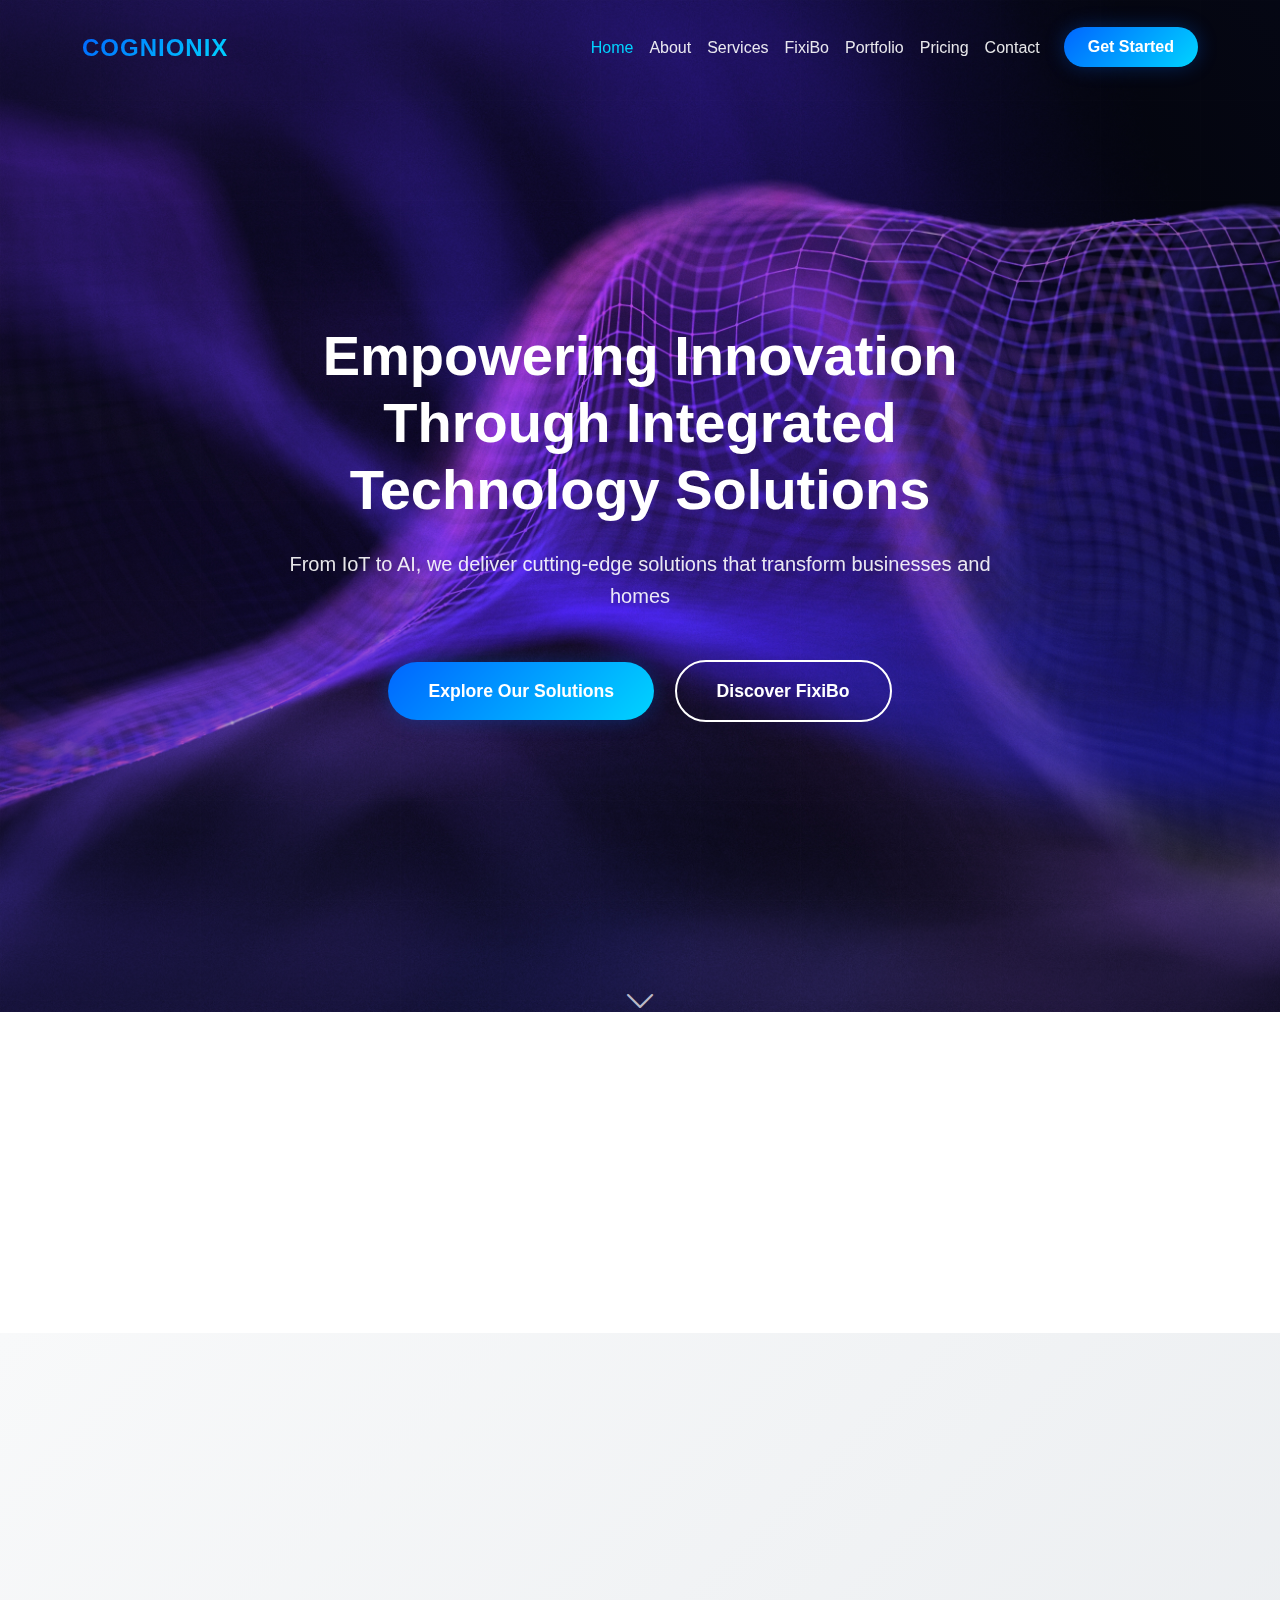
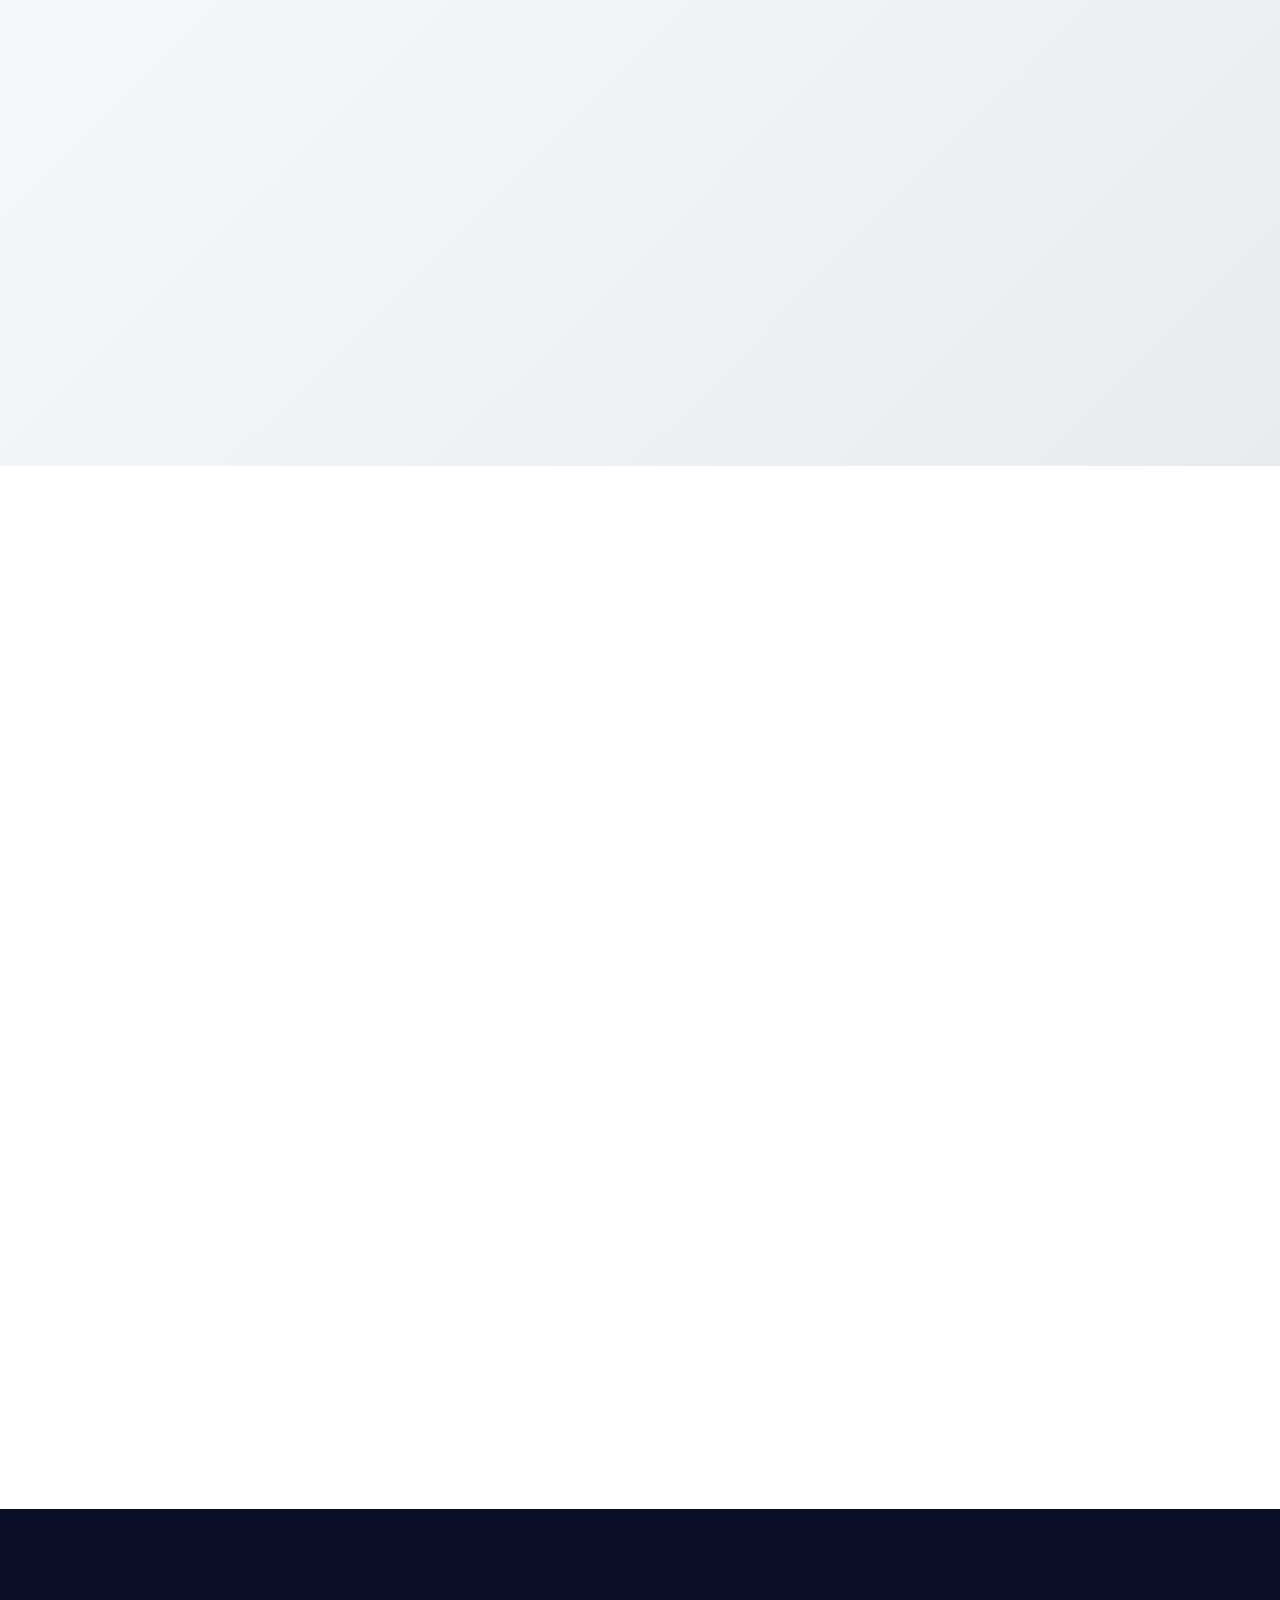
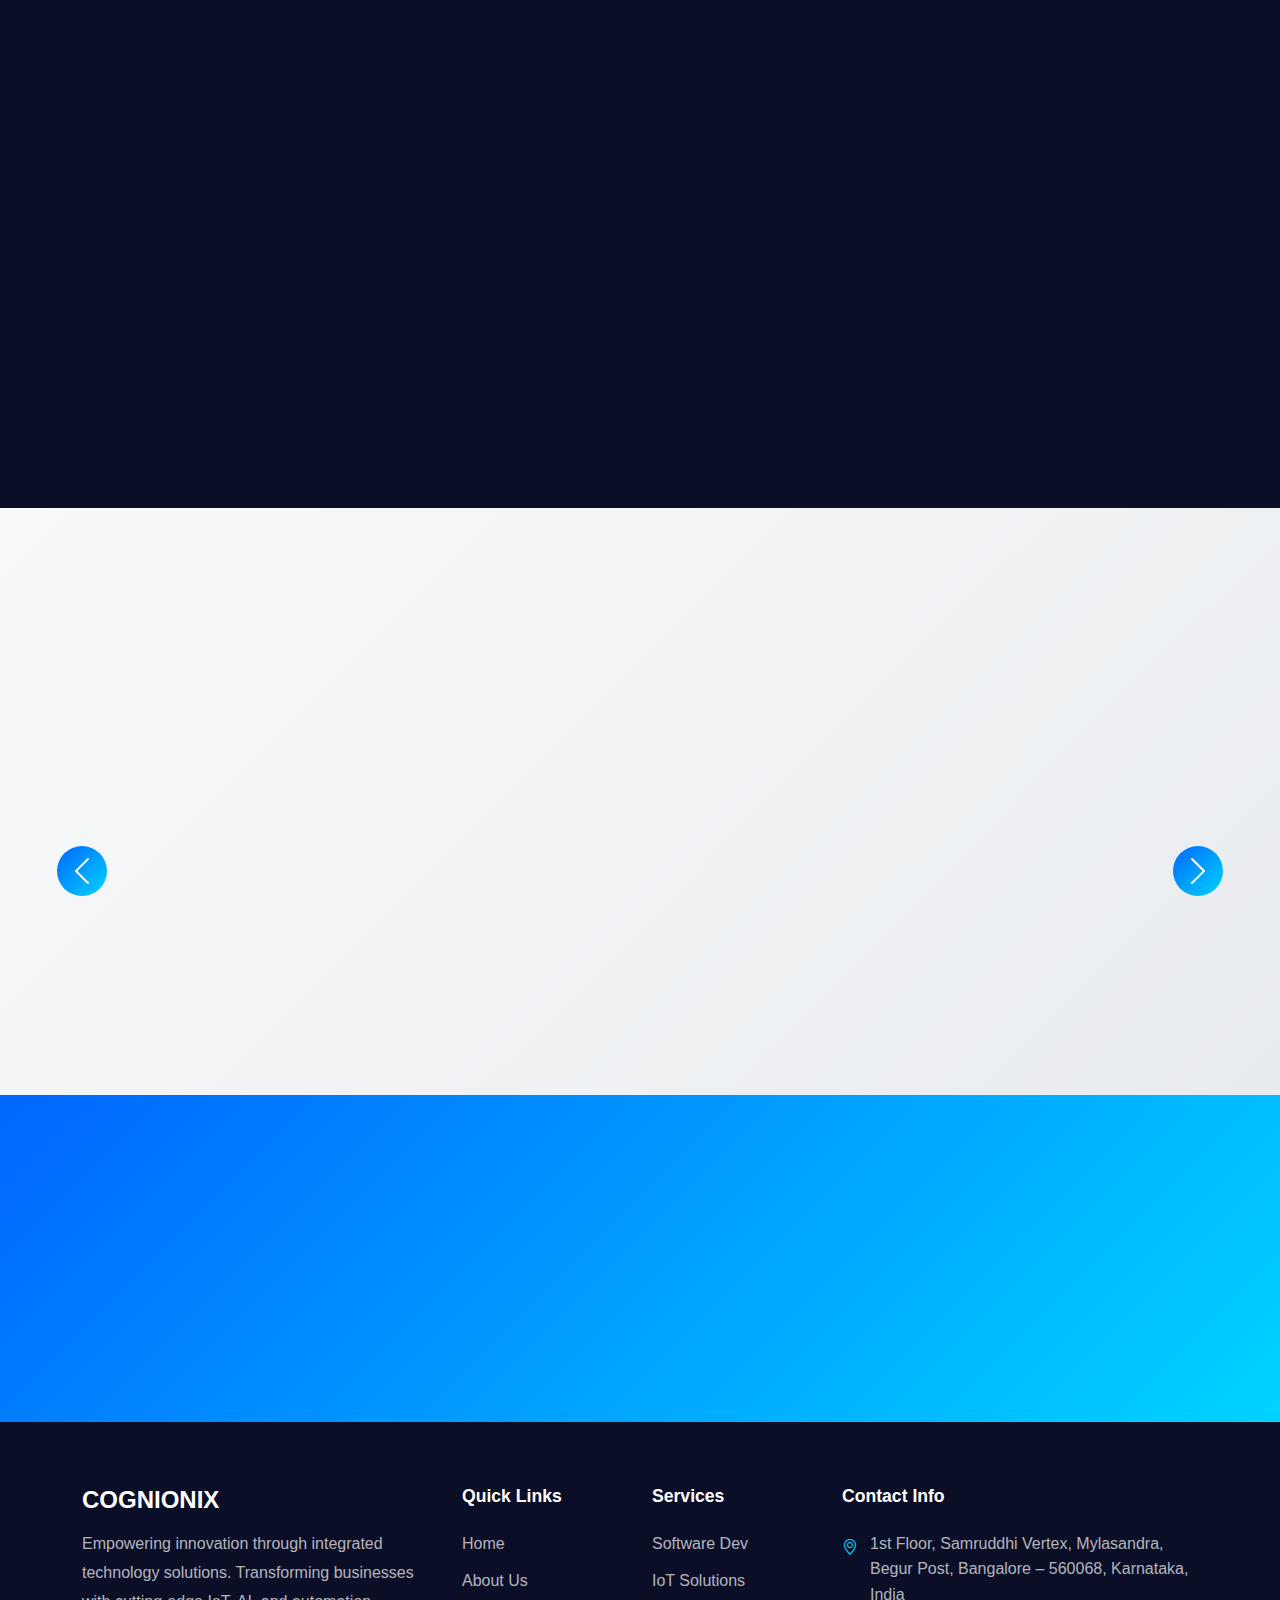
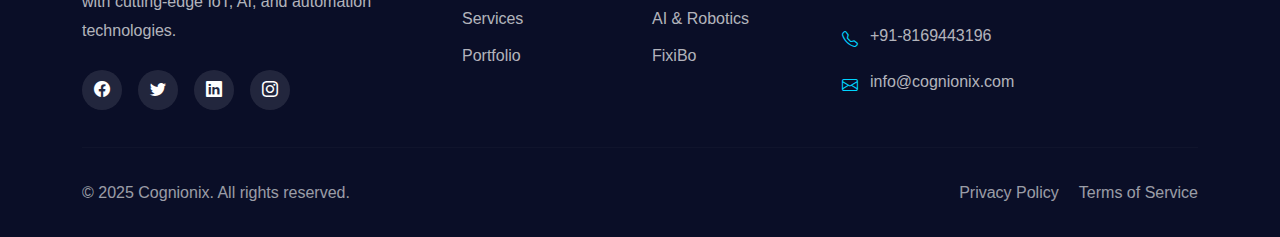
<file: index.html>
<!DOCTYPE html>
<html lang="en">
<head>
    <meta charset="UTF-8">
    <meta name="viewport" content="width=device-width, initial-scale=1.0">
    <meta name="description" content="Cognionix - Empowering Innovation Through Integrated Technology Solutions. From IoT to AI, we deliver cutting-edge solutions that transform businesses and homes.">
    <meta name="keywords" content="IoT, AI, Robotics, Home Automation, Software Development, Electronic Security, FixiBo">
    <meta property="og:title" content="Cognionix - Integrated Technology Solutions">
    <meta property="og:description" content="Empowering Innovation Through Integrated Technology Solutions">
    <meta property="og:type" content="website">
    <meta property="og:url" content="https://cognionix.com">
    <title>Cognionix - Integrated Technology Solutions</title>

    <!-- Bootstrap CSS -->
    <link href="https://cdn.jsdelivr.net/npm/bootstrap@5.3.2/dist/css/bootstrap.min.css" rel="stylesheet">
    <!-- Bootstrap Icons -->
    <link rel="stylesheet" href="https://cdn.jsdelivr.net/npm/bootstrap-icons@1.11.1/font/bootstrap-icons.css">
    <!-- AOS Animation Library -->
    <link href="https://unpkg.com/aos@2.3.1/dist/aos.css" rel="stylesheet">
    <!-- Custom CSS -->
    <link rel="stylesheet" href="css/styles.css">
    <!-- Chatbot CSS -->
    <link rel="stylesheet" href="css/chatbot.css">
</head>
<body>
    <!-- Navigation -->
    <nav class="navbar navbar-expand-lg navbar-dark fixed-top" id="mainNav">
        <div class="container">
            <a class="navbar-brand" href="index.html">
                <span class="brand-text">COGNIONIX</span>
            </a>
            <button class="navbar-toggler" type="button" data-bs-toggle="collapse" data-bs-target="#navbarNav">
                <span class="navbar-toggler-icon"></span>
            </button>
            <div class="collapse navbar-collapse" id="navbarNav">
                <ul class="navbar-nav ms-auto">
                    <li class="nav-item">
                        <a class="nav-link active" href="index.html">Home</a>
                    </li>
                    <li class="nav-item">
                        <a class="nav-link" href="about.html">About</a>
                    </li>
                    <li class="nav-item">
                        <a class="nav-link" href="services.html">Services</a>
                    </li>
                    <li class="nav-item">
                        <a class="nav-link" href="fixibo.html">FixiBo</a>
                    </li>
                    <li class="nav-item">
                        <a class="nav-link" href="portfolio.html">Portfolio</a>
                    </li>
                    <li class="nav-item">
                        <a class="nav-link" href="pricing.html">Pricing</a>
                    </li>
                    <li class="nav-item">
                        <a class="nav-link" href="contact.html">Contact</a>
                    </li>
                    <li class="nav-item">
                        <a class="btn btn-primary ms-lg-3" href="contact.html">Get Started</a>
                    </li>
                </ul>
            </div>
        </div>
    </nav>

    <!-- Hero Section -->
    <section class="hero-section" id="home">
        <div class="hero-overlay"></div>
        <div class="container">
            <div class="row align-items-center min-vh-100">
                <div class="col-lg-8 mx-auto text-center" data-aos="fade-up">
                    <h1 class="hero-title mb-4">Empowering Innovation Through Integrated Technology Solutions</h1>
                    <p class="hero-subtitle mb-5">From IoT to AI, we deliver cutting-edge solutions that transform businesses and homes</p>
                    <div class="hero-buttons">
                        <a href="services.html" class="btn btn-primary btn-lg me-3 mb-3">Explore Our Solutions</a>
                        <a href="fixibo.html" class="btn btn-outline-light btn-lg mb-3">Discover FixiBo</a>
                    </div>
                </div>
            </div>
        </div>
        <!-- Scroll Indicator -->
        <div class="scroll-indicator">
            <i class="bi bi-chevron-down"></i>
        </div>
    </section>

    <!-- Stats Bar -->
    <section class="stats-section">
        <div class="container">
            <div class="row g-4">
                <div class="col-6 col-md-3" data-aos="fade-up" data-aos-delay="100">
                    <div class="stat-card">
                        <div class="stat-icon">
                            <i class="bi bi-calendar-check"></i>
                        </div>
                        <h3 class="stat-number" data-target="7">0</h3>
                        <p class="stat-label">Years Experience</p>
                    </div>
                </div>
                <div class="col-6 col-md-3" data-aos="fade-up" data-aos-delay="200">
                    <div class="stat-card">
                        <div class="stat-icon">
                            <i class="bi bi-people"></i>
                        </div>
                        <h3 class="stat-number" data-target="5000">0</h3>
                        <p class="stat-label">Happy Clients</p>
                    </div>
                </div>
                <div class="col-6 col-md-3" data-aos="fade-up" data-aos-delay="300">
                    <div class="stat-card">
                        <div class="stat-icon">
                            <i class="bi bi-lightning"></i>
                        </div>
                        <h3 class="stat-number" data-target="99.9">0</h3>
                        <p class="stat-label">% Uptime</p>
                    </div>
                </div>
                <div class="col-6 col-md-3" data-aos="fade-up" data-aos-delay="400">
                    <div class="stat-card">
                        <div class="stat-icon">
                            <i class="bi bi-headset"></i>
                        </div>
                        <h3 class="stat-number">24/7</h3>
                        <p class="stat-label">Support</p>
                    </div>
                </div>
            </div>
        </div>
    </section>

    <!-- FixiBo Featured Section -->
    <section class="fixibo-featured py-5">
        <div class="container">
            <div class="row align-items-center">
                <div class="col-lg-6 mb-4 mb-lg-0" data-aos="fade-right">
                    <div class="feature-badge mb-3">
                        <i class="bi bi-star-fill"></i> Featured Product
                    </div>
                    <h2 class="section-title mb-4">Introducing FixiBo: Revolutionary Service Management</h2>
                    <p class="lead mb-4">One Platform. All Your Services. FixiBo unifies service management across all your product brands and companies.</p>

                    <div class="feature-list">
                        <div class="feature-item mb-4">
                            <div class="feature-icon">
                                <i class="bi bi-person-check"></i>
                            </div>
                            <div class="feature-content">
                                <h5>Single Sign-On</h5>
                                <p>Customers access all brands with one login</p>
                            </div>
                        </div>
                        <div class="feature-item mb-4">
                            <div class="feature-icon">
                                <i class="bi bi-speedometer2"></i>
                            </div>
                            <div class="feature-content">
                                <h5>Comprehensive Dashboard</h5>
                                <p>Complete visibility for companies</p>
                            </div>
                        </div>
                        <div class="feature-item mb-4">
                            <div class="feature-icon">
                                <i class="bi bi-phone"></i>
                            </div>
                            <div class="feature-content">
                                <h5>Mobile-First Engineer Portal</h5>
                                <p>On-the-go service management</p>
                            </div>
                        </div>
                    </div>

                    <a href="fixibo.html" class="btn btn-primary btn-lg">Learn More About FixiBo <i class="bi bi-arrow-right ms-2"></i></a>
                </div>
                <div class="col-lg-6" data-aos="fade-left">
                    <div class="fixibo-image-placeholder">
                        <img src="images/fixibo/fixibo.svg" alt="FixiBo Dashboard" class="img-fluid">
                    </div>
                </div>
            </div>
        </div>
    </section>

    <!-- Services Section -->
    <section class="services-section py-5">
        <div class="container">
            <div class="text-center mb-5" data-aos="fade-up">
                <h2 class="section-title">Our Services</h2>
                <p class="section-subtitle">Comprehensive technology solutions tailored to your needs</p>
            </div>

            <div class="row g-4">
                <!-- Service 1 -->
                <div class="col-md-6 col-lg-3" data-aos="fade-up" data-aos-delay="100">
                    <div class="service-card">
                        <div class="service-icon">
                            <i class="bi bi-code-slash"></i>
                        </div>
                        <h4>Custom Software Development</h4>
                        <p>Tailored applications designed to meet your unique business requirements</p>
                        <a href="services.html#software" class="service-link">Learn More <i class="bi bi-arrow-right"></i></a>
                    </div>
                </div>

                <!-- Service 2 -->
                <div class="col-md-6 col-lg-3" data-aos="fade-up" data-aos-delay="200">
                    <div class="service-card">
                        <div class="service-icon">
                            <i class="bi bi-shield-check"></i>
                        </div>
                        <h4>Electronic Security</h4>
                        <p>Advanced surveillance and security systems for complete protection</p>
                        <a href="services.html#security" class="service-link">Learn More <i class="bi bi-arrow-right"></i></a>
                    </div>
                </div>

                <!-- Service 3 -->
                <div class="col-md-6 col-lg-3" data-aos="fade-up" data-aos-delay="300">
                    <div class="service-card">
                        <div class="service-icon">
                            <i class="bi bi-house-gear"></i>
                        </div>
                        <h4>Home Automation</h4>
                        <p>Smart solutions for intelligent living spaces and comfort</p>
                        <a href="services.html#home-automation" class="service-link">Learn More <i class="bi bi-arrow-right"></i></a>
                    </div>
                </div>

                <!-- Service 4 -->
                <div class="col-md-6 col-lg-3" data-aos="fade-up" data-aos-delay="400">
                    <div class="service-card">
                        <div class="service-icon">
                            <i class="bi bi-ev-front"></i>
                        </div>
                        <h4>Electric Vehicle Solutions</h4>
                        <p>Comprehensive EV infrastructure and management systems</p>
                        <a href="services.html#ev" class="service-link">Learn More <i class="bi bi-arrow-right"></i></a>
                    </div>
                </div>

                <!-- Service 5 -->
                <div class="col-md-6 col-lg-3" data-aos="fade-up" data-aos-delay="500">
                    <div class="service-card">
                        <div class="service-icon">
                            <i class="bi bi-diagram-3"></i>
                        </div>
                        <h4>Internet of Things</h4>
                        <p>Connected device solutions for industrial and consumer applications</p>
                        <a href="services.html#iot" class="service-link">Learn More <i class="bi bi-arrow-right"></i></a>
                    </div>
                </div>

                <!-- Service 6 -->
                <div class="col-md-6 col-lg-3" data-aos="fade-up" data-aos-delay="600">
                    <div class="service-card">
                        <div class="service-icon">
                            <i class="bi bi-robot"></i>
                        </div>
                        <h4>AI & Robotics</h4>
                        <p>Intelligent automation and machine learning solutions</p>
                        <a href="services.html#ai" class="service-link">Learn More <i class="bi bi-arrow-right"></i></a>
                    </div>
                </div>

                <!-- Service 7 -->
                <div class="col-md-6 col-lg-3" data-aos="fade-up" data-aos-delay="700">
                    <div class="service-card">
                        <div class="service-icon">
                            <i class="bi bi-fire"></i>
                        </div>
                        <h4>Kitchen Automation</h4>
                        <p>Smart commercial and residential kitchen solutions</p>
                        <a href="services.html#kitchen" class="service-link">Learn More <i class="bi bi-arrow-right"></i></a>
                    </div>
                </div>

                <!-- Service 8 -->
                <div class="col-md-6 col-lg-3" data-aos="fade-up" data-aos-delay="800">
                    <div class="service-card">
                        <div class="service-icon">
                            <i class="bi bi-phone"></i>
                        </div>
                        <h4>Mobile & Web Apps</h4>
                        <p>Cross-platform applications for modern businesses</p>
                        <a href="services.html#apps" class="service-link">Learn More <i class="bi bi-arrow-right"></i></a>
                    </div>
                </div>
            </div>
        </div>
    </section>

    <!-- Why Choose Us Section -->
    <section class="why-choose-section py-5">
        <div class="container">
            <div class="text-center mb-5" data-aos="fade-up">
                <h2 class="section-title">Why Choose Cognionix</h2>
                <p class="section-subtitle">What sets us apart in the technology landscape</p>
            </div>

            <div class="row g-4">
                <div class="col-md-6 col-lg-3" data-aos="zoom-in" data-aos-delay="100">
                    <div class="why-card">
                        <div class="why-icon">
                            <i class="bi bi-lightbulb"></i>
                        </div>
                        <h4>Cutting-Edge Innovation</h4>
                        <p>We stay ahead of technology trends to deliver future-ready solutions</p>
                    </div>
                </div>

                <div class="col-md-6 col-lg-3" data-aos="zoom-in" data-aos-delay="200">
                    <div class="why-card">
                        <div class="why-icon">
                            <i class="bi bi-heart"></i>
                        </div>
                        <h4>Client-Centric Approach</h4>
                        <p>Your success is our priority, with solutions tailored to your goals</p>
                    </div>
                </div>

                <div class="col-md-6 col-lg-3" data-aos="zoom-in" data-aos-delay="300">
                    <div class="why-card">
                        <div class="why-icon">
                            <i class="bi bi-gear"></i>
                        </div>
                        <h4>Comprehensive Expertise</h4>
                        <p>End-to-end solutions across multiple technology domains</p>
                    </div>
                </div>

                <div class="col-md-6 col-lg-3" data-aos="zoom-in" data-aos-delay="400">
                    <div class="why-card">
                        <div class="why-icon">
                            <i class="bi bi-shield-check"></i>
                        </div>
                        <h4>Reliable Support</h4>
                        <p>24/7 assistance to ensure your operations run smoothly</p>
                    </div>
                </div>
            </div>
        </div>
    </section>

    <!-- Testimonials Section -->
    <section class="testimonials-section py-5">
        <div class="container">
            <div class="text-center mb-5" data-aos="fade-up">
                <h2 class="section-title">What Our Clients Say</h2>
                <p class="section-subtitle">Trusted by businesses across industries</p>
            </div>

            <div id="testimonialCarousel" class="carousel slide" data-bs-ride="carousel">
                <div class="carousel-inner">
                    <div class="carousel-item active">
                        <div class="row justify-content-center">
                            <div class="col-lg-8">
                                <div class="testimonial-card" data-aos="fade-up">
                                    <div class="quote-icon">
                                        <i class="bi bi-quote"></i>
                                    </div>
                                    <p class="testimonial-text">"Cognionix transformed our industrial operations with their IoT solutions. Their expertise and dedication to our project exceeded all expectations."</p>
                                    <div class="testimonial-author">
                                        <h5>Ratnesh Dubey</h5>
                                        <p>CEO, Acierex Industries Pvt. Ltd.</p>
                                    </div>
                                </div>
                            </div>
                        </div>
                    </div>

                    <div class="carousel-item">
                        <div class="row justify-content-center">
                            <div class="col-lg-8">
                                <div class="testimonial-card" data-aos="fade-up">
                                    <div class="quote-icon">
                                        <i class="bi bi-quote"></i>
                                    </div>
                                    <p class="testimonial-text">"The home automation system they installed has completely changed how we live. Everything is seamlessly connected and easy to control."</p>
                                    <div class="testimonial-author">
                                        <h5>Vipin Singh</h5>
                                        <p>Home Owner</p>
                                    </div>
                                </div>
                            </div>
                        </div>
                    </div>

                    <div class="carousel-item">
                        <div class="row justify-content-center">
                            <div class="col-lg-8">
                                <div class="testimonial-card" data-aos="fade-up">
                                    <div class="quote-icon">
                                        <i class="bi bi-quote"></i>
                                    </div>
                                    <p class="testimonial-text">"Outstanding service and technical expertise. Their team delivered a robust security solution that has greatly enhanced our facility's safety."</p>
                                    <div class="testimonial-author">
                                        <h5>Mohammad Zafar</h5>
                                        <p>Managing Director, Indian Carpet Industries</p>
                                    </div>
                                </div>
                            </div>
                        </div>
                    </div>

                    <div class="carousel-item">
                        <div class="row justify-content-center">
                            <div class="col-lg-8">
                                <div class="testimonial-card" data-aos="fade-up">
                                    <div class="quote-icon">
                                        <i class="bi bi-quote"></i>
                                    </div>
                                    <p class="testimonial-text">"Cognionix provided us with a comprehensive automation solution that streamlined our operations and significantly improved efficiency."</p>
                                    <div class="testimonial-author">
                                        <h5>Ravindra Maurya</h5>
                                        <p>Founder, Sarvotech Industries Pvt. Ltd.</p>
                                    </div>
                                </div>
                            </div>
                        </div>
                    </div>
                </div>

                <button class="carousel-control-prev" type="button" data-bs-target="#testimonialCarousel" data-bs-slide="prev">
                    <span class="carousel-control-prev-icon" aria-hidden="true"></span>
                    <span class="visually-hidden">Previous</span>
                </button>
                <button class="carousel-control-next" type="button" data-bs-target="#testimonialCarousel" data-bs-slide="next">
                    <span class="carousel-control-next-icon" aria-hidden="true"></span>
                    <span class="visually-hidden">Next</span>
                </button>
            </div>
        </div>
    </section>

    <!-- CTA Section -->
    <section class="cta-section py-5">
        <div class="container">
            <div class="row justify-content-center">
                <div class="col-lg-8 text-center" data-aos="zoom-in">
                    <h2 class="mb-4">Ready to Transform Your Business?</h2>
                    <p class="lead mb-5">Let's discuss how our innovative solutions can help you achieve your goals</p>
                    <a href="contact.html" class="btn btn-light btn-lg me-3 mb-3">Contact Us</a>
                    <a href="pricing.html" class="btn btn-outline-light btn-lg mb-3">View Pricing</a>
                </div>
            </div>
        </div>
    </section>

    <!-- Footer -->
    <footer class="footer">
        <div class="container">
            <div class="row g-4">
                <div class="col-lg-4 mb-4 mb-lg-0">
                    <h3 class="footer-brand mb-3">COGNIONIX</h3>
                    <p class="footer-text">Empowering innovation through integrated technology solutions. Transforming businesses with cutting-edge IoT, AI, and automation technologies.</p>
                    <div class="social-links mt-4">
                        <a href="#" class="social-link"><i class="bi bi-facebook"></i></a>
                        <a href="#" class="social-link"><i class="bi bi-twitter"></i></a>
                        <a href="#" class="social-link"><i class="bi bi-linkedin"></i></a>
                        <a href="#" class="social-link"><i class="bi bi-instagram"></i></a>
                    </div>
                </div>

                <div class="col-lg-2 col-md-6">
                    <h5 class="footer-title">Quick Links</h5>
                    <ul class="footer-links">
                        <li><a href="index.html">Home</a></li>
                        <li><a href="about.html">About Us</a></li>
                        <li><a href="services.html">Services</a></li>
                        <li><a href="portfolio.html">Portfolio</a></li>
                    </ul>
                </div>

                <div class="col-lg-2 col-md-6">
                    <h5 class="footer-title">Services</h5>
                    <ul class="footer-links">
                        <li><a href="services.html#software">Software Dev</a></li>
                        <li><a href="services.html#iot">IoT Solutions</a></li>
                        <li><a href="services.html#ai">AI & Robotics</a></li>
                        <li><a href="fixibo.html">FixiBo</a></li>
                    </ul>
                </div>

                <div class="col-lg-4 col-md-12">
                    <h5 class="footer-title">Contact Info</h5>
                    <ul class="footer-contact">
                        <li><i class="bi bi-geo-alt"></i> 1st Floor, Samruddhi Vertex, Mylasandra, Begur Post, Bangalore – 560068, Karnataka, India</li>
                        <li><i class="bi bi-telephone"></i> +91-8169443196</li>
                        <li><i class="bi bi-envelope"></i> info@cognionix.com</li>
                    </ul>
                </div>
            </div>

            <hr class="footer-divider">

            <div class="row">
                <div class="col-md-6 text-center text-md-start">
                    <p class="copyright">&copy; 2025 Cognionix. All rights reserved.</p>
                </div>
                <div class="col-md-6 text-center text-md-end">
                    <a href="#" class="footer-link me-3">Privacy Policy</a>
                    <a href="#" class="footer-link">Terms of Service</a>
                </div>
            </div>
        </div>
    </footer>

    <!-- Back to Top Button -->
    <button id="backToTop" class="back-to-top">
        <i class="bi bi-arrow-up"></i>
    </button>

    <!-- Bootstrap JS -->
    <script src="https://cdn.jsdelivr.net/npm/bootstrap@5.3.2/dist/js/bootstrap.bundle.min.js"></script>
    <!-- AOS Animation -->
    <script src="https://unpkg.com/aos@2.3.1/dist/aos.js"></script>
    <!-- Custom JS -->
    <script src="js/main.js"></script>
    <!-- Chatbot JS -->
    <script src="js/chatbot.js"></script>
</body>
</html>
</file>
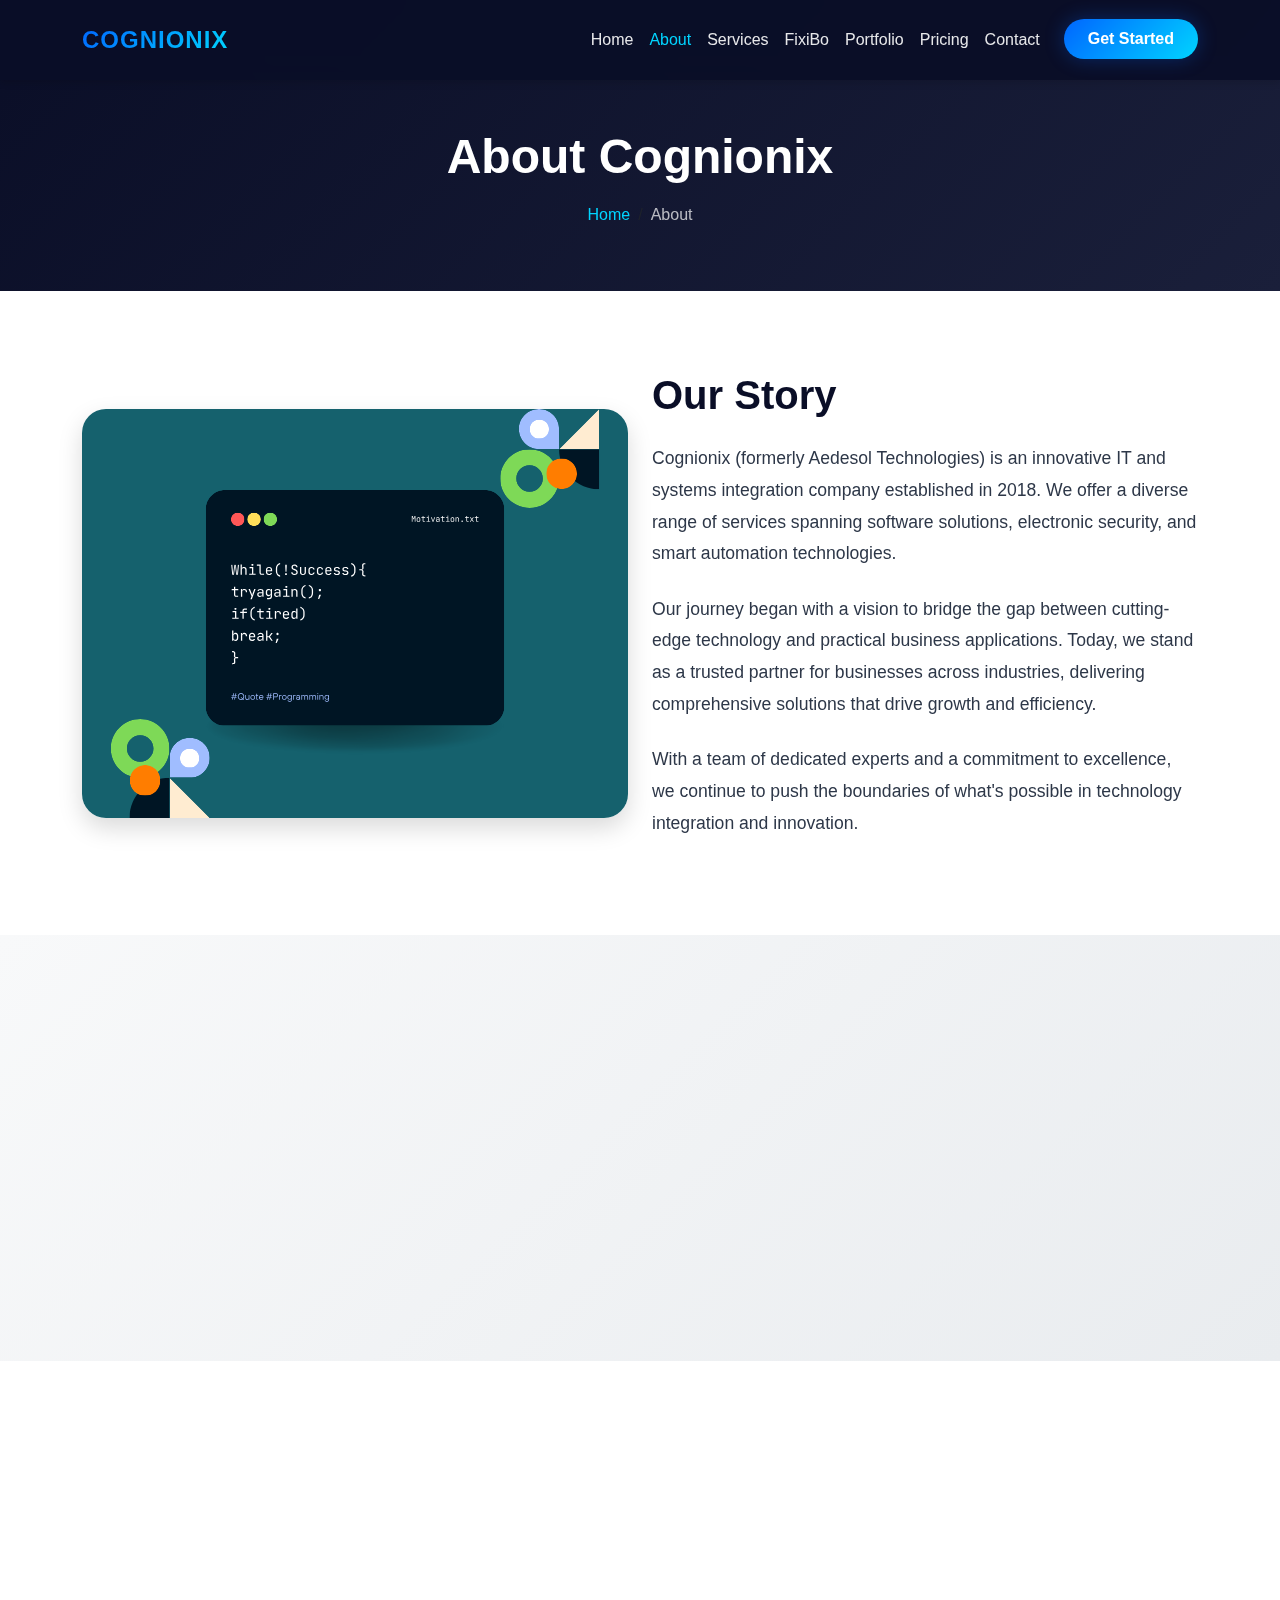
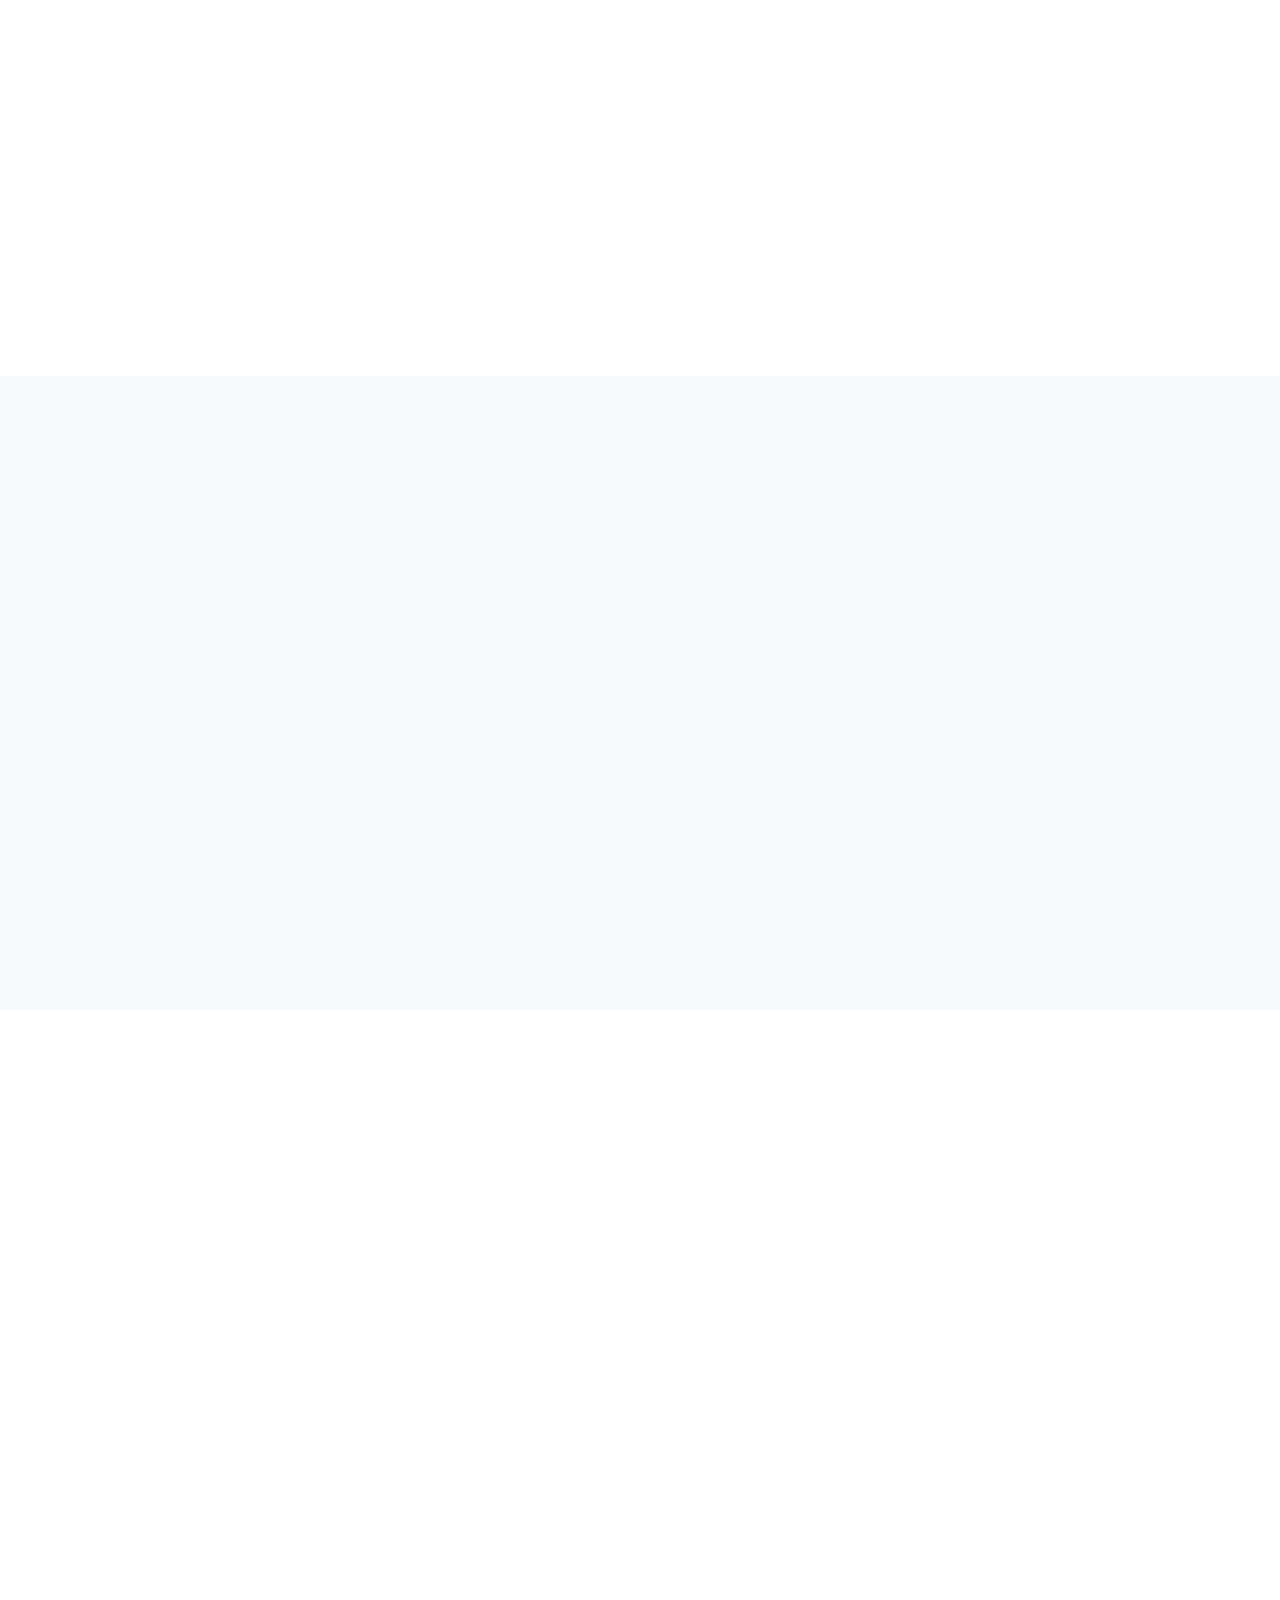
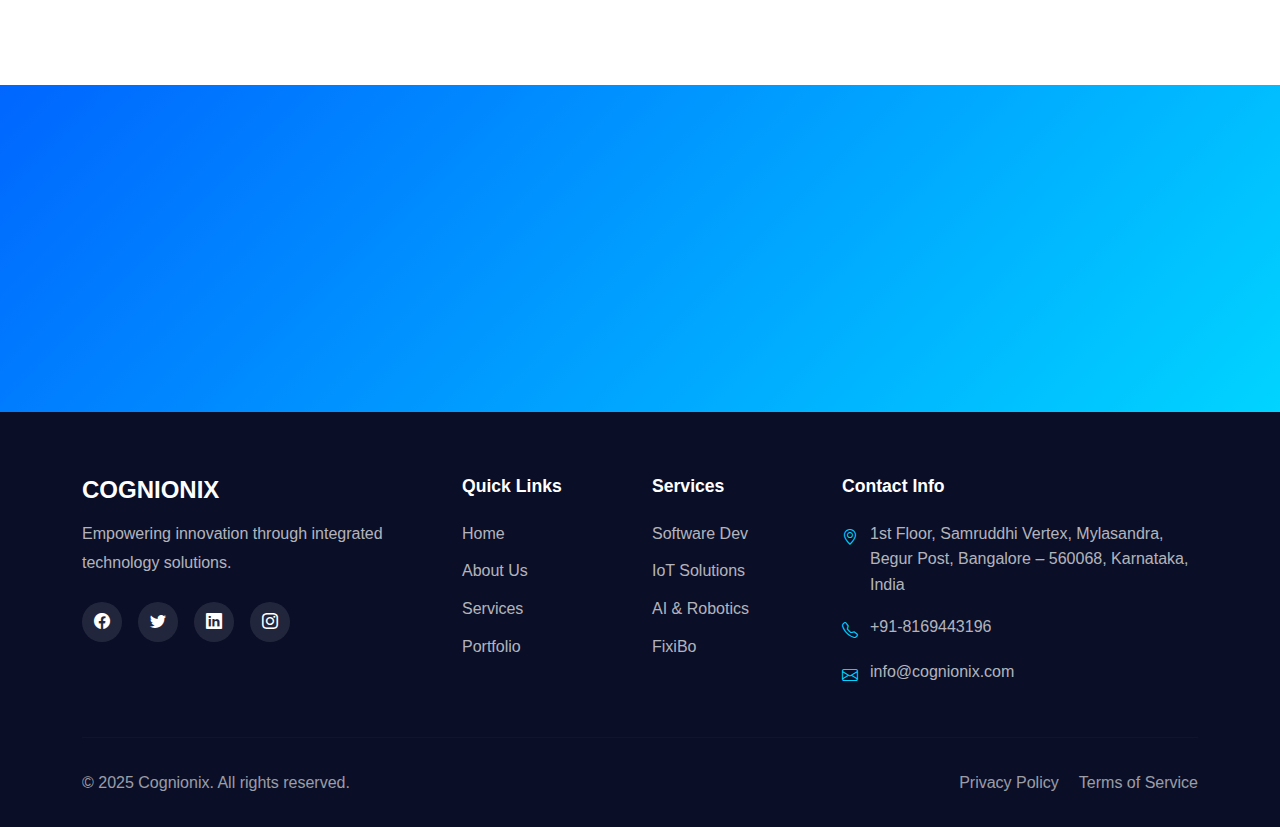
<file: about.html>
<!DOCTYPE html>
<html lang="en">
<head>
    <meta charset="UTF-8">
    <meta name="viewport" content="width=device-width, initial-scale=1.0">
    <meta name="description" content="Learn about Cognionix - Our story, mission, and team of technology experts delivering innovative solutions.">
    <title>About Us - Cognionix</title>

    <link href="https://cdn.jsdelivr.net/npm/bootstrap@5.3.2/dist/css/bootstrap.min.css" rel="stylesheet">
    <link rel="stylesheet" href="https://cdn.jsdelivr.net/npm/bootstrap-icons@1.11.1/font/bootstrap-icons.css">
    <link href="https://unpkg.com/aos@2.3.1/dist/aos.css" rel="stylesheet">
    <link rel="stylesheet" href="css/styles.css">
</head>
<body>
    <!-- Navigation -->
    <nav class="navbar navbar-expand-lg navbar-dark fixed-top scrolled" id="mainNav">
        <div class="container">
            <a class="navbar-brand" href="index.html">
                <span class="brand-text">COGNIONIX</span>
            </a>
            <button class="navbar-toggler" type="button" data-bs-toggle="collapse" data-bs-target="#navbarNav">
                <span class="navbar-toggler-icon"></span>
            </button>
            <div class="collapse navbar-collapse" id="navbarNav">
                <ul class="navbar-nav ms-auto">
                    <li class="nav-item"><a class="nav-link" href="index.html">Home</a></li>
                    <li class="nav-item"><a class="nav-link active" href="about.html">About</a></li>
                    <li class="nav-item"><a class="nav-link" href="services.html">Services</a></li>
                    <li class="nav-item"><a class="nav-link" href="fixibo.html">FixiBo</a></li>
                    <li class="nav-item"><a class="nav-link" href="portfolio.html">Portfolio</a></li>
                    <li class="nav-item"><a class="nav-link" href="pricing.html">Pricing</a></li>
                    <li class="nav-item"><a class="nav-link" href="contact.html">Contact</a></li>
                    <li class="nav-item"><a class="btn btn-primary ms-lg-3" href="contact.html">Get Started</a></li>
                </ul>
            </div>
        </div>
    </nav>

    <!-- Page Header -->
    <section class="page-header">
        <div class="container">
            <h1 data-aos="fade-up">About Cognionix</h1>
            <nav aria-label="breadcrumb" data-aos="fade-up" data-aos-delay="100">
                <ol class="breadcrumb">
                    <li class="breadcrumb-item"><a href="index.html">Home</a></li>
                    <li class="breadcrumb-item active">About</li>
                </ol>
            </nav>
        </div>
    </section>

    <!-- Company Story -->
    <section class="company-story">
        <div class="container">
            <div class="row align-items-center">
                <div class="col-lg-6 mb-4 mb-lg-0" data-aos="fade-right">
                    <div class="fixibo-image-placeholder">
                        <img src="images/about/company_profile.svg" alt="Company Image" class="img-fluid">
                    </div>
                </div>
                <div class="col-lg-6" data-aos="fade-left">
                    <h2 class="section-title mb-4">Our Story</h2>
                    <div class="story-content">
                        <p class="mb-4">Cognionix (formerly Aedesol Technologies) is an innovative IT and systems integration company established in 2018. We offer a diverse range of services spanning software solutions, electronic security, and smart automation technologies.</p>

                        <p class="mb-4">Our journey began with a vision to bridge the gap between cutting-edge technology and practical business applications. Today, we stand as a trusted partner for businesses across industries, delivering comprehensive solutions that drive growth and efficiency.</p>

                        <p>With a team of dedicated experts and a commitment to excellence, we continue to push the boundaries of what's possible in technology integration and innovation.</p>
                    </div>
                </div>
            </div>
        </div>
    </section>

    <!-- Mission & Vision -->
    <section class="py-5" style="background: linear-gradient(135deg, #f8f9fa 0%, #e9ecef 100%);">
        <div class="container">
            <div class="row g-4">
                <div class="col-md-6" data-aos="zoom-in">
                    <div class="why-card" style="background: white;">
                        <div class="why-icon">
                            <i class="bi bi-bullseye"></i>
                        </div>
                        <h3 style="color: var(--dark);">Our Mission</h3>
                        <p style="color: var(--gray-dark);">To empower businesses and individuals with innovative technology solutions that enhance productivity, security, and quality of life through seamless integration of IoT, AI, and automation technologies.</p>
                    </div>
                </div>
                <div class="col-md-6" data-aos="zoom-in" data-aos-delay="200">
                    <div class="why-card" style="background: white;">
                        <div class="why-icon">
                            <i class="bi bi-eye"></i>
                        </div>
                        <h3 style="color: var(--dark);">Our Vision</h3>
                        <p style="color: var(--gray-dark);">To be the leading technology partner recognized for transforming industries through cutting-edge solutions, fostering innovation, and creating a smarter, more connected world.</p>
                    </div>
                </div>
            </div>
        </div>
    </section>

    <!-- Core Values -->
    <section class="py-5">
        <div class="container">
            <div class="text-center mb-5" data-aos="fade-up">
                <h2 class="section-title">Our Core Values</h2>
                <p class="section-subtitle">The principles that guide everything we do</p>
            </div>

            <div class="row g-4">
                <div class="col-md-6 col-lg-3" data-aos="fade-up" data-aos-delay="100">
                    <div class="service-card text-center">
                        <div class="service-icon mx-auto">
                            <i class="bi bi-lightbulb"></i>
                        </div>
                        <h4>Innovation</h4>
                        <p>Continuously exploring new technologies and methodologies to deliver cutting-edge solutions</p>
                    </div>
                </div>

                <div class="col-md-6 col-lg-3" data-aos="fade-up" data-aos-delay="200">
                    <div class="service-card text-center">
                        <div class="service-icon mx-auto">
                            <i class="bi bi-shield-check"></i>
                        </div>
                        <h4>Integrity</h4>
                        <p>Maintaining transparency, honesty, and ethical practices in all our business relationships</p>
                    </div>
                </div>

                <div class="col-md-6 col-lg-3" data-aos="fade-up" data-aos-delay="300">
                    <div class="service-card text-center">
                        <div class="service-icon mx-auto">
                            <i class="bi bi-award"></i>
                        </div>
                        <h4>Excellence</h4>
                        <p>Striving for the highest quality standards in every project we undertake</p>
                    </div>
                </div>

                <div class="col-md-6 col-lg-3" data-aos="fade-up" data-aos-delay="400">
                    <div class="service-card text-center">
                        <div class="service-icon mx-auto">
                            <i class="bi bi-people"></i>
                        </div>
                        <h4>Collaboration</h4>
                        <p>Working closely with clients and partners to achieve shared success</p>
                    </div>
                </div>
            </div>
        </div>
    </section>

    <!-- Expertise Section -->
    <section class="skills-section py-5" style="background: var(--light);">
        <div class="container">
            <div class="row align-items-center">
                <div class="col-lg-6 mb-4 mb-lg-0" data-aos="fade-right">
                    <h2 class="section-title mb-4">Our Expertise</h2>
                    <p class="lead mb-4">With years of experience and a passion for technology, our team delivers exceptional results across multiple domains.</p>

                    <div class="skill-bar">
                        <div class="skill-name">
                            <span>Software Development</span>
                            <span>96%</span>
                        </div>
                        <div class="progress">
                            <div class="progress-bar" role="progressbar" data-width="96" style="width: 0%"></div>
                        </div>
                    </div>

                    <div class="skill-bar">
                        <div class="skill-name">
                            <span>IoT Solutions</span>
                            <span>99%</span>
                        </div>
                        <div class="progress">
                            <div class="progress-bar" role="progressbar" data-width="99" style="width: 0%"></div>
                        </div>
                    </div>

                    <div class="skill-bar">
                        <div class="skill-name">
                            <span>Security Systems</span>
                            <span>93%</span>
                        </div>
                        <div class="progress">
                            <div class="progress-bar" role="progressbar" data-width="93" style="width: 0%"></div>
                        </div>
                    </div>

                    <div class="skill-bar">
                        <div class="skill-name">
                            <span>AI & Robotics</span>
                            <span>90%</span>
                        </div>
                        <div class="progress">
                            <div class="progress-bar" role="progressbar" data-width="90" style="width: 0%"></div>
                        </div>
                    </div>

                    <div class="skill-bar">
                        <div class="skill-name">
                            <span>Home Automation</span>
                            <span>96%</span>
                        </div>
                        <div class="progress">
                            <div class="progress-bar" role="progressbar" data-width="96" style="width: 0%"></div>
                        </div>
                    </div>
                </div>

                <div class="col-lg-6" data-aos="fade-left">
                    <div class="fixibo-image-placeholder">
                        <img src="images/about/expertise.svg" alt="Expertise Visualization" class="img-fluid">
                    </div>
                </div>
            </div>
        </div>
    </section>

    <!-- Team Section -->
    <section class="py-5">
        <div class="container">
            <div class="text-center mb-5" data-aos="fade-up">
                <h2 class="section-title">Meet Our Leadership Team</h2>
                <p class="section-subtitle">Experienced professionals driving innovation and excellence</p>
            </div>

            <div class="row g-4">
                <div class="col-md-6 col-lg-3" data-aos="fade-up" data-aos-delay="100">
                    <div class="team-member">
                        <div class="team-image">
                            <img src="images/about/Raghvendra.png" alt="Raghvendra Pratap Singh" class="img-fluid">
                        </div>
                        <h4>Raghvendra Pratap Singh</h4>
                        <p class="text-muted">Founder & CEO</p>
                        <p>Visionary leader with expertise in technology strategy and business development</p>
                    </div>
                </div>

                <div class="col-md-6 col-lg-3" data-aos="fade-up" data-aos-delay="200">
                    <div class="team-member">
                        <div class="team-image">
                            <img src="images/about/Shaukat.png" alt="Shaukat Siddiqui" class="img-fluid">
                        </div>
                        <h4>Shaukat Siddiqui</h4>
                        <p class="text-muted">Founder & CTO</p>
                        <p>Technical architect specializing in IoT, automation, and systems integration</p>
                    </div>
                </div>

                <div class="col-md-6 col-lg-3" data-aos="fade-up" data-aos-delay="300">
                    <div class="team-member">
                        <div class="team-image">
                            <img src="images/about/Faraz.png" alt="Ahmad Faraz Siddiqui" class="img-fluid">
                        </div>
                        <h4>Ahmad Faraz Siddiqui</h4>
                        <p class="text-muted">Vice President - Marketing</p>
                        <p>Marketing strategist focused on growth and brand development</p>
                    </div>
                </div>

                <div class="col-md-6 col-lg-3" data-aos="fade-up" data-aos-delay="400">
                    <div class="team-member">
                        <div class="team-image">
                            <img src="images/about/Rahul.png" alt="Rahul Mishra" class="img-fluid">
                        </div>
                        <h4>Rahul Mishra</h4>
                        <p class="text-muted">Director - Finance</p>
                        <p>Financial expert ensuring sustainable growth and operational excellence</p>
                    </div>
                </div>
            </div>
        </div>
    </section>

    <!-- CTA Section -->
    <section class="cta-section py-5">
        <div class="container">
            <div class="row justify-content-center">
                <div class="col-lg-8 text-center" data-aos="zoom-in">
                    <h2 class="mb-4">Ready to Work with Us?</h2>
                    <p class="lead mb-5">Let's collaborate to bring your technology vision to life</p>
                    <a href="contact.html" class="btn btn-light btn-lg me-3 mb-3">Get in Touch</a>
                    <a href="services.html" class="btn btn-outline-light btn-lg mb-3">View Services</a>
                </div>
            </div>
        </div>
    </section>

    <!-- Footer -->
    <footer class="footer">
        <div class="container">
            <div class="row g-4">
                <div class="col-lg-4 mb-4 mb-lg-0">
                    <h3 class="footer-brand mb-3">COGNIONIX</h3>
                    <p class="footer-text">Empowering innovation through integrated technology solutions.</p>
                    <div class="social-links mt-4">
                        <a href="#" class="social-link"><i class="bi bi-facebook"></i></a>
                        <a href="#" class="social-link"><i class="bi bi-twitter"></i></a>
                        <a href="#" class="social-link"><i class="bi bi-linkedin"></i></a>
                        <a href="#" class="social-link"><i class="bi bi-instagram"></i></a>
                    </div>
                </div>
                <div class="col-lg-2 col-md-6">
                    <h5 class="footer-title">Quick Links</h5>
                    <ul class="footer-links">
                        <li><a href="index.html">Home</a></li>
                        <li><a href="about.html">About Us</a></li>
                        <li><a href="services.html">Services</a></li>
                        <li><a href="portfolio.html">Portfolio</a></li>
                    </ul>
                </div>
                <div class="col-lg-2 col-md-6">
                    <h5 class="footer-title">Services</h5>
                    <ul class="footer-links">
                        <li><a href="services.html#software">Software Dev</a></li>
                        <li><a href="services.html#iot">IoT Solutions</a></li>
                        <li><a href="services.html#ai">AI & Robotics</a></li>
                        <li><a href="fixibo.html">FixiBo</a></li>
                    </ul>
                </div>
                <div class="col-lg-4 col-md-12">
                    <h5 class="footer-title">Contact Info</h5>
                    <ul class="footer-contact">
                        <li><i class="bi bi-geo-alt"></i> 1st Floor, Samruddhi Vertex, Mylasandra, Begur Post, Bangalore – 560068, Karnataka, India</li>
                        <li><i class="bi bi-telephone"></i> +91-8169443196</li>
                        <li><i class="bi bi-envelope"></i> info@cognionix.com</li>
                    </ul>
                </div>
            </div>
            <hr class="footer-divider">
            <div class="row">
                <div class="col-md-6 text-center text-md-start">
                    <p class="copyright">&copy; 2025 Cognionix. All rights reserved.</p>
                </div>
                <div class="col-md-6 text-center text-md-end">
                    <a href="#" class="footer-link me-3">Privacy Policy</a>
                    <a href="#" class="footer-link">Terms of Service</a>
                </div>
            </div>
        </div>
    </footer>

    <button id="backToTop" class="back-to-top"><i class="bi bi-arrow-up"></i></button>

    <script src="https://cdn.jsdelivr.net/npm/bootstrap@5.3.2/dist/js/bootstrap.bundle.min.js"></script>
    <script src="https://unpkg.com/aos@2.3.1/dist/aos.js"></script>
    <script src="js/main.js"></script>
</body>
</html>
</file>
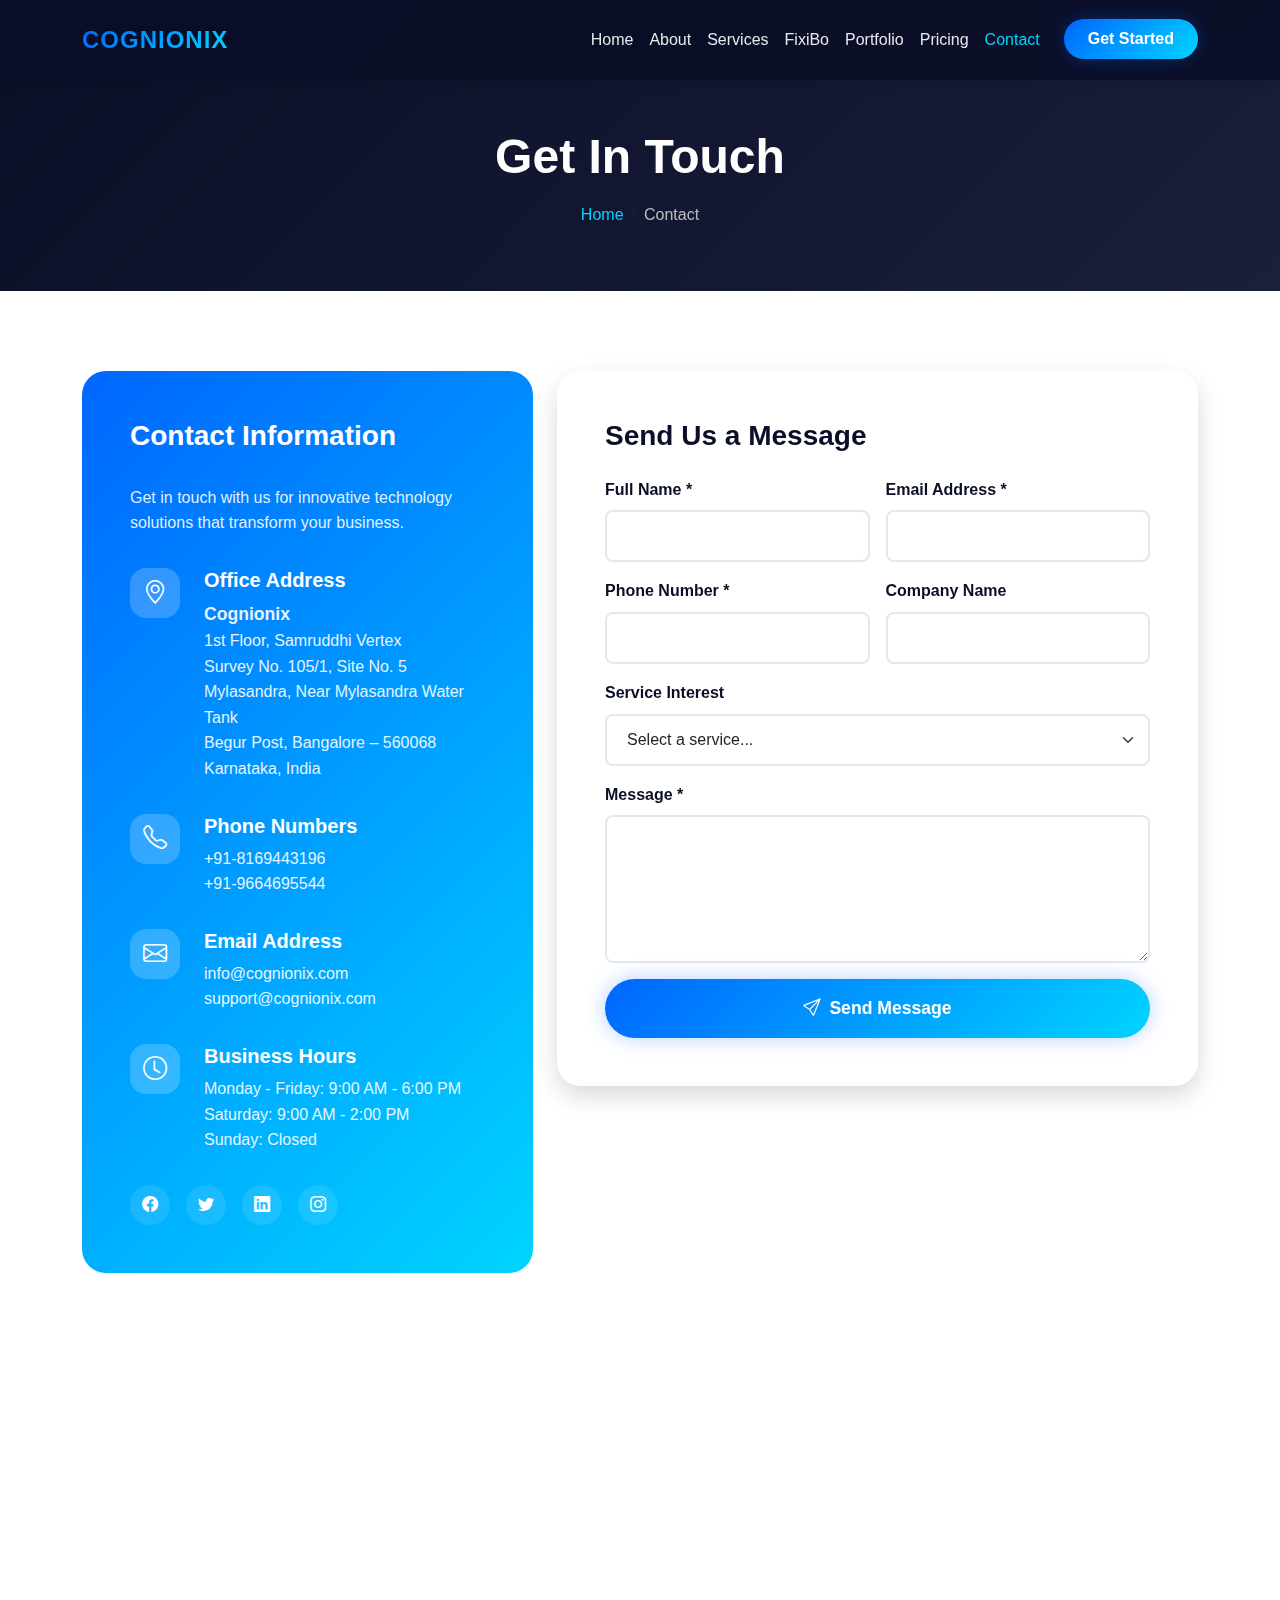
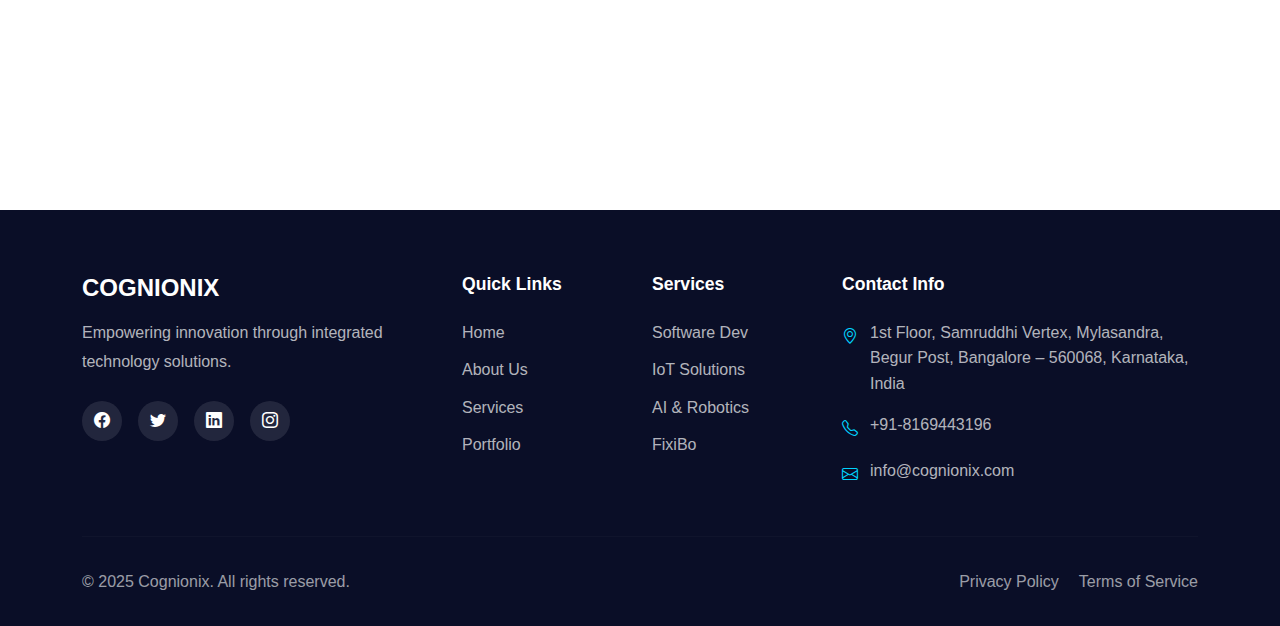
<file: contact.html>
<!DOCTYPE html>
<html lang="en">
<head>
    <meta charset="UTF-8">
    <meta name="viewport" content="width=device-width, initial-scale=1.0">
    <meta name="description" content="Contact Cognionix - Get in touch for technology solutions, FixiBo demos, and project inquiries.">
    <title>Contact Us - Cognionix</title>
    
    <link href="https://cdn.jsdelivr.net/npm/bootstrap@5.3.2/dist/css/bootstrap.min.css" rel="stylesheet">
    <link rel="stylesheet" href="https://cdn.jsdelivr.net/npm/bootstrap-icons@1.11.1/font/bootstrap-icons.css">
    <link href="https://unpkg.com/aos@2.3.1/dist/aos.css" rel="stylesheet">
    <link rel="stylesheet" href="css/styles.css">
</head>
<body>
    <nav class="navbar navbar-expand-lg navbar-dark fixed-top scrolled" id="mainNav">
        <div class="container">
            <a class="navbar-brand" href="index.html"><span class="brand-text">COGNIONIX</span></a>
            <button class="navbar-toggler" type="button" data-bs-toggle="collapse" data-bs-target="#navbarNav">
                <span class="navbar-toggler-icon"></span>
            </button>
            <div class="collapse navbar-collapse" id="navbarNav">
                <ul class="navbar-nav ms-auto">
                    <li class="nav-item"><a class="nav-link" href="index.html">Home</a></li>
                    <li class="nav-item"><a class="nav-link" href="about.html">About</a></li>
                    <li class="nav-item"><a class="nav-link" href="services.html">Services</a></li>
                    <li class="nav-item"><a class="nav-link" href="fixibo.html">FixiBo</a></li>
                    <li class="nav-item"><a class="nav-link" href="portfolio.html">Portfolio</a></li>
                    <li class="nav-item"><a class="nav-link" href="pricing.html">Pricing</a></li>
                    <li class="nav-item"><a class="nav-link active" href="contact.html">Contact</a></li>
                    <li class="nav-item"><a class="btn btn-primary ms-lg-3" href="#contact-form">Get Started</a></li>
                </ul>
            </div>
        </div>
    </nav>

    <section class="page-header">
        <div class="container">
            <h1 data-aos="fade-up">Get In Touch</h1>
            <nav aria-label="breadcrumb" data-aos="fade-up" data-aos-delay="100">
                <ol class="breadcrumb">
                    <li class="breadcrumb-item"><a href="index.html">Home</a></li>
                    <li class="breadcrumb-item active">Contact</li>
                </ol>
            </nav>
        </div>
    </section>

    <section class="contact-section" id="contact-form">
        <div class="container">
            <div class="row g-4">
                <!-- Contact Information -->
                <div class="col-lg-5" data-aos="fade-right">
                    <div class="contact-info-card">
                        <h3>Contact Information</h3>
                        <p style="color: rgba(255,255,255,0.9); margin-bottom: 2rem;">Get in touch with us for innovative technology solutions that transform your business.</p>
                        
                        <div class="contact-item">
                            <div class="contact-icon">
                                <i class="bi bi-geo-alt"></i>
                            </div>
                            <div class="contact-details">
                                <h5>Office Address</h5>
                                <p><strong style="font-weight: 900; font-size: 1.1rem;">Cognionix</strong><br>
                                1st Floor, Samruddhi Vertex<br>
                                Survey No. 105/1, Site No. 5<br>
                                Mylasandra, Near Mylasandra Water Tank<br>
                                Begur Post, Bangalore – 560068<br>
                                Karnataka, India</p>
                            </div>
                        </div>
                        
                        <div class="contact-item">
                            <div class="contact-icon">
                                <i class="bi bi-telephone"></i>
                            </div>
                            <div class="contact-details">
                                <h5>Phone Numbers</h5>
                                <p>+91-8169443196<br>
                                +91-9664695544</p>
                            </div>
                        </div>
                        
                        <div class="contact-item">
                            <div class="contact-icon">
                                <i class="bi bi-envelope"></i>
                            </div>
                            <div class="contact-details">
                                <h5>Email Address</h5>
                                <p>info@cognionix.com<br>
                                support@cognionix.com</p>
                            </div>
                        </div>
                        
                        <div class="contact-item">
                            <div class="contact-icon">
                                <i class="bi bi-clock"></i>
                            </div>
                            <div class="contact-details">
                                <h5>Business Hours</h5>
                                <p>Monday - Friday: 9:00 AM - 6:00 PM<br>
                                Saturday: 9:00 AM - 2:00 PM<br>
                                Sunday: Closed</p>
                            </div>
                        </div>
                        
                        <div class="social-links mt-4">
                            <a href="#" class="social-link"><i class="bi bi-facebook"></i></a>
                            <a href="#" class="social-link"><i class="bi bi-twitter"></i></a>
                            <a href="#" class="social-link"><i class="bi bi-linkedin"></i></a>
                            <a href="#" class="social-link"><i class="bi bi-instagram"></i></a>
                        </div>
                    </div>
                </div>
                
                <!-- Contact Form -->
                <div class="col-lg-7" data-aos="fade-left">
                    <div class="contact-form">
                        <h3 class="mb-4">Send Us a Message</h3>
                        <form id="contactForm">
                            <div class="row g-3">
                                <div class="col-md-6">
                                    <label for="name" class="form-label">Full Name *</label>
                                    <input type="text" class="form-control" id="name" required>
                                </div>
                                <div class="col-md-6">
                                    <label for="email" class="form-label">Email Address *</label>
                                    <input type="email" class="form-control" id="email" required>
                                </div>
                                <div class="col-md-6">
                                    <label for="phone" class="form-label">Phone Number *</label>
                                    <input type="tel" class="form-control" id="phone" required>
                                </div>
                                <div class="col-md-6">
                                    <label for="company" class="form-label">Company Name</label>
                                    <input type="text" class="form-control" id="company">
                                </div>
                                <div class="col-12">
                                    <label for="service" class="form-label">Service Interest</label>
                                    <select class="form-select" id="service">
                                        <option value="">Select a service...</option>
                                        <option value="software">Custom Software Development</option>
                                        <option value="security">Electronic Security Solutions</option>
                                        <option value="home-automation">Home Automation</option>
                                        <option value="ev">Electric Vehicle Solutions</option>
                                        <option value="iot">Internet of Things (IoT)</option>
                                        <option value="ai">AI & Robotics</option>
                                        <option value="kitchen">Kitchen Automation</option>
                                        <option value="mobile">Mobile & Web Apps</option>
                                        <option value="fixibo">FixiBo Platform</option>
                                        <option value="other">Other</option>
                                    </select>
                                </div>
                                <div class="col-12">
                                    <label for="message" class="form-label">Message *</label>
                                    <textarea class="form-control" id="message" rows="5" required></textarea>
                                </div>
                                <div class="col-12">
                                    <button type="submit" class="btn btn-primary btn-lg w-100">
                                        <i class="bi bi-send me-2"></i>Send Message
                                    </button>
                                </div>
                            </div>
                        </form>
                    </div>
                </div>
            </div>
        </div>
    </section>

    <!-- Map Section -->
    <section class="p-0">
        <div class="container-fluid p-0">
            <iframe src="https://www.google.com/maps/embed?pb=!1m18!1m12!1m3!1d3888.9170740949286!2d77.60889!3d12.98461!2m3!1f0!2f0!3f0!3m2!1i1024!2i768!4f13.1!3m3!1m2!1sCognionix%20Samruddhi%20Vertex!2s!5e0!3m2!1sen!2sin!4v1700000000000" width="100%" height="450" style="border:0;" allowfullscreen="" loading="lazy" referrerpolicy="no-referrer-when-downgrade"></iframe>
        </div>
    </section>

    <footer class="footer">
        <div class="container">
            <div class="row g-4">
                <div class="col-lg-4 mb-4 mb-lg-0">
                    <h3 class="footer-brand mb-3">COGNIONIX</h3>
                    <p class="footer-text">Empowering innovation through integrated technology solutions.</p>
                    <div class="social-links mt-4">
                        <a href="#" class="social-link"><i class="bi bi-facebook"></i></a>
                        <a href="#" class="social-link"><i class="bi bi-twitter"></i></a>
                        <a href="#" class="social-link"><i class="bi bi-linkedin"></i></a>
                        <a href="#" class="social-link"><i class="bi bi-instagram"></i></a>
                    </div>
                </div>
                <div class="col-lg-2 col-md-6">
                    <h5 class="footer-title">Quick Links</h5>
                    <ul class="footer-links">
                        <li><a href="index.html">Home</a></li>
                        <li><a href="about.html">About Us</a></li>
                        <li><a href="services.html">Services</a></li>
                        <li><a href="portfolio.html">Portfolio</a></li>
                    </ul>
                </div>
                <div class="col-lg-2 col-md-6">
                    <h5 class="footer-title">Services</h5>
                    <ul class="footer-links">
                        <li><a href="services.html#software">Software Dev</a></li>
                        <li><a href="services.html#iot">IoT Solutions</a></li>
                        <li><a href="services.html#ai">AI & Robotics</a></li>
                        <li><a href="fixibo.html">FixiBo</a></li>
                    </ul>
                </div>
                <div class="col-lg-4 col-md-12">
                    <h5 class="footer-title">Contact Info</h5>
                    <ul class="footer-contact">
                        <li><i class="bi bi-geo-alt"></i> 1st Floor, Samruddhi Vertex, Mylasandra, Begur Post, Bangalore – 560068, Karnataka, India</li>
                        <li><i class="bi bi-telephone"></i> +91-8169443196</li>
                        <li><i class="bi bi-envelope"></i> info@cognionix.com</li>
                    </ul>
                </div>
            </div>
            <hr class="footer-divider">
            <div class="row">
                <div class="col-md-6 text-center text-md-start">
                    <p class="copyright">&copy; 2025 Cognionix. All rights reserved.</p>
                </div>
                <div class="col-md-6 text-center text-md-end">
                    <a href="#" class="footer-link me-3">Privacy Policy</a>
                    <a href="#" class="footer-link">Terms of Service</a>
                </div>
            </div>
        </div>
    </footer>

    <button id="backToTop" class="back-to-top"><i class="bi bi-arrow-up"></i></button>

    <script src="https://cdn.jsdelivr.net/npm/bootstrap@5.3.2/dist/js/bootstrap.bundle.min.js"></script>
    <script src="https://unpkg.com/aos@2.3.1/dist/aos.js"></script>
    <script src="js/main.js"></script>
</body>
</html>
</file>
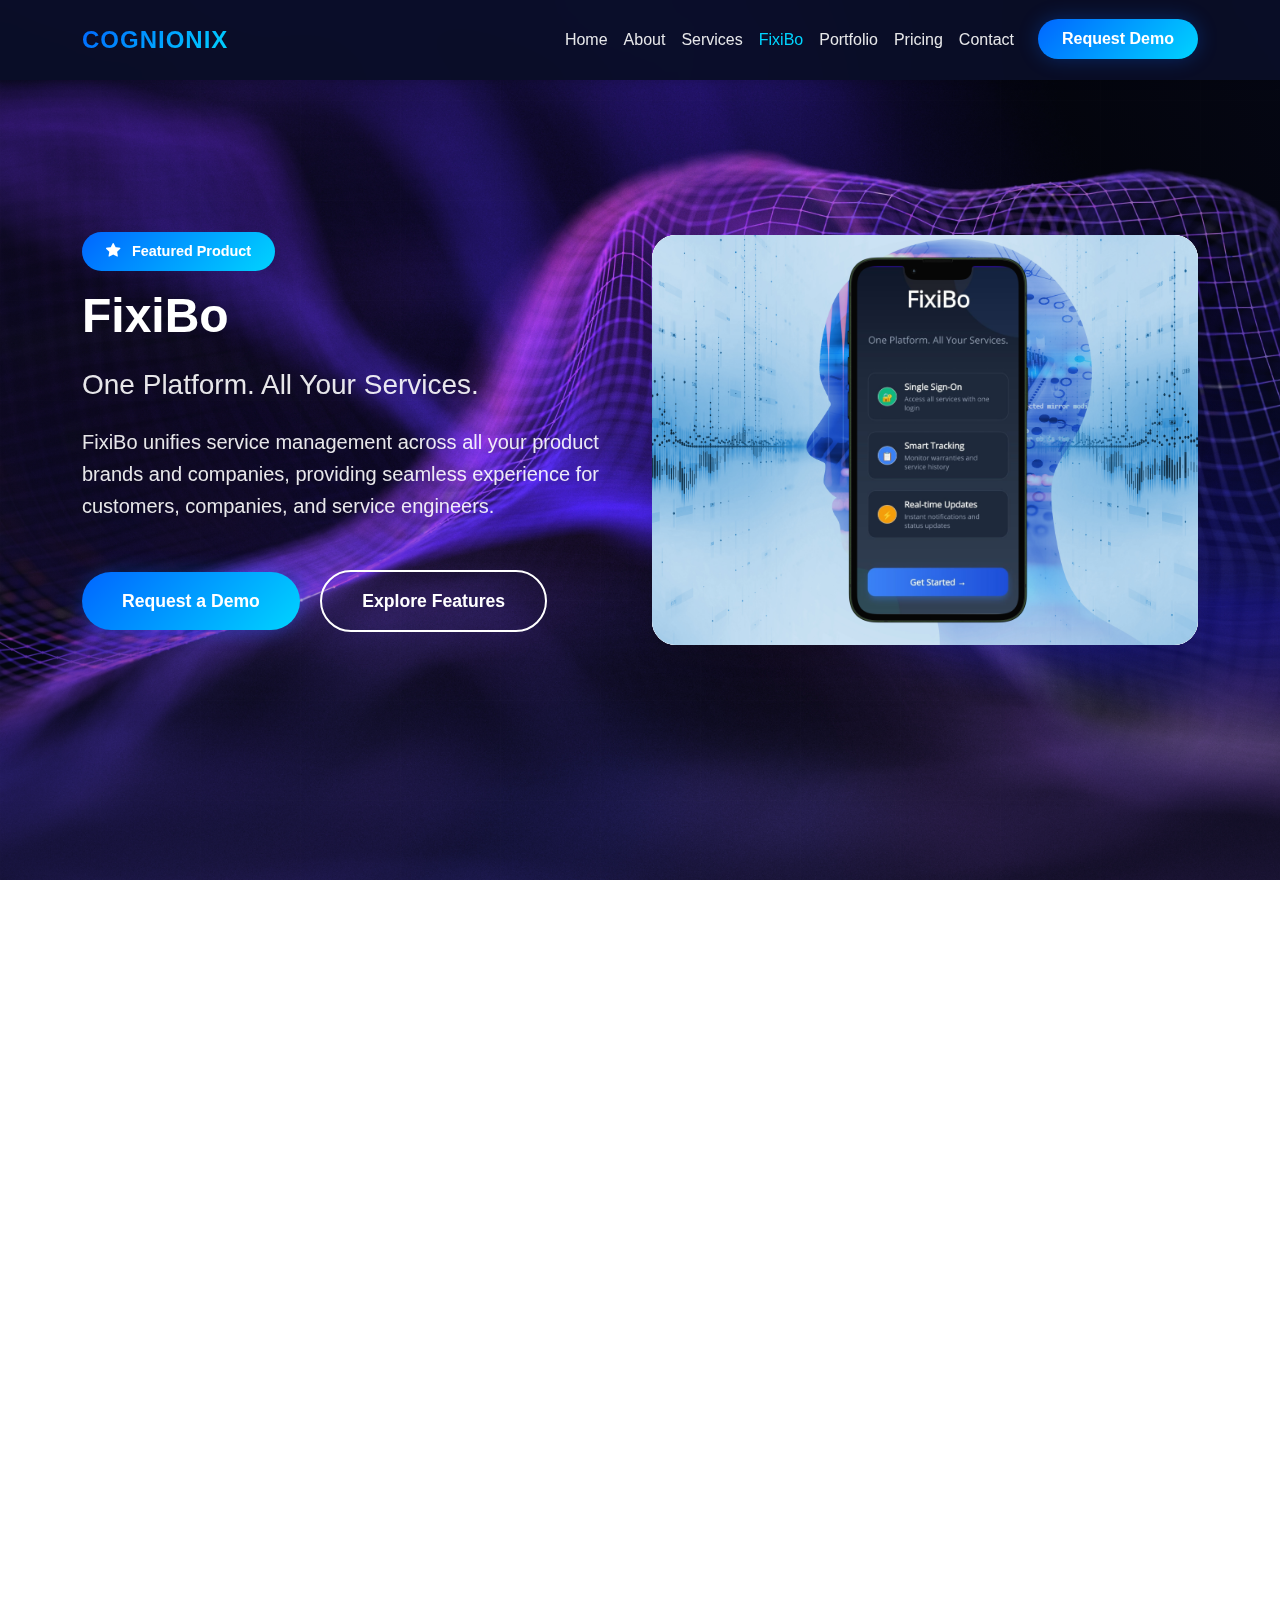
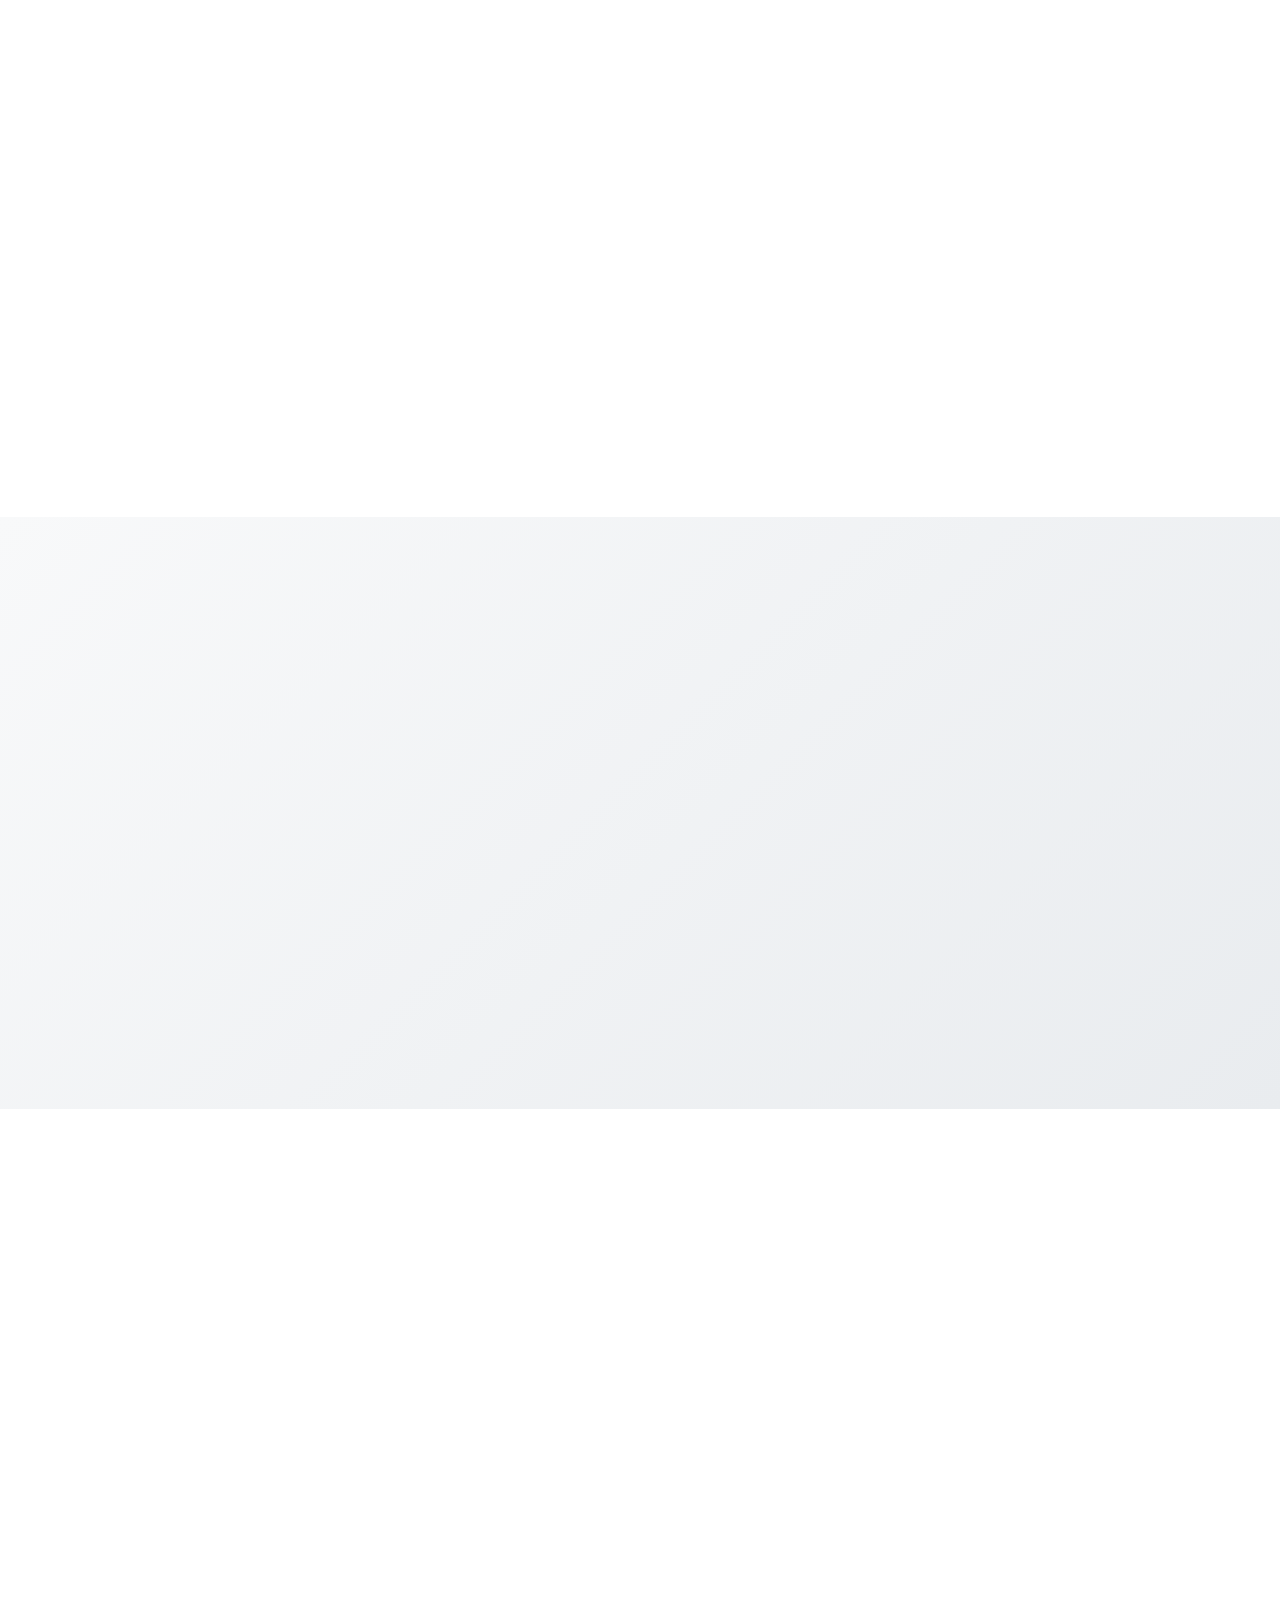
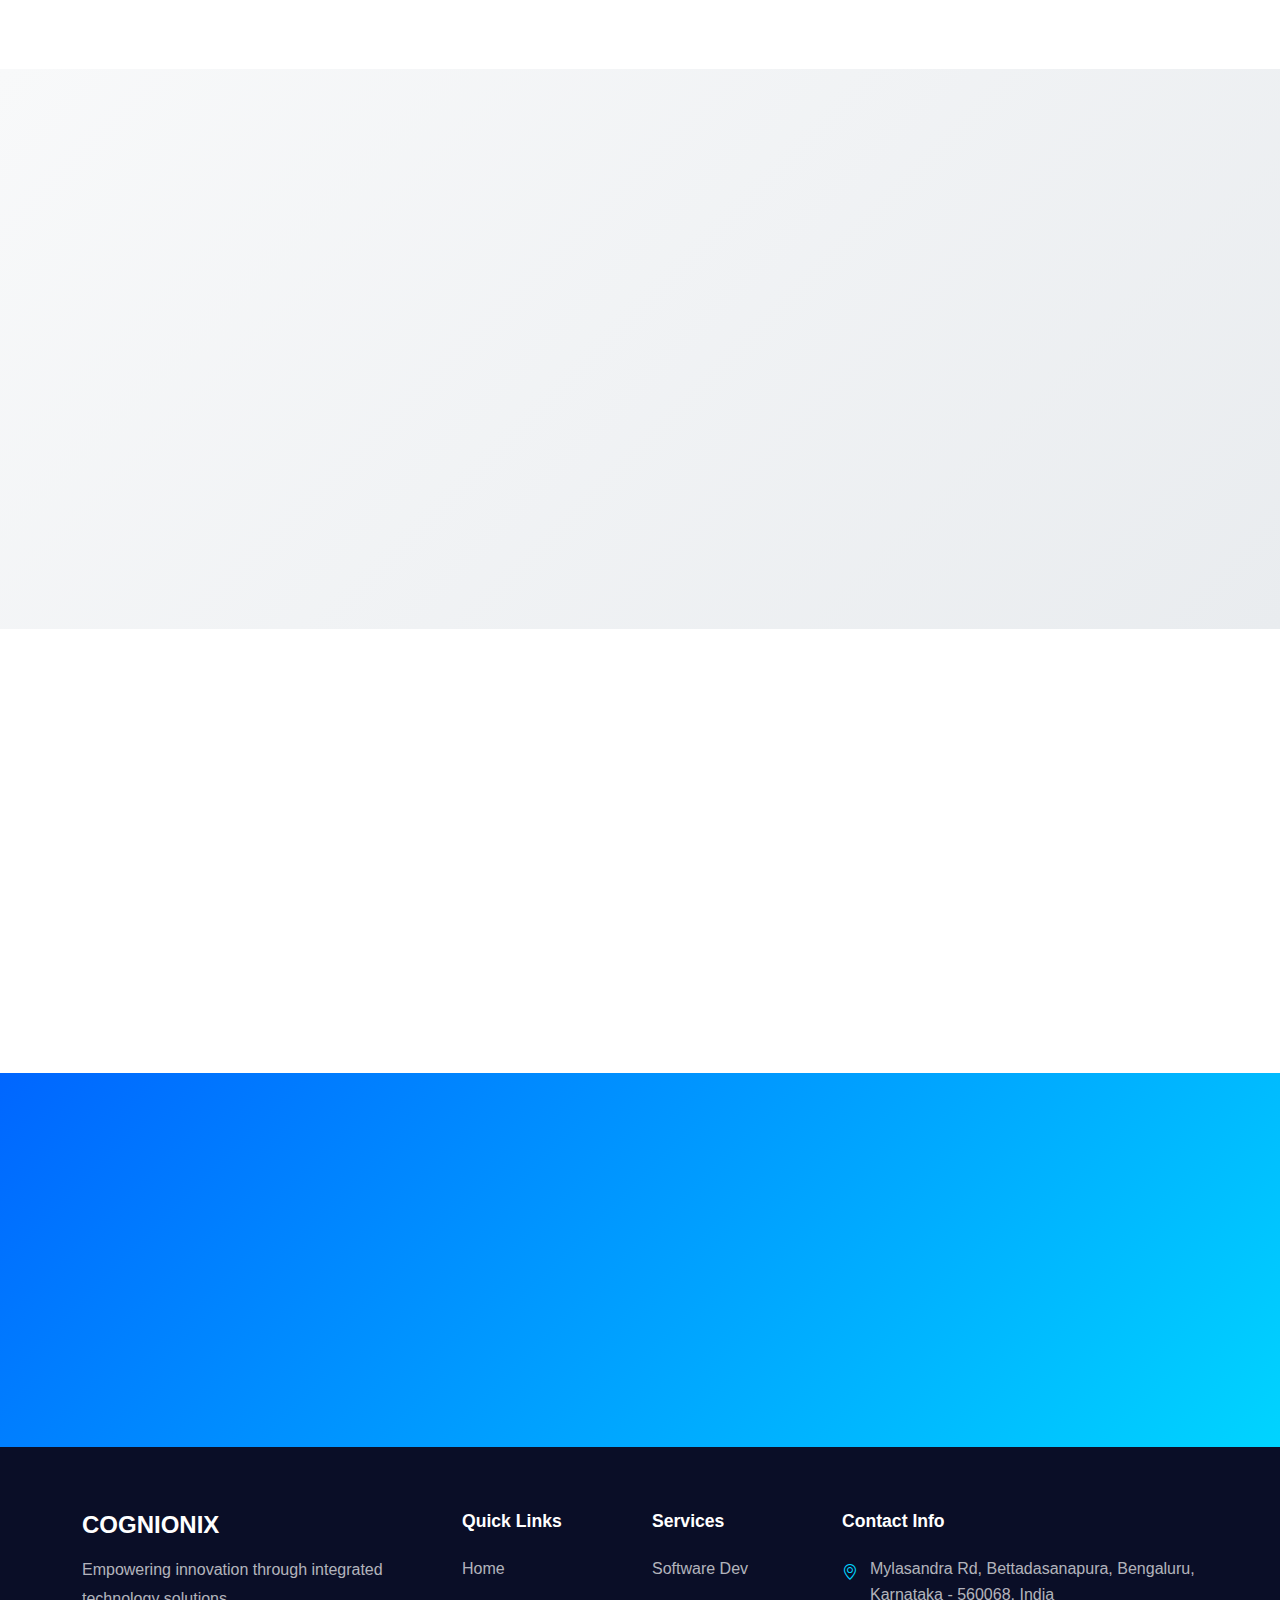
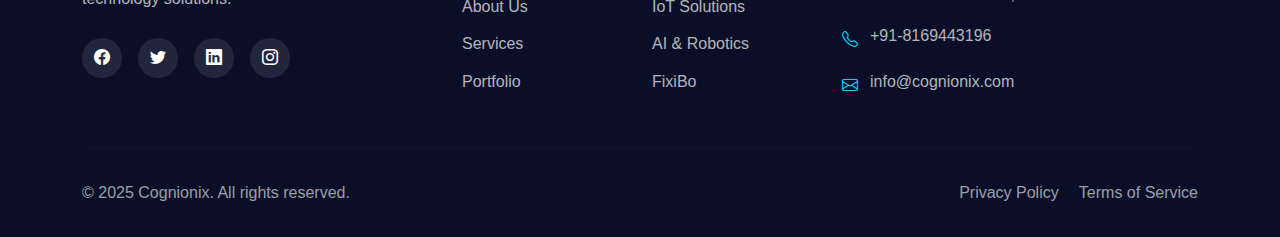
<file: fixibo.html>
<!DOCTYPE html>
<html lang="en">
<head>
    <meta charset="UTF-8">
    <meta name="viewport" content="width=device-width, initial-scale=1.0">
    <meta name="description" content="FixiBo - One Platform. All Your Services. Revolutionary service management solution by Cognionix.">
    <title>FixiBo - Service Management Platform | Cognionix</title>

    <link href="https://cdn.jsdelivr.net/npm/bootstrap@5.3.2/dist/css/bootstrap.min.css" rel="stylesheet">
    <link rel="stylesheet" href="https://cdn.jsdelivr.net/npm/bootstrap-icons@1.11.1/font/bootstrap-icons.css">
    <link href="https://unpkg.com/aos@2.3.1/dist/aos.css" rel="stylesheet">
    <link rel="stylesheet" href="css/styles.css">
</head>
<body>
    <nav class="navbar navbar-expand-lg navbar-dark fixed-top scrolled" id="mainNav">
        <div class="container">
            <a class="navbar-brand" href="index.html"><span class="brand-text">COGNIONIX</span></a>
            <button class="navbar-toggler" type="button" data-bs-toggle="collapse" data-bs-target="#navbarNav">
                <span class="navbar-toggler-icon"></span>
            </button>
            <div class="collapse navbar-collapse" id="navbarNav">
                <ul class="navbar-nav ms-auto">
                    <li class="nav-item"><a class="nav-link" href="index.html">Home</a></li>
                    <li class="nav-item"><a class="nav-link" href="about.html">About</a></li>
                    <li class="nav-item"><a class="nav-link" href="services.html">Services</a></li>
                    <li class="nav-item"><a class="nav-link active" href="fixibo.html">FixiBo</a></li>
                    <li class="nav-item"><a class="nav-link" href="portfolio.html">Portfolio</a></li>
                    <li class="nav-item"><a class="nav-link" href="pricing.html">Pricing</a></li>
                    <li class="nav-item"><a class="nav-link" href="contact.html">Contact</a></li>
                    <li class="nav-item"><a class="btn btn-primary ms-lg-3" href="#demo">Request Demo</a></li>
                </ul>
            </div>
        </div>
    </nav>

    <!-- Hero Section -->
    <section class="hero-section" style="min-height: 80vh;">
        <div class="hero-overlay"></div>
        <div class="container">
            <div class="row align-items-center" style="min-height: 80vh;">
                <div class="col-lg-6" data-aos="fade-right">
                    <div class="feature-badge mb-3">
                        <i class="bi bi-star-fill"></i> Featured Product
                    </div>
                    <h1 class="hero-title" style="font-size: 3rem;">FixiBo</h1>
                    <h2 class="hero-subtitle mb-4" style="font-size: 1.75rem;">One Platform. All Your Services.</h2>
                    <p class="lead mb-5" style="color: rgba(255,255,255,0.9);">FixiBo unifies service management across all your product brands and companies, providing seamless experience for customers, companies, and service engineers.</p>
                    <div class="hero-buttons">
                        <a href="#demo" class="btn btn-primary btn-lg me-3 mb-3">Request a Demo</a>
                        <a href="#features" class="btn btn-outline-light btn-lg mb-3">Explore Features</a>
                    </div>
                </div>
                <div class="col-lg-6" data-aos="fade-left">
                    <div class="fixibo-image-placeholder">
                        <img src="images/fixibo/fixibo_page_mob.svg" alt="FixiBo Dashboard" class="img-fluid">
                    </div>
                </div>
            </div>
        </div>
    </section>

    <!-- Stats Section -->
    <section class="stats-section" style="margin-top: 0;">
        <div class="container">
            <div class="row g-4">
                <div class="col-md-4" data-aos="fade-up">
                    <div class="stat-card">
                        <div class="stat-icon"><i class="bi bi-lightning"></i></div>
                        <h3 class="stat-number">99.9%</h3>
                        <p class="stat-label">Uptime Guarantee</p>
                    </div>
                </div>
                <div class="col-md-4" data-aos="fade-up" data-aos-delay="100">
                    <div class="stat-card">
                        <div class="stat-icon"><i class="bi bi-people"></i></div>
                        <h3 class="stat-number" data-target="5000">0</h3>
                        <p class="stat-label">Happy Customers</p>
                    </div>
                </div>
                <div class="col-md-4" data-aos="fade-up" data-aos-delay="200">
                    <div class="stat-card">
                        <div class="stat-icon"><i class="bi bi-headset"></i></div>
                        <h3 class="stat-number">24/7</h3>
                        <p class="stat-label">Support Available</p>
                    </div>
                </div>
            </div>
        </div>
    </section>

    <!-- Features Section -->
    <section class="py-5" id="features">
        <div class="container">
            <div class="text-center mb-5" data-aos="fade-up">
                <h2 class="section-title">Why Choose FixiBo?</h2>
                <p class="section-subtitle">Comprehensive features designed for modern service management</p>
            </div>

            <div class="row g-4">
                <div class="col-md-6 col-lg-4" data-aos="fade-up">
                    <div class="service-card text-center">
                        <div class="service-icon mx-auto">
                            <i class="bi bi-person-check"></i>
                        </div>
                        <h4>Customer Portal</h4>
                        <p>Single sign-on access for customers across all brands with intuitive dashboard and service tracking</p>
                    </div>
                </div>

                <div class="col-md-6 col-lg-4" data-aos="fade-up" data-aos-delay="100">
                    <div class="service-card text-center">
                        <div class="service-icon mx-auto">
                            <i class="bi bi-speedometer2"></i>
                        </div>
                        <h4>Company Dashboard</h4>
                        <p>Comprehensive analytics, multi-brand management, and complete operational visibility</p>
                    </div>
                </div>

                <div class="col-md-6 col-lg-4" data-aos="fade-up" data-aos-delay="200">
                    <div class="service-card text-center">
                        <div class="service-icon mx-auto">
                            <i class="bi bi-phone"></i>
                        </div>
                        <h4>Engineer Portal</h4>
                        <p>Mobile-first design with intelligent quoting, visit scheduling, and real-time updates</p>
                    </div>
                </div>

                <div class="col-md-6 col-lg-4" data-aos="fade-up" data-aos-delay="300">
                    <div class="service-card text-center">
                        <div class="service-icon mx-auto">
                            <i class="bi bi-shield-check"></i>
                        </div>
                        <h4>Warranty Management</h4>
                        <p>Automated warranty tracking, validation, and claim processing across all products</p>
                    </div>
                </div>

                <div class="col-md-6 col-lg-4" data-aos="fade-up" data-aos-delay="400">
                    <div class="service-card text-center">
                        <div class="service-icon mx-auto">
                            <i class="bi bi-receipt"></i>
                        </div>
                        <h4>Controlled Quote Workflow</h4>
                        <p>Streamlined quote approval process with transparent pricing and payment integration</p>
                    </div>
                </div>

                <div class="col-md-6 col-lg-4" data-aos="fade-up" data-aos-delay="500">
                    <div class="service-card text-center">
                        <div class="service-icon mx-auto">
                            <i class="bi bi-graph-up"></i>
                        </div>
                        <h4>Reporting & Analytics</h4>
                        <p>Detailed insights, performance metrics, and data-driven decision making tools</p>
                    </div>
                </div>
            </div>
        </div>
    </section>

    <!-- For Customers -->
    <section class="py-5" style="background: linear-gradient(135deg, #f8f9fa 0%, #e9ecef 100%);">
        <div class="container">
            <div class="row align-items-center">
                <div class="col-lg-6 mb-4 mb-lg-0" data-aos="fade-right">
                    <div class="fixibo-image-placeholder">
                        <img src="images/fixibo/fixibo.svg" alt="Customer Portal" class="img-fluid">
                    </div>
                </div>
                <div class="col-lg-6" data-aos="fade-left">
                    <h2 class="section-title mb-4">For Customers</h2>
                    <p class="lead mb-4">Seamless service experience across all your products and brands</p>

                    <div class="feature-item mb-4">
                        <div class="feature-icon">
                            <i class="bi bi-key"></i>
                        </div>
                        <div class="feature-content">
                            <h5>Single Sign-On</h5>
                            <p>One login for all your service needs across multiple brands</p>
                        </div>
                    </div>

                    <div class="feature-item mb-4">
                        <div class="feature-icon">
                            <i class="bi bi-building"></i>
                        </div>
                        <div class="feature-content">
                            <h5>Company Selection</h5>
                            <p>Easy access to services from all your connected brands</p>
                        </div>
                    </div>

                    <div class="feature-item mb-4">
                        <div class="feature-icon">
                            <i class="bi bi-grid"></i>
                        </div>
                        <div class="feature-content">
                            <h5>Unified Dashboard</h5>
                            <p>Complete view of all service requests, history, and status</p>
                        </div>
                    </div>

                    <div class="feature-item mb-4">
                        <div class="feature-icon">
                            <i class="bi bi-cash-coin"></i>
                        </div>
                        <div class="feature-content">
                            <h5>Transparent Pricing</h5>
                            <p>Clear quotes, no hidden charges, with secure payment options</p>
                        </div>
                    </div>
                </div>
            </div>
        </div>
    </section>

    <!-- For Companies -->
    <section class="py-5">
        <div class="container">
            <div class="row align-items-center flex-lg-row-reverse">
                <div class="col-lg-6 mb-4 mb-lg-0" data-aos="fade-left">
                    <div class="fixibo-image-placeholder">
                        <img src="images/fixibo/fixibo_company.svg" alt="Company Dashboard" class="img-fluid">
                    </div>
                </div>
                <div class="col-lg-6" data-aos="fade-right">
                    <h2 class="section-title mb-4">For Companies</h2>
                    <p class="lead mb-4">Powerful management tools for efficient service operations</p>

                    <div class="feature-item mb-4">
                        <div class="feature-icon">
                            <i class="bi bi-tags"></i>
                        </div>
                        <div class="feature-content">
                            <h5>Multi-Brand Support</h5>
                            <p>Manage multiple product lines and brands from one platform</p>
                        </div>
                    </div>

                    <div class="feature-item mb-4">
                        <div class="feature-icon">
                            <i class="bi bi-check2-square"></i>
                        </div>
                        <div class="feature-content">
                            <h5>Quote Approval Workflow</h5>
                            <p>Controlled approval process for engineer quotes and estimates</p>
                        </div>
                    </div>

                    <div class="feature-item mb-4">
                        <div class="feature-icon">
                            <i class="bi bi-person-badge"></i>
                        </div>
                        <div class="feature-content">
                            <h5>Engineer Assignment</h5>
                            <p>Smart assignment based on location, skills, and availability</p>
                        </div>
                    </div>

                    <div class="feature-item mb-4">
                        <div class="feature-icon">
                            <i class="bi bi-bar-chart"></i>
                        </div>
                        <div class="feature-content">
                            <h5>Performance Analytics</h5>
                            <p>Real-time insights into service metrics and team performance</p>
                        </div>
                    </div>
                </div>
            </div>
        </div>
    </section>

    <!-- For Engineers -->
    <section class="py-5" style="background: linear-gradient(135deg, #f8f9fa 0%, #e9ecef 100%);">
        <div class="container">
            <div class="row align-items-center">
                <div class="col-lg-6 mb-4 mb-lg-0" data-aos="fade-right">
                    <div class="fixibo-image-placeholder">
                        <img src="images/fixibo/fixibo_engineer.svg" alt="Engineer Portal" class="img-fluid">
                    </div>
                </div>
                <div class="col-lg-6" data-aos="fade-left">
                    <h2 class="section-title mb-4">For Engineers</h2>
                    <p class="lead mb-4">Mobile-first tools designed for field service professionals</p>

                    <div class="feature-item mb-4">
                        <div class="feature-icon">
                            <i class="bi bi-phone-fill"></i>
                        </div>
                        <div class="feature-content">
                            <h5>Mobile-First Design</h5>
                            <p>Optimized interface for on-the-go service management</p>
                        </div>
                    </div>

                    <div class="feature-item mb-4">
                        <div class="feature-icon">
                            <i class="bi bi-calculator"></i>
                        </div>
                        <div class="feature-content">
                            <h5>Intelligent Quoting</h5>
                            <p>Quick quote generation with parts and labor estimation</p>
                        </div>
                    </div>

                    <div class="feature-item mb-4">
                        <div class="feature-icon">
                            <i class="bi bi-calendar-check"></i>
                        </div>
                        <div class="feature-content">
                            <h5>Visit Scheduling</h5>
                            <p>Optimized route planning and appointment management</p>
                        </div>
                    </div>

                    <div class="feature-item mb-4">
                        <div class="feature-icon">
                            <i class="bi bi-clock-history"></i>
                        </div>
                        <div class="feature-content">
                            <h5>Real-Time Updates</h5>
                            <p>Instant notifications and service history at your fingertips</p>
                        </div>
                    </div>
                </div>
            </div>
        </div>
    </section>

    <!-- How It Works -->
    <section class="py-5">
        <div class="container">
            <div class="text-center mb-5" data-aos="fade-up">
                <h2 class="section-title">How FixiBo Works</h2>
                <p class="section-subtitle">Simple, streamlined process for effortless service management</p>
            </div>

            <div class="row g-4">
                <div class="col-md-6 col-lg-3" data-aos="fade-up">
                    <div class="text-center">
                        <div class="service-icon mx-auto mb-4" style="background: linear-gradient(135deg, #0066ff 0%, #00d4ff 100%);">
                            <span style="font-size: 2rem; font-weight: 800;">1</span>
                        </div>
                        <h4>Customer Logs In</h4>
                        <p>Single sign-on access to all brands and services</p>
                    </div>
                </div>

                <div class="col-md-6 col-lg-3" data-aos="fade-up" data-aos-delay="100">
                    <div class="text-center">
                        <div class="service-icon mx-auto mb-4" style="background: linear-gradient(135deg, #0066ff 0%, #00d4ff 100%);">
                            <span style="font-size: 2rem; font-weight: 800;">2</span>
                        </div>
                        <h4>Select Company</h4>
                        <p>Choose the brand or product that needs service</p>
                    </div>
                </div>

                <div class="col-md-6 col-lg-3" data-aos="fade-up" data-aos-delay="200">
                    <div class="text-center">
                        <div class="service-icon mx-auto mb-4" style="background: linear-gradient(135deg, #0066ff 0%, #00d4ff 100%);">
                            <span style="font-size: 2rem; font-weight: 800;">3</span>
                        </div>
                        <h4>Create Request</h4>
                        <p>Submit service request with detailed information</p>
                    </div>
                </div>

                <div class="col-md-6 col-lg-3" data-aos="fade-up" data-aos-delay="300">
                    <div class="text-center">
                        <div class="service-icon mx-auto mb-4" style="background: linear-gradient(135deg, #0066ff 0%, #00d4ff 100%);">
                            <span style="font-size: 2rem; font-weight: 800;">4</span>
                        </div>
                        <h4>Get Service</h4>
                        <p>Engineer assigned and service completed efficiently</p>
                    </div>
                </div>
            </div>
        </div>
    </section>

    <!-- Demo Section -->
    <section class="cta-section py-5" id="demo">
        <div class="container">
            <div class="row justify-content-center">
                <div class="col-lg-8 text-center" data-aos="zoom-in">
                    <h2 class="mb-4">Ready to Unify Your Service Management?</h2>
                    <p class="lead mb-5">See FixiBo in action and discover how it can transform your service operations</p>
                    <a href="contact.html?product=fixibo" class="btn btn-light btn-lg me-3 mb-3">Schedule a Demo</a>
                    <a href="pricing.html" class="btn btn-outline-light btn-lg mb-3">View Pricing</a>
                </div>
            </div>
        </div>
    </section>

    <!-- Footer -->
    <footer class="footer">
        <div class="container">
            <div class="row g-4">
                <div class="col-lg-4 mb-4 mb-lg-0">
                    <h3 class="footer-brand mb-3">COGNIONIX</h3>
                    <p class="footer-text">Empowering innovation through integrated technology solutions.</p>
                    <div class="social-links mt-4">
                        <a href="#" class="social-link"><i class="bi bi-facebook"></i></a>
                        <a href="#" class="social-link"><i class="bi bi-twitter"></i></a>
                        <a href="#" class="social-link"><i class="bi bi-linkedin"></i></a>
                        <a href="#" class="social-link"><i class="bi bi-instagram"></i></a>
                    </div>
                </div>
                <div class="col-lg-2 col-md-6">
                    <h5 class="footer-title">Quick Links</h5>
                    <ul class="footer-links">
                        <li><a href="index.html">Home</a></li>
                        <li><a href="about.html">About Us</a></li>
                        <li><a href="services.html">Services</a></li>
                        <li><a href="portfolio.html">Portfolio</a></li>
                    </ul>
                </div>
                <div class="col-lg-2 col-md-6">
                    <h5 class="footer-title">Services</h5>
                    <ul class="footer-links">
                        <li><a href="services.html#software">Software Dev</a></li>
                        <li><a href="services.html#iot">IoT Solutions</a></li>
                        <li><a href="services.html#ai">AI & Robotics</a></li>
                        <li><a href="fixibo.html">FixiBo</a></li>
                    </ul>
                </div>
                <div class="col-lg-4 col-md-12">
                    <h5 class="footer-title">Contact Info</h5>
                    <ul class="footer-contact">
                        <li><i class="bi bi-geo-alt"></i> Mylasandra Rd, Bettadasanapura, Bengaluru, Karnataka - 560068, India</li>
                        <li><i class="bi bi-telephone"></i> +91-8169443196</li>
                        <li><i class="bi bi-envelope"></i> info@cognionix.com</li>
                    </ul>
                </div>
            </div>
            <hr class="footer-divider">
            <div class="row">
                <div class="col-md-6 text-center text-md-start">
                    <p class="copyright">&copy; 2025 Cognionix. All rights reserved.</p>
                </div>
                <div class="col-md-6 text-center text-md-end">
                    <a href="#" class="footer-link me-3">Privacy Policy</a>
                    <a href="#" class="footer-link">Terms of Service</a>
                </div>
            </div>
        </div>
    </footer>

    <button id="backToTop" class="back-to-top"><i class="bi bi-arrow-up"></i></button>

    <script src="https://cdn.jsdelivr.net/npm/bootstrap@5.3.2/dist/js/bootstrap.bundle.min.js"></script>
    <script src="https://unpkg.com/aos@2.3.1/dist/aos.js"></script>
    <script src="js/main.js"></script>
</body>
</html>
</file>
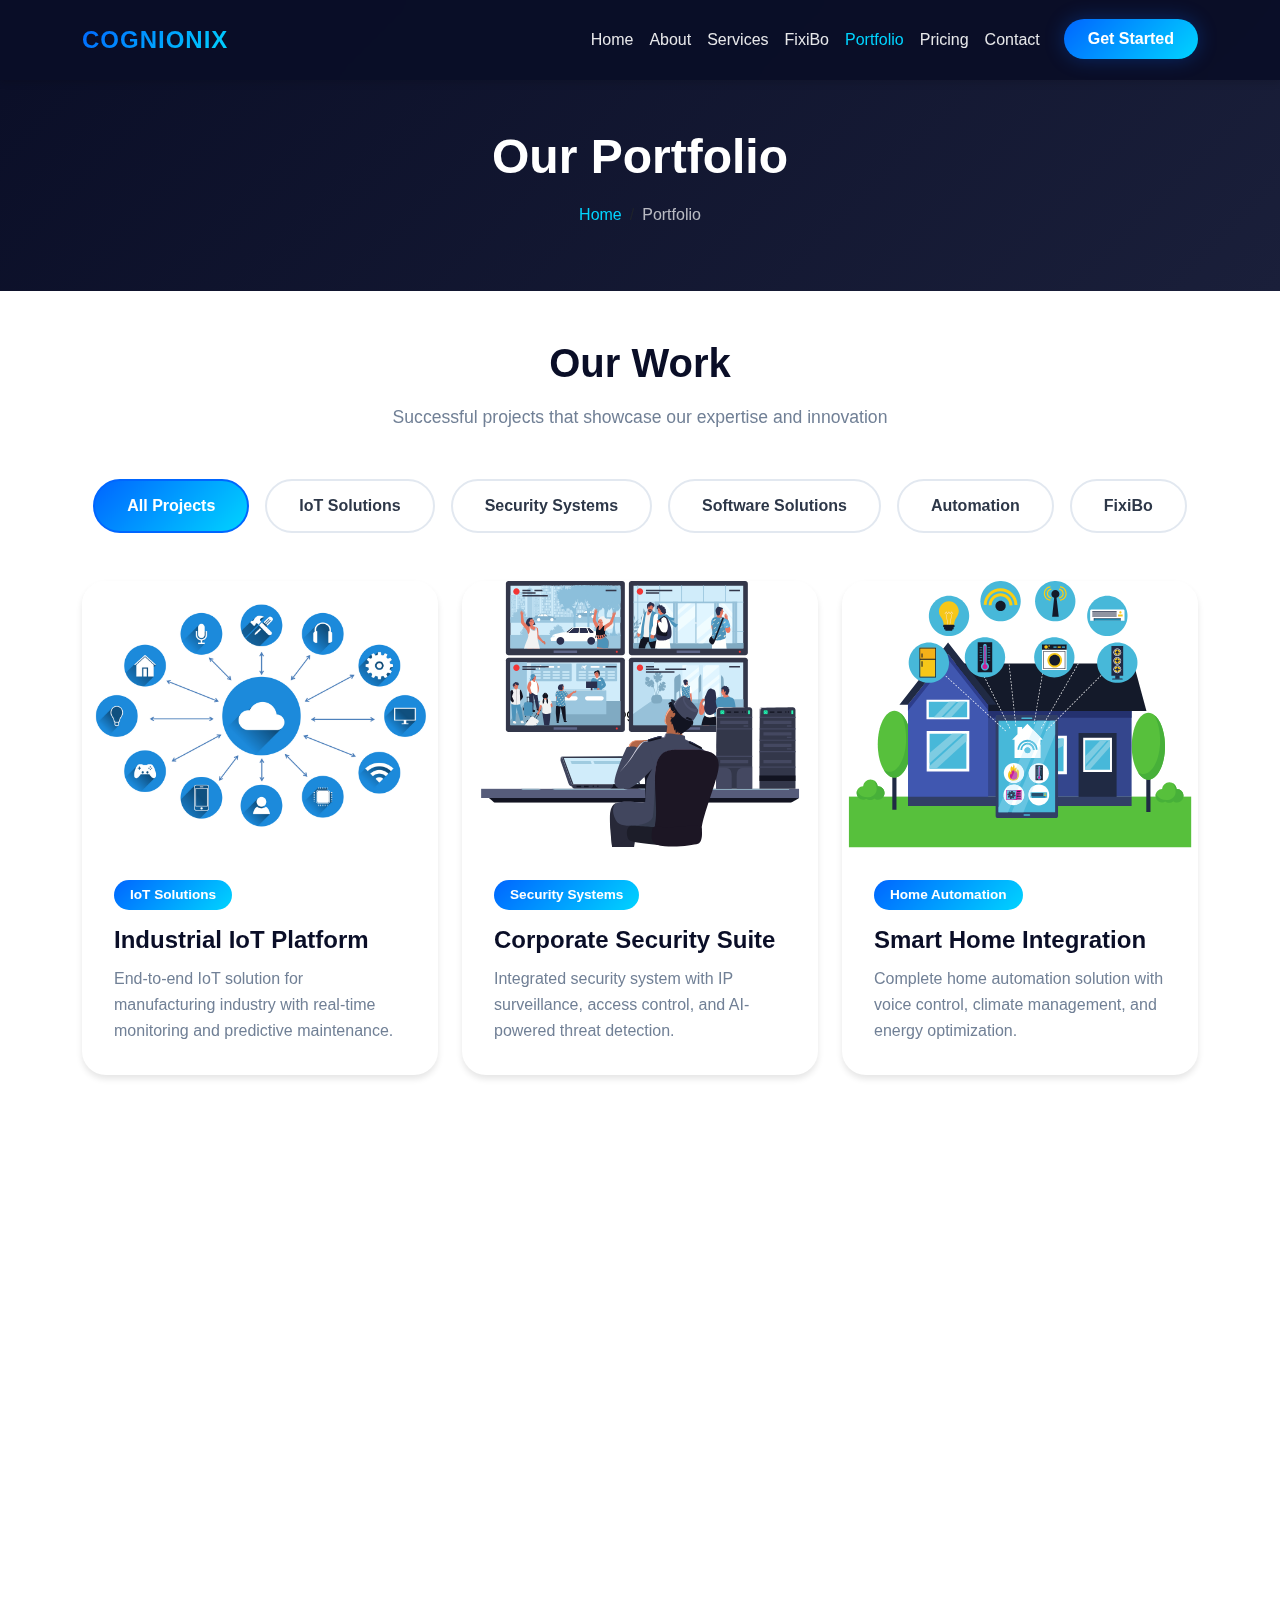
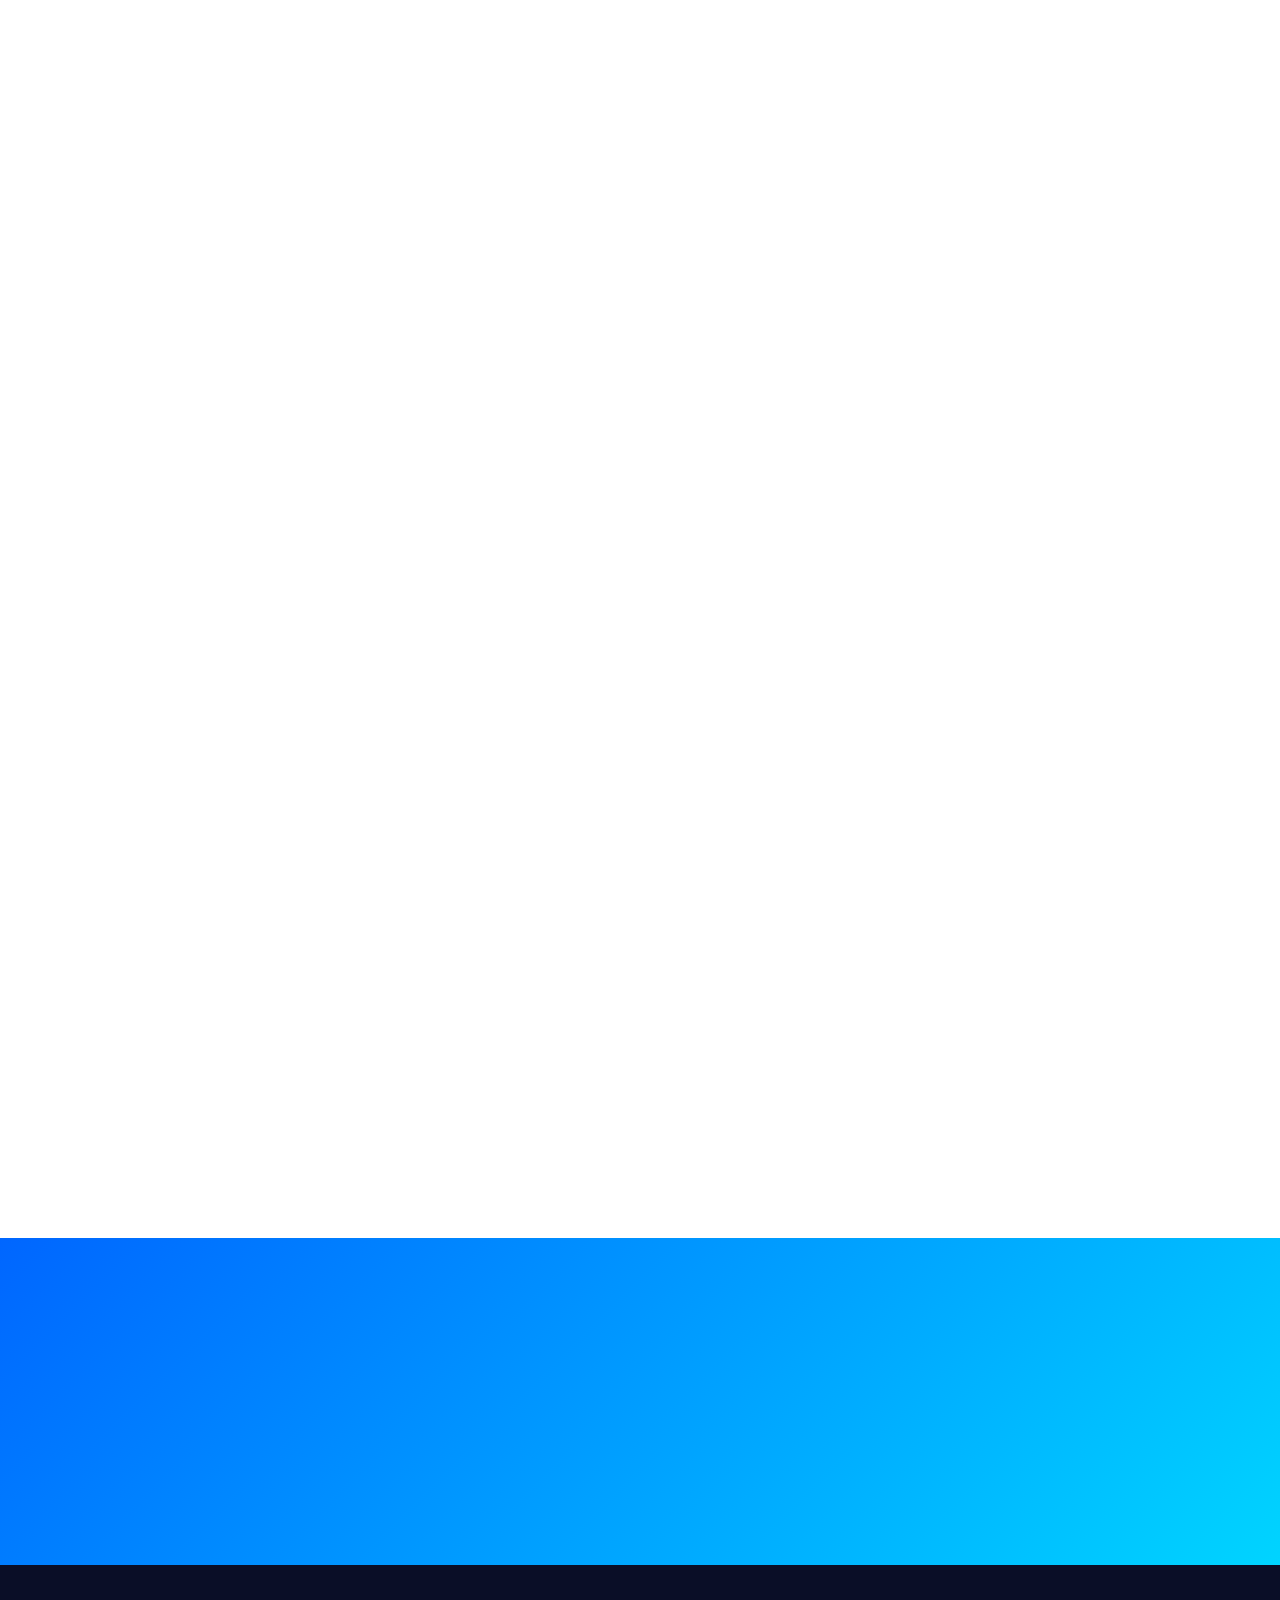
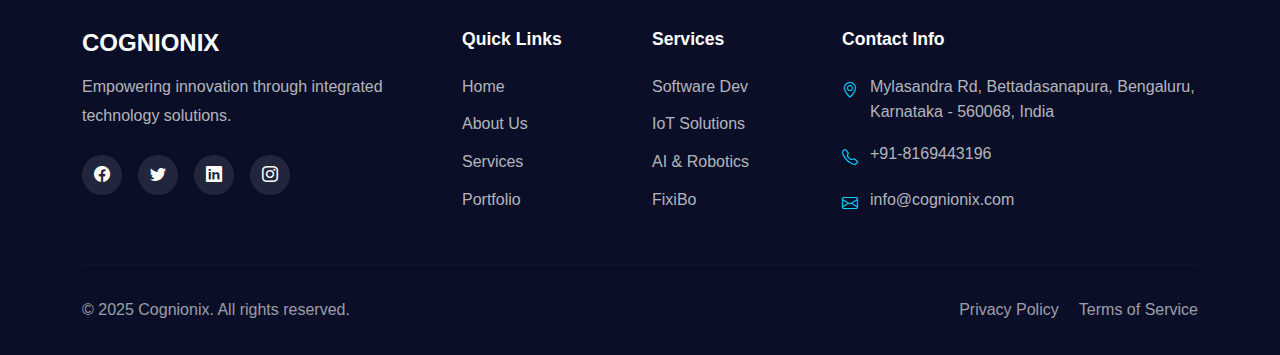
<file: portfolio.html>
<!DOCTYPE html>
<html lang="en">
<head>
    <meta charset="UTF-8">
    <meta name="viewport" content="width=device-width, initial-scale=1.0">
    <meta name="description" content="Cognionix Portfolio - Explore our successful projects in IoT, AI, automation, and software development.">
    <title>Portfolio - Cognionix</title>

    <link href="https://cdn.jsdelivr.net/npm/bootstrap@5.3.2/dist/css/bootstrap.min.css" rel="stylesheet">
    <link rel="stylesheet" href="https://cdn.jsdelivr.net/npm/bootstrap-icons@1.11.1/font/bootstrap-icons.css">
    <link href="https://unpkg.com/aos@2.3.1/dist/aos.css" rel="stylesheet">
    <link rel="stylesheet" href="css/styles.css">
</head>
<body>
    <nav class="navbar navbar-expand-lg navbar-dark fixed-top scrolled" id="mainNav">
        <div class="container">
            <a class="navbar-brand" href="index.html"><span class="brand-text">COGNIONIX</span></a>
            <button class="navbar-toggler" type="button" data-bs-toggle="collapse" data-bs-target="#navbarNav">
                <span class="navbar-toggler-icon"></span>
            </button>
            <div class="collapse navbar-collapse" id="navbarNav">
                <ul class="navbar-nav ms-auto">
                    <li class="nav-item"><a class="nav-link" href="index.html">Home</a></li>
                    <li class="nav-item"><a class="nav-link" href="about.html">About</a></li>
                    <li class="nav-item"><a class="nav-link" href="services.html">Services</a></li>
                    <li class="nav-item"><a class="nav-link" href="fixibo.html">FixiBo</a></li>
                    <li class="nav-item"><a class="nav-link active" href="portfolio.html">Portfolio</a></li>
                    <li class="nav-item"><a class="nav-link" href="pricing.html">Pricing</a></li>
                    <li class="nav-item"><a class="nav-link" href="contact.html">Contact</a></li>
                    <li class="nav-item"><a class="btn btn-primary ms-lg-3" href="contact.html">Get Started</a></li>
                </ul>
            </div>
        </div>
    </nav>

    <section class="page-header">
        <div class="container">
            <h1 data-aos="fade-up">Our Portfolio</h1>
            <nav aria-label="breadcrumb" data-aos="fade-up" data-aos-delay="100">
                <ol class="breadcrumb">
                    <li class="breadcrumb-item"><a href="index.html">Home</a></li>
                    <li class="breadcrumb-item active">Portfolio</li>
                </ol>
            </nav>
        </div>
    </section>

    <section class="py-5">
        <div class="container">
            <div class="text-center mb-5" data-aos="fade-up">
                <h2 class="section-title">Our Work</h2>
                <p class="section-subtitle">Successful projects that showcase our expertise and innovation</p>
            </div>

            <!-- Portfolio Filters -->
            <div class="portfolio-filters" data-aos="fade-up">
                <button class="filter-btn active" data-filter="all">All Projects</button>
                <button class="filter-btn" data-filter="iot">IoT Solutions</button>
                <button class="filter-btn" data-filter="security">Security Systems</button>
                <button class="filter-btn" data-filter="software">Software Solutions</button>
                <button class="filter-btn" data-filter="automation">Automation</button>
                <button class="filter-btn" data-filter="fixibo">FixiBo</button>
            </div>

            <!-- Portfolio Grid -->
            <div class="row g-4">
                <!-- Project 1 -->
                <div class="col-md-6 col-lg-4 portfolio-item iot" data-aos="fade-up">
                    <div class="portfolio-card">
                        <div class="portfolio-image">
                            <img src="images/portfolio/iot.svg" alt="Industrial IoT Platform" class="img-fluid">
                        </div>
                        <div class="portfolio-content">
                            <span class="portfolio-category">IoT Solutions</span>
                            <h4>Industrial IoT Platform</h4>
                            <p>End-to-end IoT solution for manufacturing industry with real-time monitoring and predictive maintenance.</p>
                        </div>
                    </div>
                </div>

                <!-- Project 2 -->
                <div class="col-md-6 col-lg-4 portfolio-item security" data-aos="fade-up" data-aos-delay="100">
                    <div class="portfolio-card">
                        <div class="portfolio-image">
                            <img src="images/portfolio/elctronic_security.svg" alt="Corporate Security Suite" class="img-fluid">
                        </div>
                        <div class="portfolio-content">
                            <span class="portfolio-category">Security Systems</span>
                            <h4>Corporate Security Suite</h4>
                            <p>Integrated security system with IP surveillance, access control, and AI-powered threat detection.</p>
                        </div>
                    </div>
                </div>

                <!-- Project 3 -->
                <div class="col-md-6 col-lg-4 portfolio-item automation" data-aos="fade-up" data-aos-delay="200">
                    <div class="portfolio-card">
                        <div class="portfolio-image">
                            <img src="images/portfolio/smart_home.svg" alt="Smart Home Integration" class="img-fluid">
                        </div>
                        <div class="portfolio-content">
                            <span class="portfolio-category">Home Automation</span>
                            <h4>Smart Home Integration</h4>
                            <p>Complete home automation solution with voice control, climate management, and energy optimization.</p>
                        </div>
                    </div>
                </div>

                <!-- Project 4 -->
                <div class="col-md-6 col-lg-4 portfolio-item software" data-aos="fade-up">
                    <div class="portfolio-card">
                        <div class="portfolio-image">
                            <img src="images/portfolio/e_commerce.svg" alt="E-Commerce Platform" class="img-fluid">
                        </div>
                        <div class="portfolio-content">
                            <span class="portfolio-category">Software Solutions</span>
                            <h4>E-Commerce Platform</h4>
                            <p>Custom e-commerce solution with advanced analytics, payment integration, and inventory management.</p>
                        </div>
                    </div>
                </div>

                <!-- Project 5 -->
                <div class="col-md-6 col-lg-4 portfolio-item fixibo software" data-aos="fade-up" data-aos-delay="100">
                    <div class="portfolio-card">
                        <div class="portfolio-image">
                            <img src="images/portfolio/fixibo.svg" alt="FixiBo Service Platform" class="img-fluid">
                        </div>
                        <div class="portfolio-content">
                            <span class="portfolio-category">FixiBo</span>
                            <h4>FixiBo Service Platform</h4>
                            <p>Revolutionary multi-brand service management platform with unified customer experience.</p>
                        </div>
                    </div>
                </div>

                <!-- Project 6 -->
                <div class="col-md-6 col-lg-4 portfolio-item iot automation" data-aos="fade-up" data-aos-delay="200">
                    <div class="portfolio-card">
                        <div class="portfolio-image">
                            <img src="images/portfolio/kitchen.svg" alt="Commercial Kitchen System" class="img-fluid">
                        </div>
                        <div class="portfolio-content">
                            <span class="portfolio-category">Kitchen Automation</span>
                            <h4>Commercial Kitchen System</h4>
                            <p>Automated cooking solution for commercial kitchens with temperature control and recipe management.</p>
                        </div>
                    </div>
                </div>

                <!-- Project 7 -->
                <div class="col-md-6 col-lg-4 portfolio-item software" data-aos="fade-up">
                    <div class="portfolio-card">
                        <div class="portfolio-image">
                            <img src="images/portfolio/ai_analytics.svg" alt="AI-Powered Analytics" class="img-fluid">
                        </div>
                        <div class="portfolio-content">
                            <span class="portfolio-category">AI Solutions</span>
                            <h4>AI-Powered Analytics</h4>
                            <p>Machine learning solution for predictive analytics and business intelligence.</p>
                        </div>
                    </div>
                </div>

                <!-- Project 8 -->
                <div class="col-md-6 col-lg-4 portfolio-item security" data-aos="fade-up" data-aos-delay="100">
                    <div class="portfolio-card">
                        <div class="portfolio-image">
                            <img src="images/portfolio/access_control.svg" alt="Access Control System" class="img-fluid">
                        </div>
                        <div class="portfolio-content">
                            <span class="portfolio-category">Security Systems</span>
                            <h4>Access Control System</h4>
                            <p>Biometric access control with facial recognition and multi-factor authentication.</p>
                        </div>
                    </div>
                </div>

                <!-- Project 9 -->
                <div class="col-md-6 col-lg-4 portfolio-item iot" data-aos="fade-up" data-aos-delay="200">
                    <div class="portfolio-card">
                        <div class="portfolio-image">
                            <img src="images/portfolio/electric_vehicle.svg" alt="EV Charging Network" class="img-fluid">
                        </div>
                        <div class="portfolio-content">
                            <span class="portfolio-category">EV Solutions</span>
                            <h4>EV Charging Network</h4>
                            <p>Smart EV charging infrastructure with remote monitoring and payment integration.</p>
                        </div>
                    </div>
                </div>

                <!-- Project 10 -->
                <div class="col-md-6 col-lg-4 portfolio-item automation" data-aos="fade-up">
                    <div class="portfolio-card">
                        <div class="portfolio-image">
                            <img src="images/portfolio/building_automation.svg" alt="Smart Building Management" class="img-fluid">
                        </div>
                        <div class="portfolio-content">
                            <span class="portfolio-category">Building Automation</span>
                            <h4>Smart Building Management</h4>
                            <p>Integrated building automation with HVAC, lighting, and security systems.</p>
                        </div>
                    </div>
                </div>

                <!-- Project 11 -->
                <div class="col-md-6 col-lg-4 portfolio-item software" data-aos="fade-up" data-aos-delay="100">
                    <div class="portfolio-card">
                        <div class="portfolio-image">
                            <img src="images/portfolio/cloud.svg" alt="Cloud Migration Project" class="img-fluid">
                        </div>
                        <div class="portfolio-content">
                            <span class="portfolio-category">Cloud Solutions</span>
                            <h4>Cloud Migration Project</h4>
                            <p>Enterprise cloud migration with zero downtime and enhanced security.</p>
                        </div>
                    </div>
                </div>

                <!-- Project 12 -->
                <div class="col-md-6 col-lg-4 portfolio-item iot automation" data-aos="fade-up" data-aos-delay="200">
                    <div class="portfolio-card">
                        <div class="portfolio-image">
                            <img src="images/portfolio/lighting.svg" alt="IoT Lighting System" class="img-fluid">
                        </div>
                        <div class="portfolio-content">
                            <span class="portfolio-category">Smart Lighting</span>
                            <h4>IoT Lighting System</h4>
                            <p>Energy-efficient smart lighting with automated control and scheduling.</p>
                        </div>
                    </div>
                </div>
            </div>
        </div>
    </section>

    <section class="cta-section py-5">
        <div class="container">
            <div class="row justify-content-center">
                <div class="col-lg-8 text-center" data-aos="zoom-in">
                    <h2 class="mb-4">Have a Project in Mind?</h2>
                    <p class="lead mb-5">Let's collaborate to bring your vision to life with innovative technology solutions</p>
                    <a href="contact.html" class="btn btn-light btn-lg me-3 mb-3">Start Your Project</a>
                    <a href="services.html" class="btn btn-outline-light btn-lg mb-3">View Services</a>
                </div>
            </div>
        </div>
    </section>

    <footer class="footer">
        <div class="container">
            <div class="row g-4">
                <div class="col-lg-4 mb-4 mb-lg-0">
                    <h3 class="footer-brand mb-3">COGNIONIX</h3>
                    <p class="footer-text">Empowering innovation through integrated technology solutions.</p>
                    <div class="social-links mt-4">
                        <a href="#" class="social-link"><i class="bi bi-facebook"></i></a>
                        <a href="#" class="social-link"><i class="bi bi-twitter"></i></a>
                        <a href="#" class="social-link"><i class="bi bi-linkedin"></i></a>
                        <a href="#" class="social-link"><i class="bi bi-instagram"></i></a>
                    </div>
                </div>
                <div class="col-lg-2 col-md-6">
                    <h5 class="footer-title">Quick Links</h5>
                    <ul class="footer-links">
                        <li><a href="index.html">Home</a></li>
                        <li><a href="about.html">About Us</a></li>
                        <li><a href="services.html">Services</a></li>
                        <li><a href="portfolio.html">Portfolio</a></li>
                    </ul>
                </div>
                <div class="col-lg-2 col-md-6">
                    <h5 class="footer-title">Services</h5>
                    <ul class="footer-links">
                        <li><a href="services.html#software">Software Dev</a></li>
                        <li><a href="services.html#iot">IoT Solutions</a></li>
                        <li><a href="services.html#ai">AI & Robotics</a></li>
                        <li><a href="fixibo.html">FixiBo</a></li>
                    </ul>
                </div>
                <div class="col-lg-4 col-md-12">
                    <h5 class="footer-title">Contact Info</h5>
                    <ul class="footer-contact">
                        <li><i class="bi bi-geo-alt"></i> Mylasandra Rd, Bettadasanapura, Bengaluru, Karnataka - 560068, India</li>
                        <li><i class="bi bi-telephone"></i> +91-8169443196</li>
                        <li><i class="bi bi-envelope"></i> info@cognionix.com</li>
                    </ul>
                </div>
            </div>
            <hr class="footer-divider">
            <div class="row">
                <div class="col-md-6 text-center text-md-start">
                    <p class="copyright">&copy; 2025 Cognionix. All rights reserved.</p>
                </div>
                <div class="col-md-6 text-center text-md-end">
                    <a href="#" class="footer-link me-3">Privacy Policy</a>
                    <a href="#" class="footer-link">Terms of Service</a>
                </div>
            </div>
        </div>
    </footer>

    <button id="backToTop" class="back-to-top"><i class="bi bi-arrow-up"></i></button>

    <script src="https://cdn.jsdelivr.net/npm/bootstrap@5.3.2/dist/js/bootstrap.bundle.min.js"></script>
    <script src="https://unpkg.com/aos@2.3.1/dist/aos.js"></script>
    <script src="js/main.js"></script>
</body>
</html>
</file>
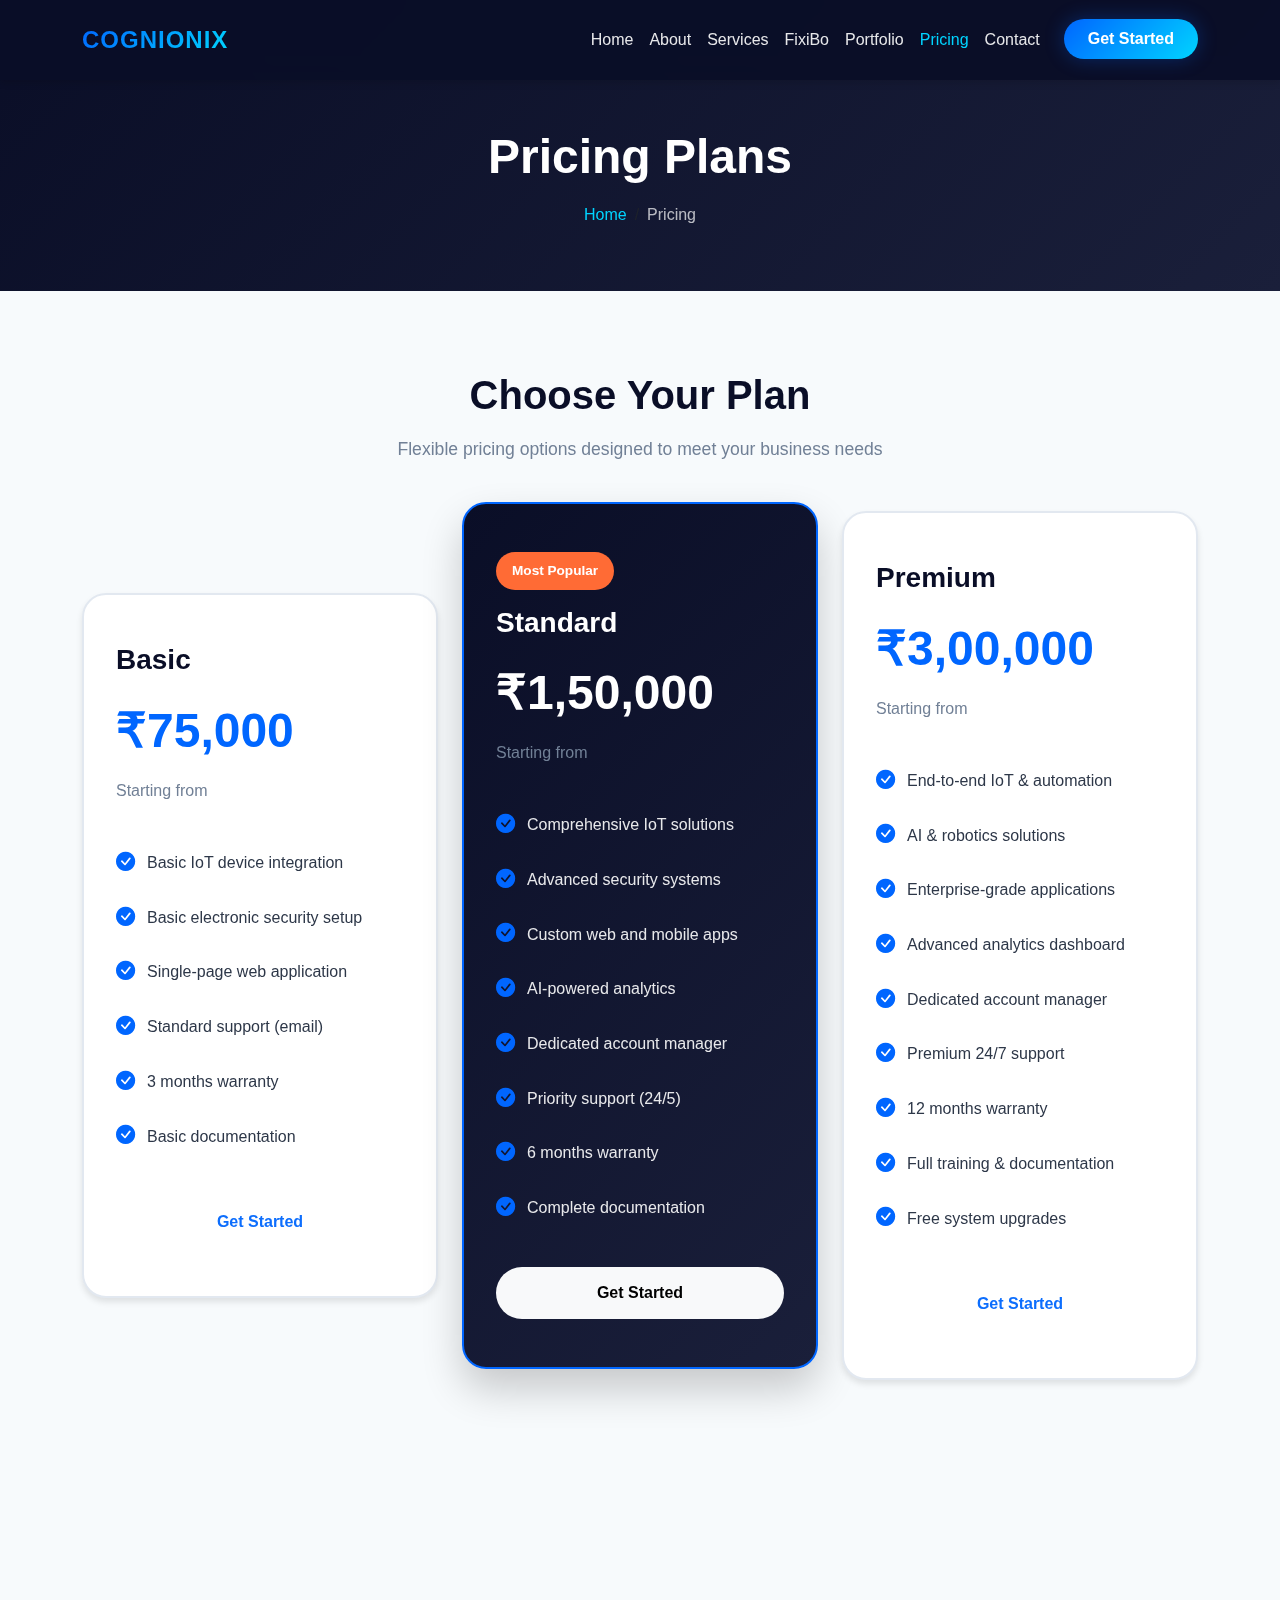
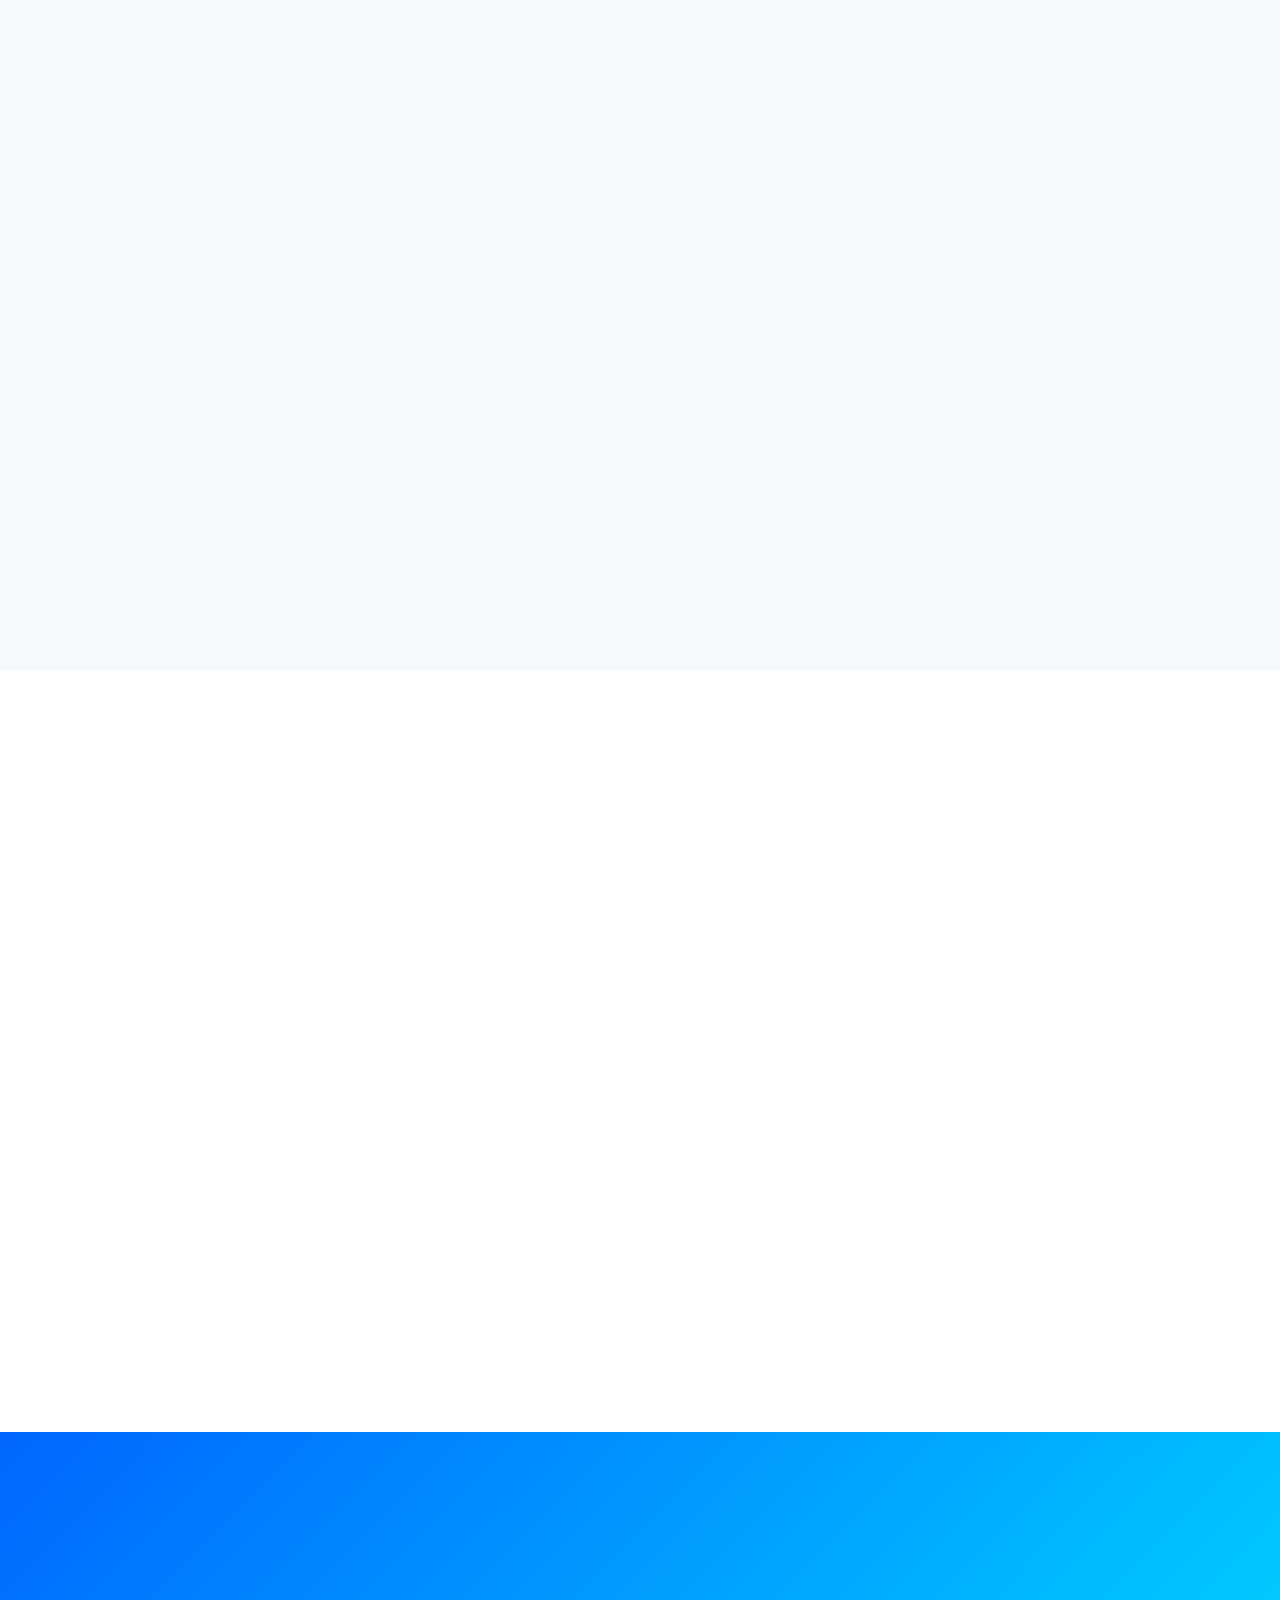
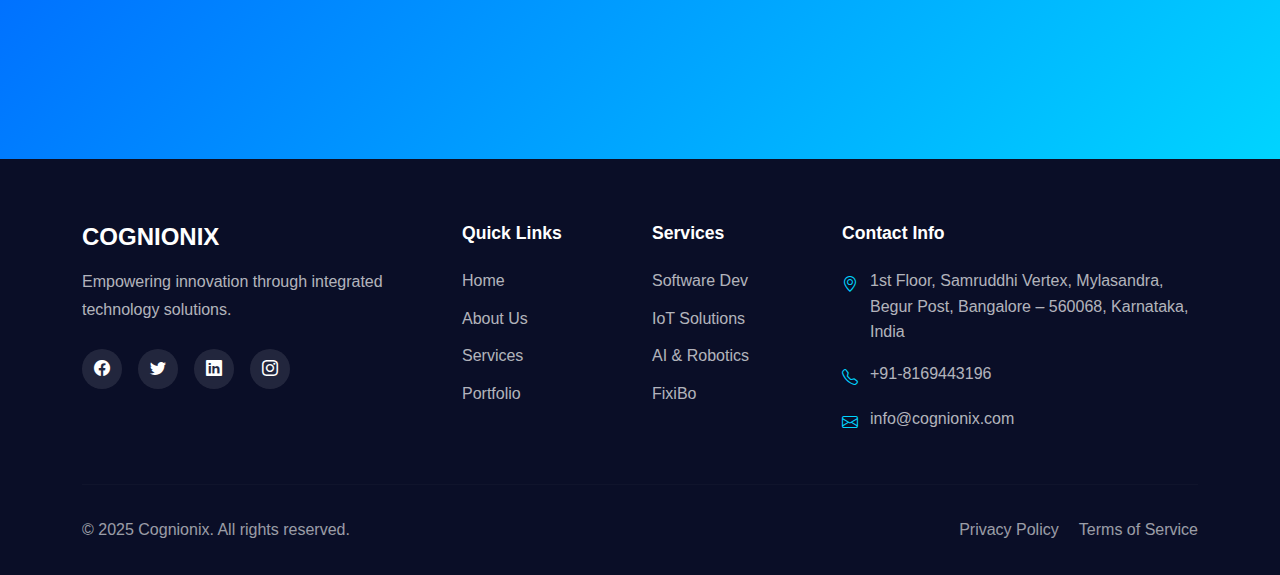
<file: pricing.html>
<!DOCTYPE html>
<html lang="en">
<head>
    <meta charset="UTF-8">
    <meta name="viewport" content="width=device-width, initial-scale=1.0">
    <meta name="description" content="Cognionix Pricing - Affordable technology solutions packages for businesses of all sizes.">
    <title>Pricing - Cognionix</title>
    
    <link href="https://cdn.jsdelivr.net/npm/bootstrap@5.3.2/dist/css/bootstrap.min.css" rel="stylesheet">
    <link rel="stylesheet" href="https://cdn.jsdelivr.net/npm/bootstrap-icons@1.11.1/font/bootstrap-icons.css">
    <link href="https://unpkg.com/aos@2.3.1/dist/aos.css" rel="stylesheet">
    <link rel="stylesheet" href="css/styles.css">
</head>
<body>
    <nav class="navbar navbar-expand-lg navbar-dark fixed-top scrolled" id="mainNav">
        <div class="container">
            <a class="navbar-brand" href="index.html"><span class="brand-text">COGNIONIX</span></a>
            <button class="navbar-toggler" type="button" data-bs-toggle="collapse" data-bs-target="#navbarNav">
                <span class="navbar-toggler-icon"></span>
            </button>
            <div class="collapse navbar-collapse" id="navbarNav">
                <ul class="navbar-nav ms-auto">
                    <li class="nav-item"><a class="nav-link" href="index.html">Home</a></li>
                    <li class="nav-item"><a class="nav-link" href="about.html">About</a></li>
                    <li class="nav-item"><a class="nav-link" href="services.html">Services</a></li>
                    <li class="nav-item"><a class="nav-link" href="fixibo.html">FixiBo</a></li>
                    <li class="nav-item"><a class="nav-link" href="portfolio.html">Portfolio</a></li>
                    <li class="nav-item"><a class="nav-link active" href="pricing.html">Pricing</a></li>
                    <li class="nav-item"><a class="nav-link" href="contact.html">Contact</a></li>
                    <li class="nav-item"><a class="btn btn-primary ms-lg-3" href="contact.html">Get Started</a></li>
                </ul>
            </div>
        </div>
    </nav>

    <section class="page-header">
        <div class="container">
            <h1 data-aos="fade-up">Pricing Plans</h1>
            <nav aria-label="breadcrumb" data-aos="fade-up" data-aos-delay="100">
                <ol class="breadcrumb">
                    <li class="breadcrumb-item"><a href="index.html">Home</a></li>
                    <li class="breadcrumb-item active">Pricing</li>
                </ol>
            </nav>
        </div>
    </section>

    <section class="pricing-section">
        <div class="container">
            <div class="text-center mb-5" data-aos="fade-up">
                <h2 class="section-title">Choose Your Plan</h2>
                <p class="section-subtitle">Flexible pricing options designed to meet your business needs</p>
            </div>
            
            <div class="row g-4 align-items-center">
                <!-- Basic Plan -->
                <div class="col-lg-4" data-aos="fade-up">
                    <div class="pricing-card">
                        <h3>Basic</h3>
                        <div class="price">₹75,000</div>
                        <p class="price-period">Starting from</p>
                        
                        <ul class="pricing-features">
                            <li><i class="bi bi-check-circle-fill"></i> Basic IoT device integration</li>
                            <li><i class="bi bi-check-circle-fill"></i> Basic electronic security setup</li>
                            <li><i class="bi bi-check-circle-fill"></i> Single-page web application</li>
                            <li><i class="bi bi-check-circle-fill"></i> Standard support (email)</li>
                            <li><i class="bi bi-check-circle-fill"></i> 3 months warranty</li>
                            <li><i class="bi bi-check-circle-fill"></i> Basic documentation</li>
                        </ul>
                        
                        <a href="contact.html?plan=basic" class="btn btn-outline-primary w-100">Get Started</a>
                    </div>
                </div>
                
                <!-- Standard Plan (Featured) -->
                <div class="col-lg-4" data-aos="fade-up" data-aos-delay="100">
                    <div class="pricing-card featured">
                        <span class="pricing-badge">Most Popular</span>
                        <h3>Standard</h3>
                        <div class="price">₹1,50,000</div>
                        <p class="price-period">Starting from</p>
                        
                        <ul class="pricing-features">
                            <li><i class="bi bi-check-circle-fill"></i> Comprehensive IoT solutions</li>
                            <li><i class="bi bi-check-circle-fill"></i> Advanced security systems</li>
                            <li><i class="bi bi-check-circle-fill"></i> Custom web and mobile apps</li>
                            <li><i class="bi bi-check-circle-fill"></i> AI-powered analytics</li>
                            <li><i class="bi bi-check-circle-fill"></i> Dedicated account manager</li>
                            <li><i class="bi bi-check-circle-fill"></i> Priority support (24/5)</li>
                            <li><i class="bi bi-check-circle-fill"></i> 6 months warranty</li>
                            <li><i class="bi bi-check-circle-fill"></i> Complete documentation</li>
                        </ul>
                        
                        <a href="contact.html?plan=standard" class="btn btn-light w-100">Get Started</a>
                    </div>
                </div>
                
                <!-- Premium Plan -->
                <div class="col-lg-4" data-aos="fade-up" data-aos-delay="200">
                    <div class="pricing-card">
                        <h3>Premium</h3>
                        <div class="price">₹3,00,000</div>
                        <p class="price-period">Starting from</p>
                        
                        <ul class="pricing-features">
                            <li><i class="bi bi-check-circle-fill"></i> End-to-end IoT & automation</li>
                            <li><i class="bi bi-check-circle-fill"></i> AI & robotics solutions</li>
                            <li><i class="bi bi-check-circle-fill"></i> Enterprise-grade applications</li>
                            <li><i class="bi bi-check-circle-fill"></i> Advanced analytics dashboard</li>
                            <li><i class="bi bi-check-circle-fill"></i> Dedicated account manager</li>
                            <li><i class="bi bi-check-circle-fill"></i> Premium 24/7 support</li>
                            <li><i class="bi bi-check-circle-fill"></i> 12 months warranty</li>
                            <li><i class="bi bi-check-circle-fill"></i> Full training & documentation</li>
                            <li><i class="bi bi-check-circle-fill"></i> Free system upgrades</li>
                        </ul>
                        
                        <a href="contact.html?plan=premium" class="btn btn-outline-primary w-100">Get Started</a>
                    </div>
                </div>
            </div>
        </div>
    </section>

    <!-- FixiBo Pricing -->
    <section class="py-5" style="background: var(--light);">
        <div class="container">
            <div class="text-center mb-5" data-aos="fade-up">
                <h2 class="section-title">FixiBo Pricing</h2>
                <p class="section-subtitle">Custom pricing based on your company size and requirements</p>
            </div>
            
            <div class="row justify-content-center">
                <div class="col-lg-8" data-aos="zoom-in">
                    <div class="pricing-card text-center">
                        <div class="service-icon mx-auto mb-4" style="width: 100px; height: 100px;">
                            <i class="bi bi-gear-wide-connected" style="font-size: 2.5rem;"></i>
                        </div>
                        <h3 class="mb-4">Enterprise Service Management</h3>
                        <p class="lead mb-4">FixiBo offers flexible pricing based on:</p>
                        
                        <div class="row g-4 mb-5">
                            <div class="col-md-4">
                                <div class="feature-item justify-content-center">
                                    <div class="feature-icon">
                                        <i class="bi bi-building"></i>
                                    </div>
                                    <div class="feature-content text-center">
                                        <h5>Company Size</h5>
                                        <p>Number of brands & products</p>
                                    </div>
                                </div>
                            </div>
                            <div class="col-md-4">
                                <div class="feature-item justify-content-center">
                                    <div class="feature-icon">
                                        <i class="bi bi-people"></i>
                                    </div>
                                    <div class="feature-content text-center">
                                        <h5>User Count</h5>
                                        <p>Customers & engineers</p>
                                    </div>
                                </div>
                            </div>
                            <div class="col-md-4">
                                <div class="feature-item justify-content-center">
                                    <div class="feature-icon">
                                        <i class="bi bi-star"></i>
                                    </div>
                                    <div class="feature-content text-center">
                                        <h5>Features</h5>
                                        <p>Required modules</p>
                                    </div>
                                </div>
                            </div>
                        </div>
                        
                        <a href="contact.html?product=fixibo" class="btn btn-primary btn-lg">Request Custom Quote</a>
                    </div>
                </div>
            </div>
        </div>
    </section>

    <!-- FAQ Section -->
    <section class="py-5">
        <div class="container">
            <div class="text-center mb-5" data-aos="fade-up">
                <h2 class="section-title">Frequently Asked Questions</h2>
                <p class="section-subtitle">Common questions about our pricing and services</p>
            </div>
            
            <div class="row justify-content-center">
                <div class="col-lg-8">
                    <div class="accordion" id="pricingAccordion">
                        <div class="accordion-item" data-aos="fade-up">
                            <h2 class="accordion-header">
                                <button class="accordion-button" type="button" data-bs-toggle="collapse" data-bs-target="#faq1">
                                    What payment methods do you accept?
                                </button>
                            </h2>
                            <div id="faq1" class="accordion-collapse collapse show" data-bs-parent="#pricingAccordion">
                                <div class="accordion-body">
                                    We accept bank transfers, UPI, credit/debit cards, and for larger projects, we offer milestone-based payment plans. International payments can be processed through wire transfer or PayPal.
                                </div>
                            </div>
                        </div>
                        
                        <div class="accordion-item" data-aos="fade-up" data-aos-delay="100">
                            <h2 class="accordion-header">
                                <button class="accordion-button collapsed" type="button" data-bs-toggle="collapse" data-bs-target="#faq2">
                                    Are these prices fixed or starting points?
                                </button>
                            </h2>
                            <div id="faq2" class="accordion-collapse collapse" data-bs-parent="#pricingAccordion">
                                <div class="accordion-body">
                                    The listed prices are starting points. Final pricing depends on project scope, complexity, timeline, and specific requirements. Contact us for a detailed, customized quote.
                                </div>
                            </div>
                        </div>
                        
                        <div class="accordion-item" data-aos="fade-up" data-aos-delay="200">
                            <h2 class="accordion-header">
                                <button class="accordion-button collapsed" type="button" data-bs-toggle="collapse" data-bs-target="#faq3">
                                    Do you offer maintenance packages?
                                </button>
                            </h2>
                            <div id="faq3" class="accordion-collapse collapse" data-bs-parent="#pricingAccordion">
                                <div class="accordion-body">
                                    Yes, we offer Annual Maintenance Contracts (AMC) with different tiers based on response time, support hours, and included services. Contact us for AMC pricing details.
                                </div>
                            </div>
                        </div>
                        
                        <div class="accordion-item" data-aos="fade-up" data-aos-delay="300">
                            <h2 class="accordion-header">
                                <button class="accordion-button collapsed" type="button" data-bs-toggle="collapse" data-bs-target="#faq4">
                                    Can I upgrade my plan later?
                                </button>
                            </h2>
                            <div id="faq4" class="accordion-collapse collapse" data-bs-parent="#pricingAccordion">
                                <div class="accordion-body">
                                    Absolutely! You can upgrade your plan at any time. We'll work with you to ensure a smooth transition and credit any applicable unused services.
                                </div>
                            </div>
                        </div>
                        
                        <div class="accordion-item" data-aos="fade-up" data-aos-delay="400">
                            <h2 class="accordion-header">
                                <button class="accordion-button collapsed" type="button" data-bs-toggle="collapse" data-bs-target="#faq5">
                                    What's included in the warranty?
                                </button>
                            </h2>
                            <div id="faq5" class="accordion-collapse collapse" data-bs-parent="#pricingAccordion">
                                <div class="accordion-body">
                                    Our warranty covers defects in implementation, bug fixes, and system failures related to our work. It includes remote support and, if needed, on-site visits for hardware-related issues.
                                </div>
                            </div>
                        </div>
                    </div>
                </div>
            </div>
        </div>
    </section>

    <!-- CTA Section -->
    <section class="cta-section py-5">
        <div class="container">
            <div class="row justify-content-center">
                <div class="col-lg-8 text-center" data-aos="zoom-in">
                    <h2 class="mb-4">Ready to Get Started?</h2>
                    <p class="lead mb-5">Contact us for a personalized quote tailored to your specific needs</p>
                    <a href="contact.html" class="btn btn-light btn-lg me-3 mb-3">Contact Sales</a>
                    <a href="services.html" class="btn btn-outline-light btn-lg mb-3">View Services</a>
                </div>
            </div>
        </div>
    </section>

    <footer class="footer">
        <div class="container">
            <div class="row g-4">
                <div class="col-lg-4 mb-4 mb-lg-0">
                    <h3 class="footer-brand mb-3">COGNIONIX</h3>
                    <p class="footer-text">Empowering innovation through integrated technology solutions.</p>
                    <div class="social-links mt-4">
                        <a href="#" class="social-link"><i class="bi bi-facebook"></i></a>
                        <a href="#" class="social-link"><i class="bi bi-twitter"></i></a>
                        <a href="#" class="social-link"><i class="bi bi-linkedin"></i></a>
                        <a href="#" class="social-link"><i class="bi bi-instagram"></i></a>
                    </div>
                </div>
                <div class="col-lg-2 col-md-6">
                    <h5 class="footer-title">Quick Links</h5>
                    <ul class="footer-links">
                        <li><a href="index.html">Home</a></li>
                        <li><a href="about.html">About Us</a></li>
                        <li><a href="services.html">Services</a></li>
                        <li><a href="portfolio.html">Portfolio</a></li>
                    </ul>
                </div>
                <div class="col-lg-2 col-md-6">
                    <h5 class="footer-title">Services</h5>
                    <ul class="footer-links">
                        <li><a href="services.html#software">Software Dev</a></li>
                        <li><a href="services.html#iot">IoT Solutions</a></li>
                        <li><a href="services.html#ai">AI & Robotics</a></li>
                        <li><a href="fixibo.html">FixiBo</a></li>
                    </ul>
                </div>
                <div class="col-lg-4 col-md-12">
                    <h5 class="footer-title">Contact Info</h5>
                    <ul class="footer-contact">
                        <li><i class="bi bi-geo-alt"></i> 1st Floor, Samruddhi Vertex, Mylasandra, Begur Post, Bangalore – 560068, Karnataka, India</li>
                        <li><i class="bi bi-telephone"></i> +91-8169443196</li>
                        <li><i class="bi bi-envelope"></i> info@cognionix.com</li>
                    </ul>
                </div>
            </div>
            <hr class="footer-divider">
            <div class="row">
                <div class="col-md-6 text-center text-md-start">
                    <p class="copyright">&copy; 2025 Cognionix. All rights reserved.</p>
                </div>
                <div class="col-md-6 text-center text-md-end">
                    <a href="#" class="footer-link me-3">Privacy Policy</a>
                    <a href="#" class="footer-link">Terms of Service</a>
                </div>
            </div>
        </div>
    </footer>

    <button id="backToTop" class="back-to-top"><i class="bi bi-arrow-up"></i></button>

    <script src="https://cdn.jsdelivr.net/npm/bootstrap@5.3.2/dist/js/bootstrap.bundle.min.js"></script>
    <script src="https://unpkg.com/aos@2.3.1/dist/aos.js"></script>
    <script src="js/main.js"></script>
</body>
</html>
</file>
<file: css/styles.css>
/* ===================================
   COGNIONIX - Custom Styles
   Modern, Responsive Design
   =================================== */

/* ========== CSS Variables ========== */
:root {
    /* Primary Colors */
    --primary-color: #0066ff;
    --primary-dark: #0052cc;
    --primary-light: #3385ff;
    --secondary-color: #00d4ff;
    --accent-color: #ff6b35;

    /* Neutral Colors */
    --dark: #0a0e27;
    --dark-light: #1a1f3a;
    --gray-dark: #2d3748;
    --gray: #718096;
    --gray-light: #e2e8f0;
    --light: #f7fafc;
    --white: #ffffff;

    /* Gradients */
    --gradient-primary: linear-gradient(135deg, #0066ff 0%, #00d4ff 100%);
    --gradient-dark: linear-gradient(135deg, #0a0e27 0%, #1a1f3a 100%);
    --gradient-overlay: linear-gradient(135deg, rgba(0, 102, 255, 0.9) 0%, rgba(0, 212, 255, 0.8) 100%);

    /* Shadows */
    --shadow-sm: 0 2px 4px rgba(0, 0, 0, 0.1);
    --shadow-md: 0 4px 6px rgba(0, 0, 0, 0.1);
    --shadow-lg: 0 10px 25px rgba(0, 0, 0, 0.15);
    --shadow-xl: 0 20px 40px rgba(0, 0, 0, 0.2);
    --shadow-glow: 0 0 20px rgba(0, 102, 255, 0.3);

    /* Transitions */
    --transition-fast: 0.2s ease;
    --transition-base: 0.3s ease;
    --transition-slow: 0.5s ease;

    /* Border Radius */
    --radius-sm: 0.5rem;
    --radius-md: 1rem;
    --radius-lg: 1.5rem;
    --radius-xl: 2rem;

    /* Spacing */
    --section-padding: 5rem 0;
}

/* ========== Global Styles ========== */
* {
    margin: 0;
    padding: 0;
    box-sizing: border-box;
}

html {
    scroll-behavior: smooth;
}

body {
    font-family: 'Inter', 'Segoe UI', Tahoma, Geneva, Verdana, sans-serif;
    line-height: 1.6;
    color: var(--gray-dark);
    background-color: var(--white);
    overflow-x: hidden;
}

h1, h2, h3, h4, h5, h6 {
    font-weight: 700;
    line-height: 1.2;
    color: var(--dark);
}

a {
    text-decoration: none;
    transition: var(--transition-base);
}

img {
    max-width: 100%;
    height: auto;
}

section {
    padding: var(--section-padding);
}

/* ========== Navigation ========== */
.navbar {
    background: transparent;
    padding: 1.5rem 0;
    transition: var(--transition-base);
}

.navbar.scrolled {
    background: rgba(10, 14, 39, 0.95);
    backdrop-filter: blur(10px);
    box-shadow: var(--shadow-md);
    padding: 1rem 0;
}

.navbar-brand {
    font-size: 1.5rem;
    font-weight: 800;
    letter-spacing: 1px;
}

.brand-text {
    background: var(--gradient-primary);
    -webkit-background-clip: text;
    -webkit-text-fill-color: transparent;
    background-clip: text;
}

.navbar-dark .nav-link {
    color: rgba(255, 255, 255, 0.9);
    font-weight: 500;
    padding: 0.5rem 1rem;
    transition: var(--transition-base);
}

.navbar-dark .nav-link:hover,
.navbar-dark .nav-link.active {
    color: var(--secondary-color);
}

.navbar .btn-primary {
    padding: 0.5rem 1.5rem;
    border-radius: 50px;
}

/* ========== Hero Section ========== */
.hero-section {
    position: relative;
    min-height: 100vh;
    background: var(--gradient-dark);
    background-image: 
        url('../images/hero/hero.svg'),
        radial-gradient(circle at 20% 50%, rgba(0, 102, 255, 0.1) 0%, transparent 50%),
        radial-gradient(circle at 80% 80%, rgba(0, 212, 255, 0.1) 0%, transparent 50%);
    background-size: cover;
    background-position: center;
    background-repeat: no-repeat;
    color: var(--white);
    display: flex;
    align-items: center;
    overflow: hidden;
}

.hero-section::before {
    content: '';
    position: absolute;
    top: 0;
    left: 0;
    right: 0;
    bottom: 0;
    background: url('data:image/svg+xml,<svg width="100" height="100" xmlns="http://www.w3.org/2000/svg"><defs><pattern id="grid" width="100" height="100" patternUnits="userSpaceOnUse"><path d="M 100 0 L 0 0 0 100" fill="none" stroke="rgba(255,255,255,0.03)" stroke-width="1"/></pattern></defs><rect width="100%" height="100%" fill="url(%23grid)"/></svg>');
    opacity: 0.5;
}

.hero-overlay {
    position: absolute;
    top: 0;
    left: 0;
    right: 0;
    bottom: 0;
    background: radial-gradient(circle at center, transparent 0%, rgba(10, 14, 39, 0.5) 100%);
}

.hero-section .container {
    position: relative;
    z-index: 2;
}

.hero-title {
    font-size: 3.5rem;
    font-weight: 800;
    line-height: 1.2;
    margin-bottom: 1.5rem;
    animation: fadeInUp 1s ease;
    color: var(--white);
}

.hero-subtitle {
    font-size: 1.25rem;
    color: rgba(255, 255, 255, 0.9);
    font-weight: 400;
    animation: fadeInUp 1s ease 0.2s backwards;
}

.hero-buttons {
    animation: fadeInUp 1s ease 0.4s backwards;
}

.scroll-indicator {
    position: absolute;
    bottom: 2rem;
    left: 50%;
    transform: translateX(-50%);
    animation: bounce 2s infinite;
    color: var(--white);
    font-size: 2rem;
    opacity: 0.7;
}

@keyframes fadeInUp {
    from {
        opacity: 0;
        transform: translateY(30px);
    }
    to {
        opacity: 1;
        transform: translateY(0);
    }
}

@keyframes bounce {
    0%, 20%, 50%, 80%, 100% {
        transform: translateX(-50%) translateY(0);
    }
    40% {
        transform: translateX(-50%) translateY(-10px);
    }
    60% {
        transform: translateX(-50%) translateY(-5px);
    }
}

/* ========== Buttons ========== */
.btn {
    padding: 0.75rem 2rem;
    font-weight: 600;
    border-radius: 50px;
    transition: var(--transition-base);
    border: 2px solid transparent;
}

.btn-primary {
    background: var(--gradient-primary);
    border: none;
    color: var(--white);
    box-shadow: var(--shadow-glow);
}

.btn-primary:hover {
    transform: translateY(-2px);
    box-shadow: 0 0 30px rgba(0, 102, 255, 0.5);
    background: var(--primary-dark);
}

.btn-outline-light {
    border: 2px solid var(--white);
    color: var(--white);
    background: transparent;
}

.btn-outline-light:hover {
    background: var(--white);
    color: var(--primary-color);
    transform: translateY(-2px);
}

.btn-lg {
    padding: 1rem 2.5rem;
    font-size: 1.1rem;
}

/* ========== Stats Section ========== */
.stats-section {
    background: var(--white);
    padding: 3rem 0;
    margin-top: -3rem;
    position: relative;
    z-index: 10;
}

.stat-card {
    background: var(--white);
    padding: 2rem;
    border-radius: var(--radius-lg);
    box-shadow: var(--shadow-lg);
    text-align: center;
    transition: var(--transition-base);
    border: 1px solid var(--gray-light);
}

.stat-card:hover {
    transform: translateY(-5px);
    box-shadow: var(--shadow-xl);
}

.stat-icon {
    font-size: 2.5rem;
    background: var(--gradient-primary);
    -webkit-background-clip: text;
    -webkit-text-fill-color: transparent;
    background-clip: text;
    margin-bottom: 1rem;
}

.stat-number {
    font-size: 2.5rem;
    font-weight: 800;
    color: var(--dark);
    margin-bottom: 0.5rem;
}

.stat-label {
    color: var(--gray);
    font-size: 0.9rem;
    font-weight: 500;
    margin: 0;
}

/* ========== FixiBo Featured Section ========== */
.fixibo-featured {
    background: linear-gradient(135deg, #f8f9fa 0%, #e9ecef 100%);
}

.feature-badge {
    display: inline-block;
    background: var(--gradient-primary);
    color: var(--white);
    padding: 0.5rem 1.5rem;
    border-radius: 50px;
    font-size: 0.9rem;
    font-weight: 600;
}

.feature-badge i {
    margin-right: 0.5rem;
}

.section-title {
    font-size: 2.5rem;
    font-weight: 800;
    color: var(--dark);
    margin-bottom: 1rem;
}

.section-subtitle {
    font-size: 1.1rem;
    color: var(--gray);
}

.feature-list {
    margin: 2rem 0;
}

.feature-item {
    display: flex;
    align-items: start;
    gap: 1.5rem;
}

.feature-icon {
    width: 60px;
    height: 60px;
    background: var(--gradient-primary);
    border-radius: var(--radius-md);
    display: flex;
    align-items: center;
    justify-content: center;
    flex-shrink: 0;
    color: var(--white);
    font-size: 1.5rem;
}

.feature-content h5 {
    font-size: 1.2rem;
    margin-bottom: 0.5rem;
    color: var(--dark);
}

.feature-content p {
    color: var(--gray);
    margin: 0;
}

.fixibo-image-placeholder {
    background: var(--white);
    border-radius: var(--radius-lg);
    box-shadow: var(--shadow-lg);
    overflow: hidden;
    aspect-ratio: 4/3;
}

.placeholder-content {
    display: flex;
    flex-direction: column;
    align-items: center;
    justify-content: center;
    height: 100%;
    color: var(--gray);
    background: linear-gradient(135deg, #f0f4f8 0%, #d9e2ec 100%);
}

.placeholder-content i {
    font-size: 4rem;
    margin-bottom: 1rem;
}

/* ========== Services Section ========== */
.services-section {
    background: var(--white);
}

.service-card {
    background: var(--white);
    padding: 2.5rem;
    border-radius: var(--radius-lg);
    box-shadow: var(--shadow-md);
    transition: var(--transition-base);
    height: 100%;
    border: 1px solid var(--gray-light);
}

.service-card:hover {
    transform: translateY(-10px);
    box-shadow: var(--shadow-xl);
    border-color: var(--primary-color);
}

.service-icon {
    width: 80px;
    height: 80px;
    background: var(--gradient-primary);
    border-radius: var(--radius-md);
    display: flex;
    align-items: center;
    justify-content: center;
    margin-bottom: 1.5rem;
    color: var(--white);
    font-size: 2rem;
}

.service-card h4 {
    font-size: 1.3rem;
    margin-bottom: 1rem;
    color: var(--dark);
}

.service-card p {
    color: var(--gray);
    margin-bottom: 1.5rem;
}

.service-link {
    color: var(--primary-color);
    font-weight: 600;
    display: inline-flex;
    align-items: center;
    gap: 0.5rem;
}

.service-link:hover {
    gap: 1rem;
    color: var(--primary-dark);
}

/* ========== Why Choose Section ========== */
.why-choose-section {
    background: var(--dark);
    color: var(--white);
}

.why-choose-section .section-title,
.why-choose-section .section-subtitle {
    color: var(--white);
}

.why-card {
    background: rgba(255, 255, 255, 0.05);
    backdrop-filter: blur(10px);
    padding: 2.5rem;
    border-radius: var(--radius-lg);
    border: 1px solid rgba(255, 255, 255, 0.1);
    transition: var(--transition-base);
    height: 100%;
    text-align: center;
}

.why-card:hover {
    background: rgba(255, 255, 255, 0.1);
    transform: translateY(-5px);
}

.why-icon {
    width: 80px;
    height: 80px;
    background: var(--gradient-primary);
    border-radius: 50%;
    display: flex;
    align-items: center;
    justify-content: center;
    margin: 0 auto 1.5rem;
    font-size: 2rem;
}

.why-card h4 {
    color: var(--white);
    margin-bottom: 1rem;
}

.why-card p {
    color: rgba(255, 255, 255, 0.8);
    margin: 0;
}

/* ========== Testimonials Section ========== */
.testimonials-section {
    background: linear-gradient(135deg, #f8f9fa 0%, #e9ecef 100%);
}

.testimonial-card {
    background: var(--white);
    padding: 3rem;
    border-radius: var(--radius-lg);
    box-shadow: var(--shadow-lg);
    text-align: center;
}

.quote-icon {
    font-size: 3rem;
    color: var(--primary-color);
    margin-bottom: 1.5rem;
}

.testimonial-text {
    font-size: 1.2rem;
    font-style: italic;
    color: var(--gray-dark);
    margin-bottom: 2rem;
    line-height: 1.8;
}

.testimonial-author h5 {
    color: var(--dark);
    margin-bottom: 0.25rem;
}

.testimonial-author p {
    color: var(--gray);
    margin: 0;
}

.carousel-control-prev,
.carousel-control-next {
    width: 50px;
    height: 50px;
    background: var(--gradient-primary);
    border-radius: 50%;
    top: 50%;
    transform: translateY(-50%);
    opacity: 1;
}

.carousel-control-prev {
    left: -25px;
}

.carousel-control-next {
    right: -25px;
}

/* ========== CTA Section ========== */
.cta-section {
    background: var(--gradient-primary);
    color: var(--white);
    padding: 5rem 0;
}

.cta-section h2 {
    color: var(--white);
    font-size: 2.5rem;
}

/* ========== Footer ========== */
.footer {
    background: var(--dark);
    color: rgba(255, 255, 255, 0.8);
    padding: 4rem 0 2rem;
}

.footer-brand {
    color: var(--white);
    font-size: 1.5rem;
    font-weight: 800;
}

.footer-text {
    color: rgba(255, 255, 255, 0.7);
    line-height: 1.8;
}

.social-links {
    display: flex;
    gap: 1rem;
}

.social-link {
    width: 40px;
    height: 40px;
    background: rgba(255, 255, 255, 0.1);
    border-radius: 50%;
    display: flex;
    align-items: center;
    justify-content: center;
    color: var(--white);
    transition: var(--transition-base);
}

.social-link:hover {
    background: var(--gradient-primary);
    transform: translateY(-3px);
}

.footer-title {
    color: var(--white);
    font-size: 1.1rem;
    font-weight: 700;
    margin-bottom: 1.5rem;
}

.footer-links {
    list-style: none;
    padding: 0;
}

.footer-links li {
    margin-bottom: 0.75rem;
}

.footer-links a {
    color: rgba(255, 255, 255, 0.7);
    transition: var(--transition-base);
}

.footer-links a:hover {
    color: var(--secondary-color);
    padding-left: 5px;
}

.footer-contact {
    list-style: none;
    padding: 0;
}

.footer-contact li {
    margin-bottom: 1rem;
    display: flex;
    align-items: start;
    gap: 0.75rem;
    color: rgba(255, 255, 255, 0.7);
}

.footer-contact i {
    color: var(--secondary-color);
    margin-top: 0.25rem;
}

.footer-divider {
    border-color: rgba(255, 255, 255, 0.1);
    margin: 2rem 0;
}

.copyright {
    color: rgba(255, 255, 255, 0.6);
    margin: 0;
}

.footer-link {
    color: rgba(255, 255, 255, 0.6);
    transition: var(--transition-base);
}

.footer-link:hover {
    color: var(--secondary-color);
}

/* ========== Back to Top Button ========== */
.back-to-top {
    position: fixed;
    bottom: 2rem;
    right: 2rem;
    width: 50px;
    height: 50px;
    background: var(--gradient-primary);
    color: var(--white);
    border: none;
    border-radius: 50%;
    font-size: 1.5rem;
    cursor: pointer;
    opacity: 0;
    visibility: hidden;
    transition: var(--transition-base);
    z-index: 1000;
    box-shadow: var(--shadow-lg);
}

.back-to-top.visible {
    opacity: 1;
    visibility: visible;
}

.back-to-top:hover {
    transform: translateY(-5px);
    box-shadow: var(--shadow-glow);
}

/* ========== About Page Styles ========== */
.page-header {
    background: var(--gradient-dark);
    color: var(--white);
    padding: 8rem 0 4rem;
    text-align: center;
}

.page-header h1 {
    color: var(--white);
    font-size: 3rem;
    margin-bottom: 1rem;
}

.breadcrumb {
    background: transparent;
    justify-content: center;
    margin: 0;
}

.breadcrumb-item a {
    color: var(--secondary-color);
}

.breadcrumb-item.active {
    color: rgba(255, 255, 255, 0.7);
}

.company-story {
    background: var(--white);
}

.story-content {
    font-size: 1.1rem;
    line-height: 1.8;
    color: var(--gray-dark);
}

.skill-bar {
    margin-bottom: 2rem;
}

.skill-name {
    display: flex;
    justify-content: space-between;
    margin-bottom: 0.5rem;
    font-weight: 600;
    color: var(--dark);
}

.progress {
    height: 10px;
    border-radius: 50px;
    background: var(--gray-light);
}

.progress-bar {
    background: var(--gradient-primary);
    border-radius: 50px;
    transition: width 1.5s ease;
}

.team-member {
    text-align: center;
    margin-bottom: 2rem;
}

.team-image {
    width: 200px;
    height: 200px;
    border-radius: 50%;
    margin: 0 auto 1.5rem;
    overflow: hidden;
    border: 5px solid var(--primary-color);
    box-shadow: var(--shadow-lg);
}

.team-image-placeholder {
    width: 100%;
    height: 100%;
    background: linear-gradient(135deg, #f0f4f8 0%, #d9e2ec 100%);
    display: flex;
    align-items: center;
    justify-content: center;
    font-size: 4rem;
    color: var(--gray);
}

.team-member h4 {
    margin-bottom: 0.5rem;
}

.team-member .text-muted {
    font-size: 0.95rem;
}

/* ========== Services Page Styles ========== */
.service-detail {
    padding: 4rem 0;
}

.service-detail:nth-child(even) {
    background: var(--light);
}

.service-detail h3 {
    font-size: 2rem;
    margin-bottom: 1.5rem;
    color: var(--dark);
}

.service-features {
    list-style: none;
    padding: 0;
}

.service-features li {
    padding: 0.75rem 0;
    padding-left: 2rem;
    position: relative;
    color: var(--gray-dark);
}

.service-features li::before {
    content: '✓';
    position: absolute;
    left: 0;
    color: var(--primary-color);
    font-weight: 800;
    font-size: 1.2rem;
}

/* ========== Portfolio Page Styles ========== */
.portfolio-filters {
    display: flex;
    justify-content: center;
    flex-wrap: wrap;
    gap: 1rem;
    margin-bottom: 3rem;
}

.filter-btn {
    padding: 0.75rem 2rem;
    background: var(--white);
    border: 2px solid var(--gray-light);
    border-radius: 50px;
    color: var(--gray-dark);
    font-weight: 600;
    cursor: pointer;
    transition: var(--transition-base);
}

.filter-btn:hover,
.filter-btn.active {
    background: var(--gradient-primary);
    border-color: var(--primary-color);
    color: var(--white);
}

.portfolio-item {
    margin-bottom: 2rem;
}

.portfolio-card {
    background: var(--white);
    border-radius: var(--radius-lg);
    overflow: hidden;
    box-shadow: var(--shadow-md);
    transition: var(--transition-base);
    height: 100%;
}

.portfolio-card:hover {
    transform: translateY(-10px);
    box-shadow: var(--shadow-xl);
}

.portfolio-image {
    aspect-ratio: 4/3;
    overflow: hidden;
    position: relative;
}

.portfolio-image-placeholder {
    width: 100%;
    height: 100%;
    background: linear-gradient(135deg, #f0f4f8 0%, #d9e2ec 100%);
    display: flex;
    align-items: center;
    justify-content: center;
    flex-direction: column;
    color: var(--gray);
}

.portfolio-image-placeholder i {
    font-size: 3rem;
    margin-bottom: 0.5rem;
}

.portfolio-content {
    padding: 2rem;
}

.portfolio-category {
    display: inline-block;
    padding: 0.25rem 1rem;
    background: var(--gradient-primary);
    color: var(--white);
    border-radius: 50px;
    font-size: 0.85rem;
    font-weight: 600;
    margin-bottom: 1rem;
}

.portfolio-content h4 {
    margin-bottom: 0.75rem;
}

.portfolio-content p {
    color: var(--gray);
    margin: 0;
}

/* ========== Pricing Page Styles ========== */
.pricing-section {
    background: var(--light);
}

.pricing-card {
    background: var(--white);
    border-radius: var(--radius-lg);
    padding: 3rem 2rem;
    box-shadow: var(--shadow-md);
    transition: var(--transition-base);
    height: 100%;
    border: 2px solid var(--gray-light);
}

.pricing-card:hover,
.pricing-card.featured {
    transform: translateY(-10px);
    box-shadow: var(--shadow-xl);
    border-color: var(--primary-color);
}

.pricing-card.featured {
    background: var(--gradient-dark);
    color: var(--white);
}

.pricing-card.featured h3,
.pricing-card.featured .price {
    color: var(--white);
}

.pricing-badge {
    display: inline-block;
    padding: 0.5rem 1rem;
    background: var(--accent-color);
    color: var(--white);
    border-radius: 50px;
    font-size: 0.85rem;
    font-weight: 600;
    margin-bottom: 1rem;
}

.pricing-card h3 {
    font-size: 1.75rem;
    margin-bottom: 1rem;
}

.price {
    font-size: 3rem;
    font-weight: 800;
    color: var(--primary-color);
    margin-bottom: 0.5rem;
}

.price-period {
    color: var(--gray);
    font-size: 1rem;
    font-weight: 400;
}

.pricing-features {
    list-style: none;
    padding: 0;
    margin: 2rem 0;
}

.pricing-features li {
    padding: 0.75rem 0;
    color: var(--gray-dark);
    display: flex;
    align-items: center;
    gap: 0.75rem;
}

.pricing-card.featured .pricing-features li {
    color: rgba(255, 255, 255, 0.9);
}

.pricing-features i {
    color: var(--primary-color);
    font-size: 1.2rem;
}

/* ========== Contact Page Styles ========== */
.contact-section {
    background: var(--white);
}

.contact-info-card {
    background: var(--gradient-primary);
    color: var(--white);
    padding: 3rem;
    border-radius: var(--radius-lg);
    height: 100%;
}

.contact-info-card h3 {
    color: var(--white);
    margin-bottom: 2rem;
}

.contact-item {
    display: flex;
    align-items: start;
    gap: 1.5rem;
    margin-bottom: 2rem;
}

.contact-icon {
    width: 50px;
    height: 50px;
    background: rgba(255, 255, 255, 0.2);
    border-radius: var(--radius-md);
    display: flex;
    align-items: center;
    justify-content: center;
    flex-shrink: 0;
    font-size: 1.5rem;
}

.contact-details h5 {
    color: var(--white);
    margin-bottom: 0.5rem;
}

.contact-details p {
    margin: 0;
    opacity: 0.9;
}

.contact-form {
    background: var(--white);
    padding: 3rem;
    border-radius: var(--radius-lg);
    box-shadow: var(--shadow-lg);
}

.form-control,
.form-select {
    padding: 0.75rem 1.25rem;
    border: 2px solid var(--gray-light);
    border-radius: var(--radius-sm);
    transition: var(--transition-base);
}

.form-control:focus,
.form-select:focus {
    border-color: var(--primary-color);
    box-shadow: 0 0 0 0.2rem rgba(0, 102, 255, 0.1);
}

.form-label {
    font-weight: 600;
    color: var(--dark);
    margin-bottom: 0.5rem;
}

/* ========== FAQ Page Styles ========== */
.faq-section {
    background: var(--white);
}

.accordion-item {
    border: none;
    margin-bottom: 1rem;
    background: var(--white);
    border-radius: var(--radius-md);
    box-shadow: var(--shadow-sm);
}

.accordion-button {
    background: var(--white);
    color: var(--dark);
    font-weight: 600;
    padding: 1.5rem;
    border-radius: var(--radius-md);
}

.accordion-button:not(.collapsed) {
    background: var(--gradient-primary);
    color: var(--white);
}

.accordion-button:focus {
    box-shadow: none;
    border-color: var(--primary-color);
}

.accordion-body {
    padding: 1.5rem;
    color: var(--gray-dark);
    line-height: 1.8;
}

/* ========== Responsive Design ========== */
@media (max-width: 991px) {
    .hero-title {
        font-size: 2.5rem;
    }

    .section-title {
        font-size: 2rem;
    }

    .navbar-collapse {
        background: rgba(10, 14, 39, 0.98);
        padding: 1rem;
        border-radius: var(--radius-md);
        margin-top: 1rem;
    }

    .carousel-control-prev,
    .carousel-control-next {
        display: none;
    }
}

@media (max-width: 767px) {
    .hero-title {
        font-size: 2rem;
    }

    .hero-subtitle {
        font-size: 1rem;
    }

    .section-title {
        font-size: 1.75rem;
    }

    .btn-lg {
        padding: 0.75rem 2rem;
        font-size: 1rem;
    }

    .stat-number {
        font-size: 2rem;
    }

    .service-card,
    .why-card {
        padding: 2rem;
    }

    .testimonial-card {
        padding: 2rem;
    }

    .testimonial-text {
        font-size: 1rem;
    }

    .back-to-top {
        width: 40px;
        height: 40px;
        font-size: 1.2rem;
        bottom: 1rem;
        right: 1rem;
    }
}

/* ========== Animations ========== */
@keyframes fadeIn {
    from {
        opacity: 0;
    }
    to {
        opacity: 1;
    }
}

@keyframes slideInLeft {
    from {
        opacity: 0;
        transform: translateX(-50px);
    }
    to {
        opacity: 1;
        transform: translateX(0);
    }
}

@keyframes slideInRight {
    from {
        opacity: 0;
        transform: translateX(50px);
    }
    to {
        opacity: 1;
        transform: translateX(0);
    }
}

/* ========== Utility Classes ========== */
.text-gradient {
    background: var(--gradient-primary);
    -webkit-background-clip: text;
    -webkit-text-fill-color: transparent;
    background-clip: text;
}

.bg-gradient {
    background: var(--gradient-primary);
}

.glass-effect {
    background: rgba(255, 255, 255, 0.1);
    backdrop-filter: blur(10px);
    border: 1px solid rgba(255, 255, 255, 0.2);
}

/* ========== Mobile Fixes - Prevent Horizontal Scrolling ========== */
@media (max-width: 768px) {
    html, body {
        overflow-x: hidden;
        width: 100%;
        max-width: 100vw;
    }

    /* Fix carousel controls on mobile */
    .carousel-control-prev {
        left: 5px !important;
        width: 40px;
        height: 40px;
        display: flex;
        align-items: center;
        justify-content: center;
    }

    .carousel-control-next {
        right: 5px !important;
        width: 40px;
        height: 40px;
        display: flex;
        align-items: center;
        justify-content: center;
    }

    /* Ensure all containers don't overflow */
    .container, .container-fluid {
        overflow-x: hidden;
    }

    /* Fix navbar on mobile */
    .navbar {
        overflow: hidden;
    }

    /* Fix sections padding on mobile */
    section {
        overflow-x: hidden;
    }

    /* Fix hero section */
    .hero-section {
        overflow-x: hidden;
    }

    /* Fix page header */
    .page-header {
        overflow-x: hidden;
    }

    /* Fix footer */
    .footer {
        overflow-x: hidden;
    }

    /* Fix feature-item alignment on mobile */
    .feature-item {
        flex-direction: column;
        align-items: center;
        text-align: center;
        gap: 1rem;
    }

    .feature-item.justify-content-center {
        justify-content: center;
    }

    .feature-content {
        text-align: center !important;
    }

    /* Pricing cards mobile alignment */
    .pricing-card {
        margin: 0 auto;
    }

    /* FixiBo pricing section mobile */
    .row.g-4 .col-md-4 {
        flex: 0 0 100%;
        max-width: 100%;
    }
}
</file>
<file: css/chatbot.css>
/* ========== Chatbot Styles ========== */

.chatbot-trigger {
    position: fixed;
    bottom: 90px;
    right: 20px;
    width: 60px;
    height: 60px;
    background: var(--gradient-primary);
    border-radius: 50%;
    display: flex;
    align-items: center;
    justify-content: center;
    cursor: pointer;
    box-shadow: var(--shadow-lg);
    font-size: 1.5rem;
    color: var(--white);
    z-index: 999;
    opacity: 0;
    transform: scale(0);
    transition: all 0.3s ease;
}

.chatbot-trigger.show {
    opacity: 1;
    transform: scale(1);
    animation: pulse 2s infinite;
}

.chatbot-trigger:hover {
    transform: scale(1.1);
    box-shadow: var(--shadow-xl);
}

@keyframes pulse {
    0%, 100% {
        box-shadow: var(--shadow-lg), 0 0 0 0 rgba(0, 102, 255, 0.7);
    }
    50% {
        box-shadow: var(--shadow-lg), 0 0 0 10px rgba(0, 102, 255, 0);
    }
}

.chatbot-widget {
    position: fixed;
    bottom: 90px;
    right: 20px;
    width: 380px;
    height: 550px;
    background: var(--white);
    border-radius: var(--radius-lg);
    box-shadow: var(--shadow-xl);
    display: flex;
    flex-direction: column;
    z-index: 998;
    opacity: 0;
    transform: scale(0) translateY(20px);
    transition: all 0.3s ease;
    pointer-events: none;
}

.chatbot-widget.active {
    opacity: 1;
    transform: scale(1) translateY(0);
    pointer-events: auto;
}

.chatbot-header {
    background: var(--gradient-primary);
    color: var(--white);
    padding: 1.5rem;
    border-radius: var(--radius-lg) var(--radius-lg) 0 0;
    display: flex;
    justify-content: space-between;
    align-items: center;
}

.chatbot-title {
    display: flex;
    align-items: center;
    gap: 0.8rem;
    font-weight: 700;
    font-size: 1.1rem;
}

.chatbot-title i {
    font-size: 1.3rem;
}

.chatbot-close {
    background: none;
    border: none;
    color: var(--white);
    cursor: pointer;
    font-size: 1.2rem;
    padding: 0.5rem;
    display: flex;
    align-items: center;
    justify-content: center;
    transition: transform 0.2s ease;
}

.chatbot-close:hover {
    transform: rotate(90deg);
}

.chatbot-body {
    flex: 1;
    overflow-y: auto;
    padding: 1.5rem;
    scrollbar-width: thin;
    scrollbar-color: var(--secondary-color) transparent;
}

.chatbot-body::-webkit-scrollbar {
    width: 6px;
}

.chatbot-body::-webkit-scrollbar-track {
    background: transparent;
}

.chatbot-body::-webkit-scrollbar-thumb {
    background: var(--secondary-color);
    border-radius: 3px;
}

.chatbot-content {
    display: flex;
    flex-direction: column;
    gap: 1rem;
}

.chatbot-welcome,
.chatbot-subtitle {
    font-size: 0.95rem;
    color: var(--dark);
    margin: 0;
    font-weight: 600;
}

.chatbot-welcome {
    font-size: 1.1rem;
    margin-bottom: 0.5rem;
}

.chatbot-options {
    display: flex;
    flex-direction: column;
    gap: 0.8rem;
}

.chatbot-option-btn {
    background: var(--light);
    border: 2px solid transparent;
    padding: 1rem;
    border-radius: var(--radius-md);
    cursor: pointer;
    text-align: left;
    font-size: 0.95rem;
    color: var(--dark);
    transition: all 0.2s ease;
    display: flex;
    align-items: center;
    gap: 0.8rem;
    font-weight: 500;
}

.chatbot-option-btn:hover {
    background: var(--gray-light);
    border-color: var(--primary-color);
    transform: translateX(5px);
}

.chatbot-option-btn:active {
    background: var(--secondary-color);
    color: var(--white);
}

.option-icon {
    font-size: 1.3rem;
    flex-shrink: 0;
}

.option-text {
    flex: 1;
}

.question-btn i {
    color: var(--primary-color);
}

.chatbot-answer {
    background: var(--light);
    padding: 1rem;
    border-radius: var(--radius-md);
    border-left: 4px solid var(--primary-color);
}

.answer-question {
    font-size: 0.95rem;
    color: var(--dark);
    margin: 0 0 0.8rem 0;
    line-height: 1.5;
}

.answer-text {
    font-size: 0.9rem;
    color: var(--gray-dark);
    margin: 0;
    line-height: 1.6;
    white-space: pre-wrap;
}

.chatbot-answer.thank-you {
    text-align: center;
    border: none;
    background: linear-gradient(135deg, rgba(0, 102, 255, 0.1) 0%, rgba(0, 212, 255, 0.1) 100%);
}

.chatbot-answer.thank-you .answer-question {
    color: var(--primary-color);
}

.chatbot-actions {
    display: flex;
    gap: 0.8rem;
    margin-top: 1rem;
}

.helpful-btn {
    flex: 1;
    padding: 0.7rem !important;
    font-size: 0.85rem !important;
    background: var(--gray-light) !important;
}

.helpful-btn:hover {
    background: var(--primary-color) !important;
    color: var(--white) !important;
}

.chatbot-footer {
    padding: 1rem;
    border-top: 1px solid var(--gray-light);
    background: var(--white);
    border-radius: 0 0 var(--radius-lg) var(--radius-lg);
    min-height: 50px;
    display: flex;
}

.chatbot-back {
    background: var(--light);
    border: 1px solid var(--gray-light);
    padding: 0.6rem 1rem;
    border-radius: var(--radius-md);
    cursor: pointer;
    color: var(--dark);
    font-size: 0.9rem;
    font-weight: 500;
    transition: all 0.2s ease;
    display: flex;
    align-items: center;
    gap: 0.5rem;
}

.chatbot-back:hover {
    background: var(--primary-color);
    color: var(--white);
    border-color: var(--primary-color);
}

/* Mobile Responsive */
@media (max-width: 480px) {
    .chatbot-widget {
        width: calc(100% - 40px);
        height: 70vh;
        max-height: 600px;
        bottom: 80px;
        right: 20px;
        left: 20px;
    }

    .chatbot-trigger {
        bottom: 75px;
        right: 15px;
        width: 55px;
        height: 55px;
        font-size: 1.3rem;
    }

    .chatbot-header {
        padding: 1rem 1.2rem;
    }

    .chatbot-title {
        font-size: 1rem;
    }

    .chatbot-body {
        padding: 1rem;
    }

    .chatbot-option-btn {
        padding: 0.8rem;
        font-size: 0.9rem;
    }

    .option-icon {
        font-size: 1.2rem;
    }
}

@media (max-width: 360px) {
    .chatbot-widget {
        width: calc(100% - 30px);
        height: 65vh;
        bottom: 75px;
        right: 15px;
        left: 15px;
    }

    .chatbot-trigger {
        width: 50px;
        height: 50px;
        bottom: 70px;
        right: 10px;
    }

    .chatbot-option-btn {
        padding: 0.7rem;
        font-size: 0.85rem;
    }
}
</file>
